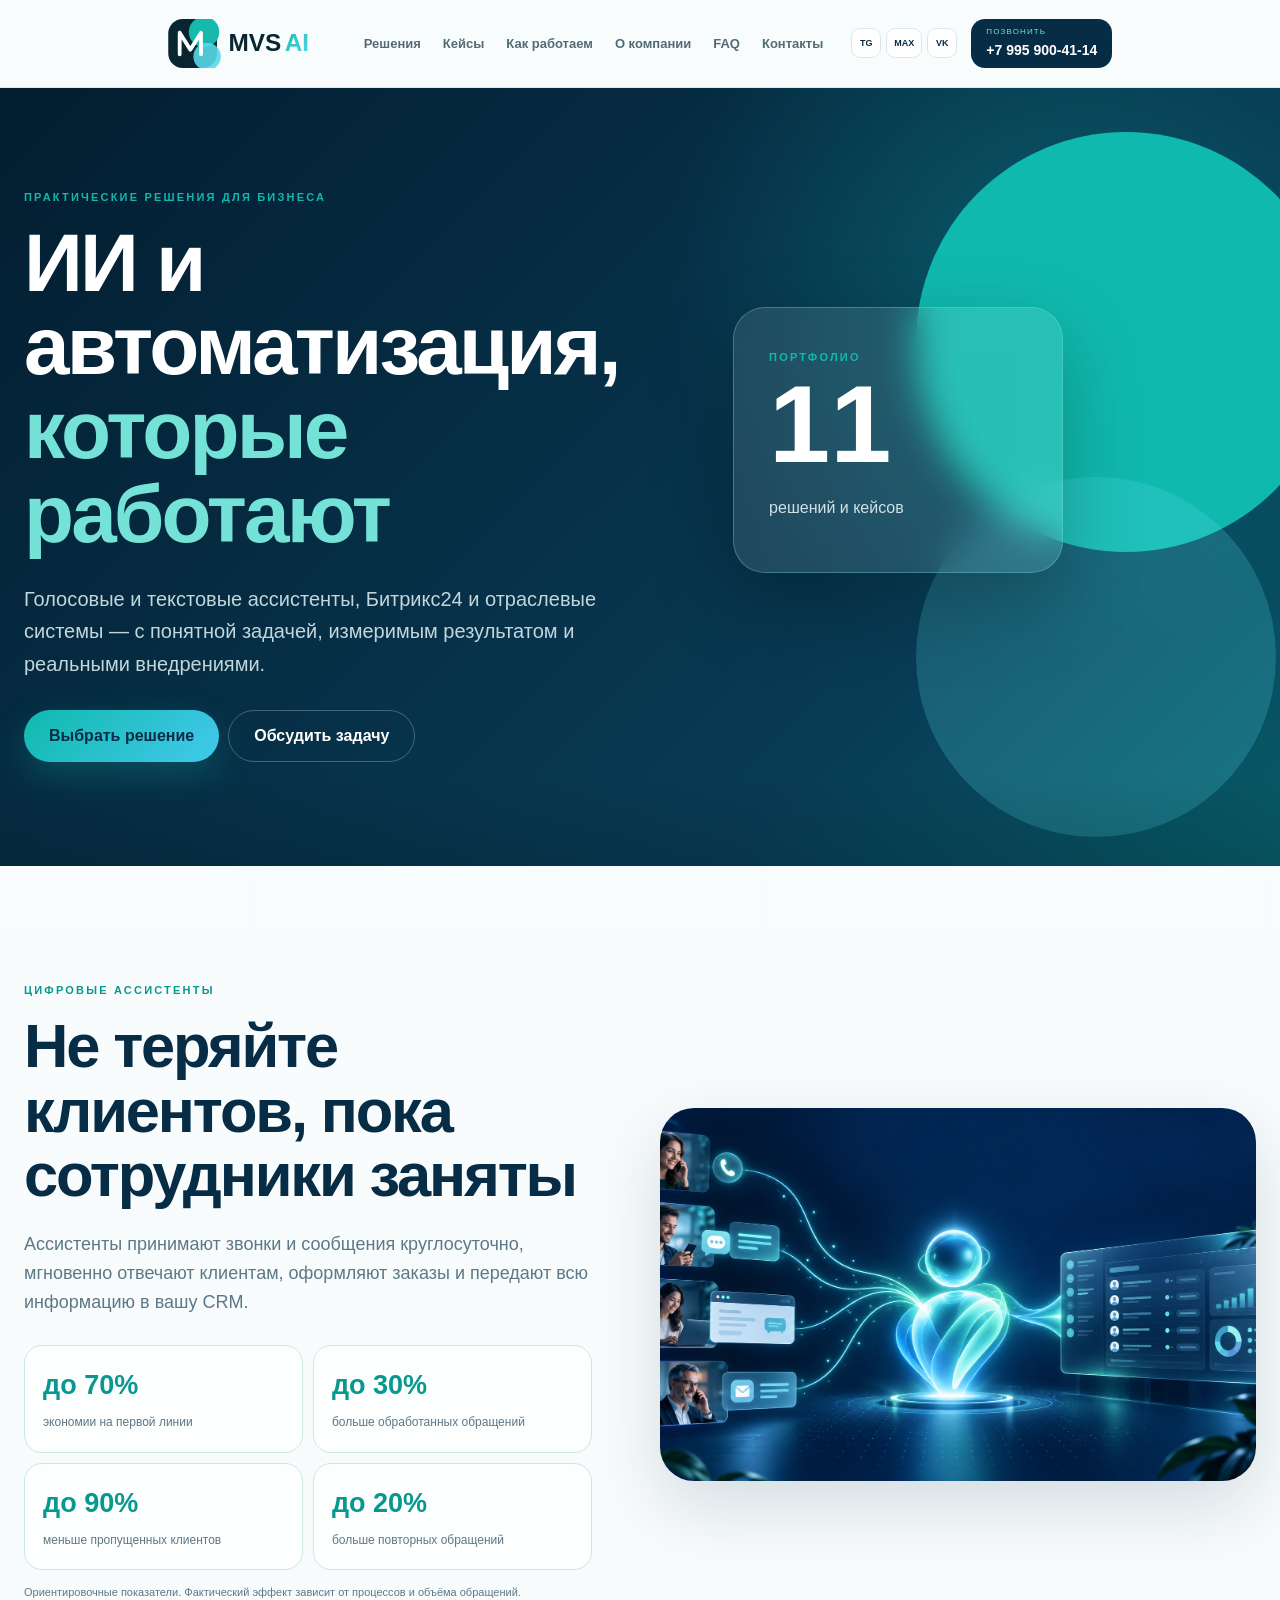
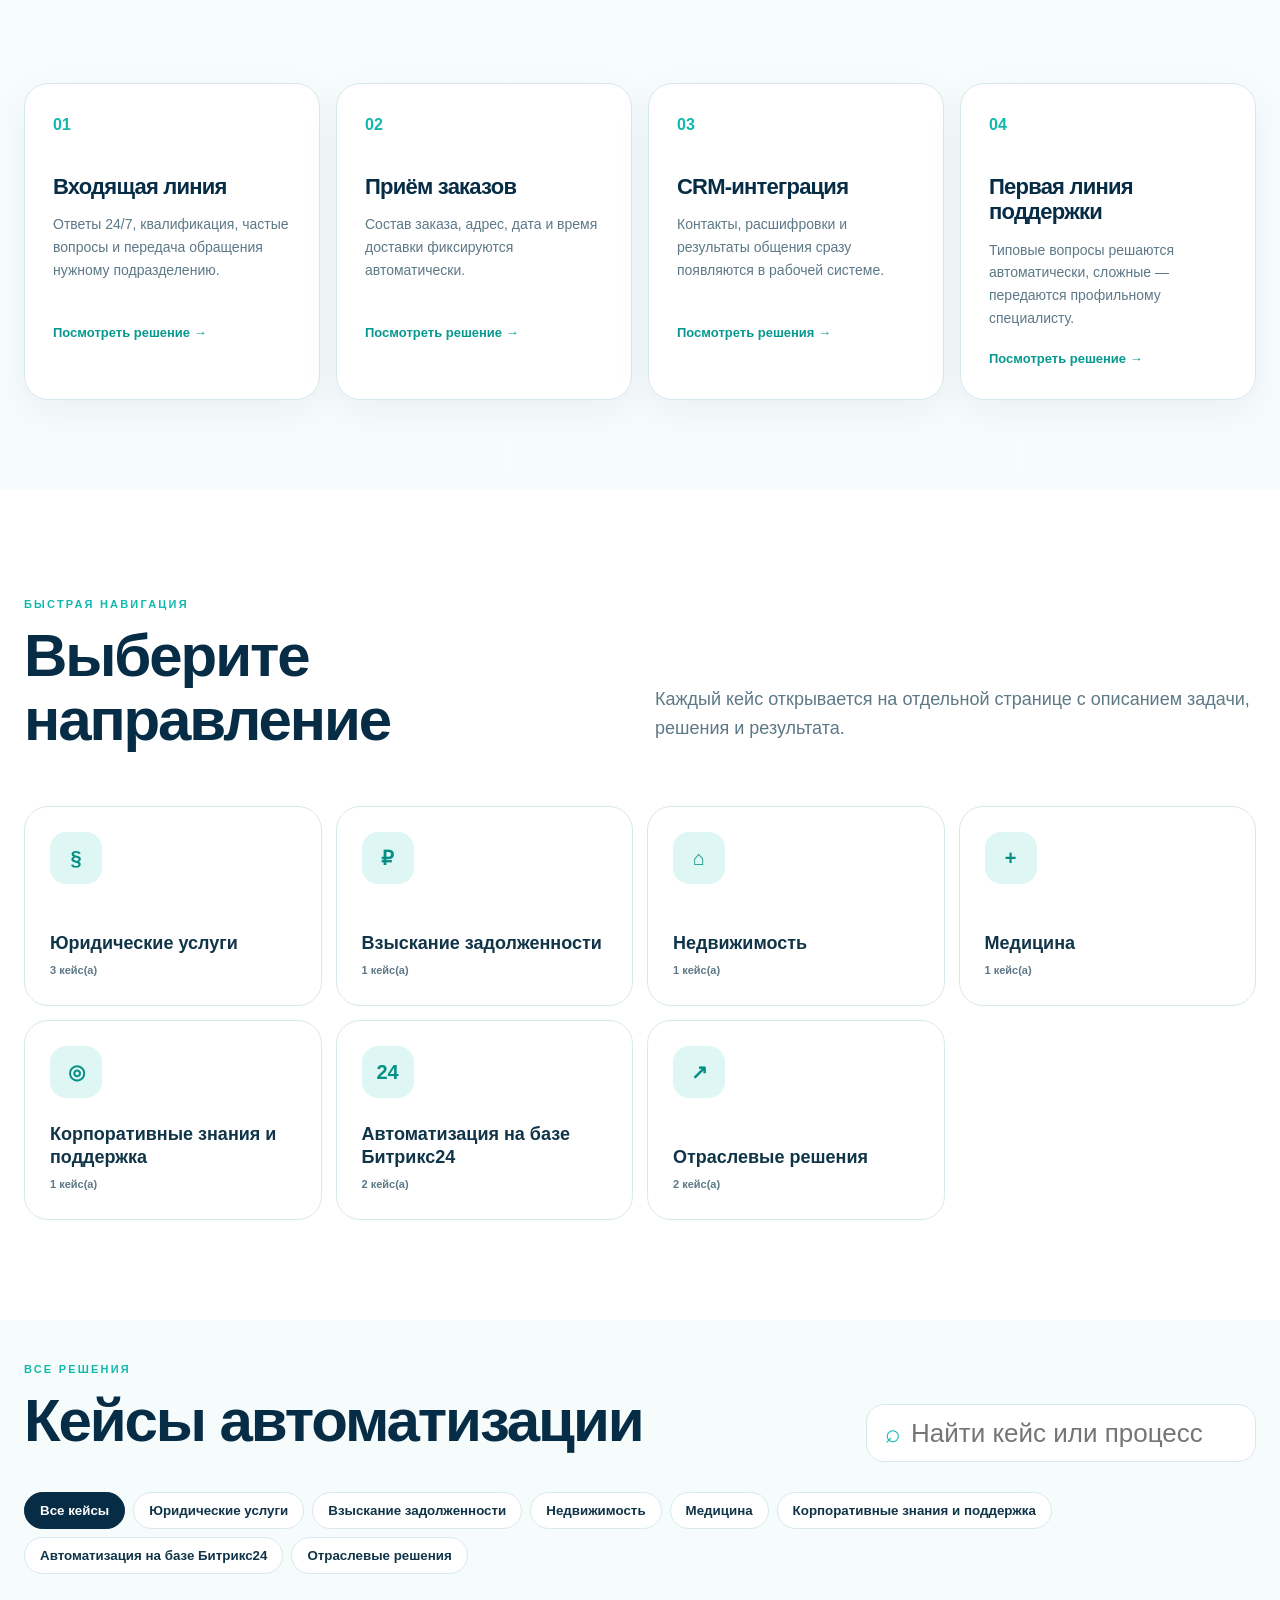
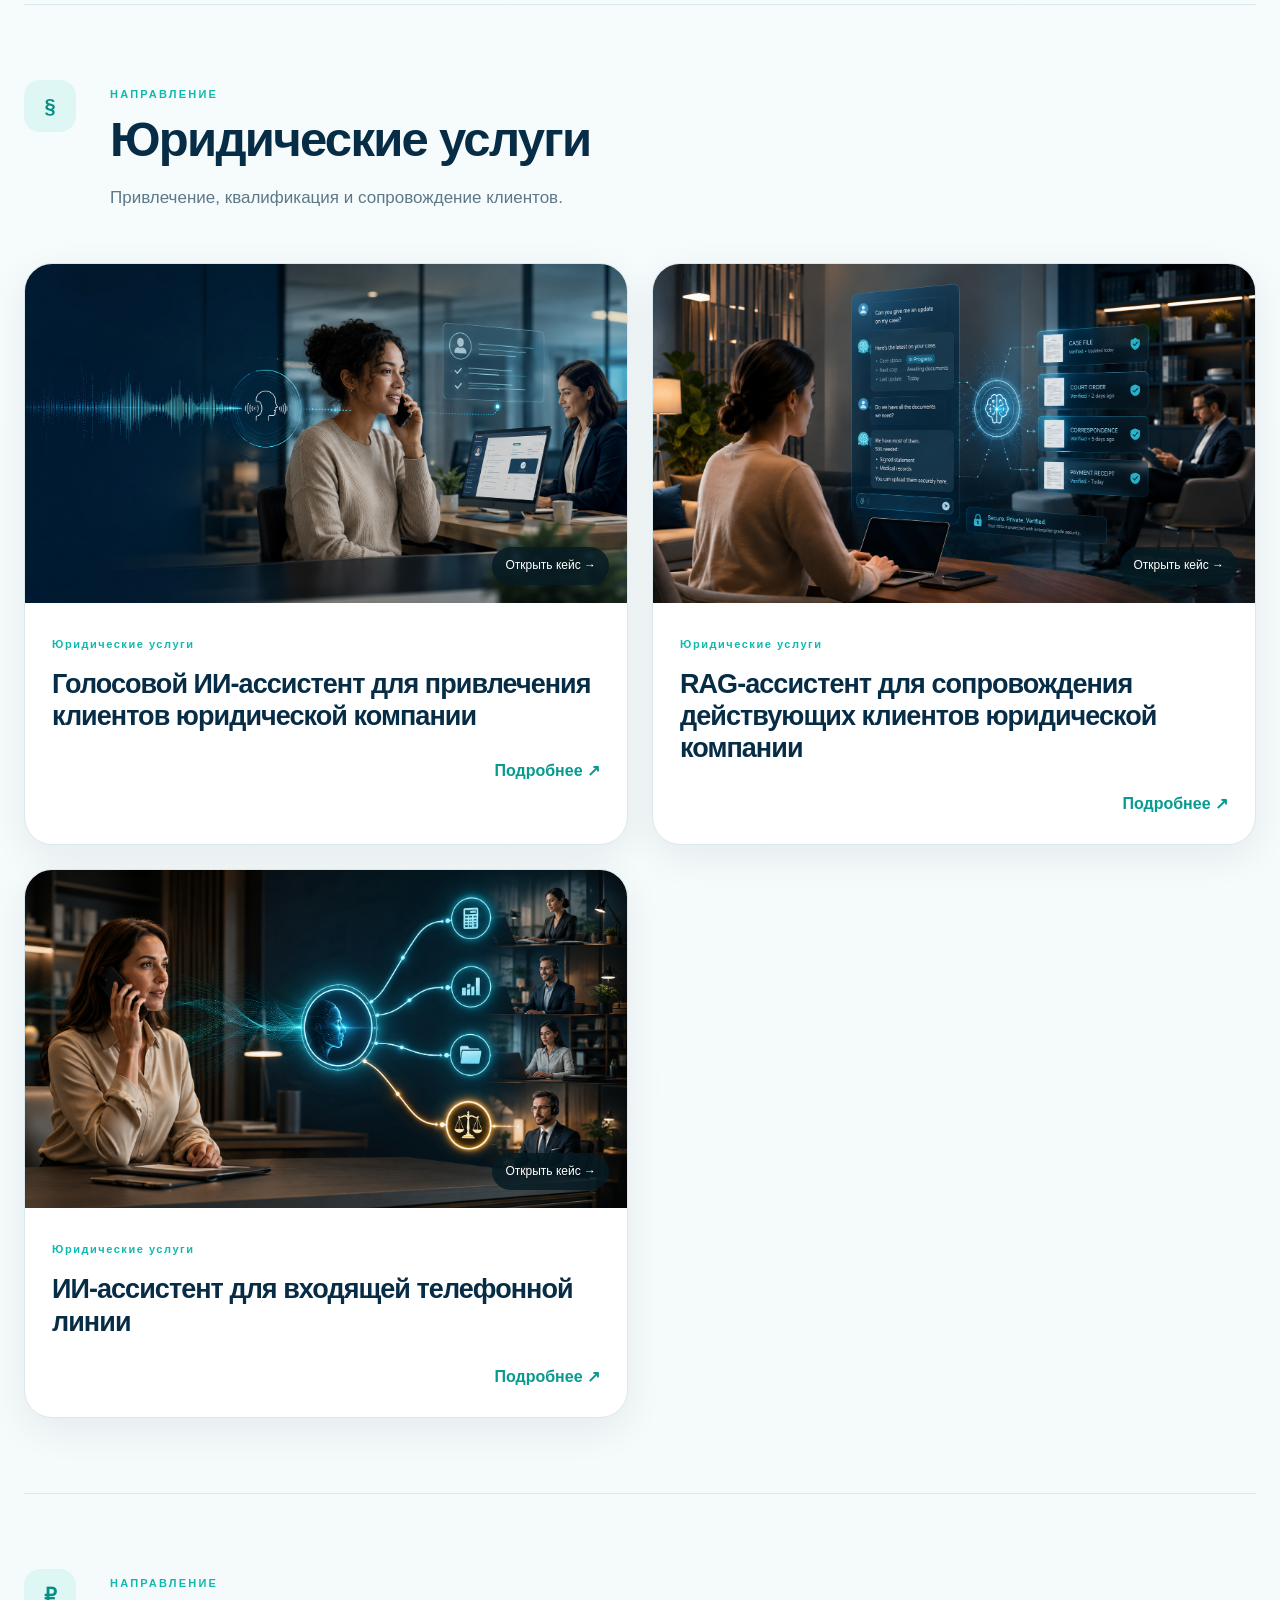
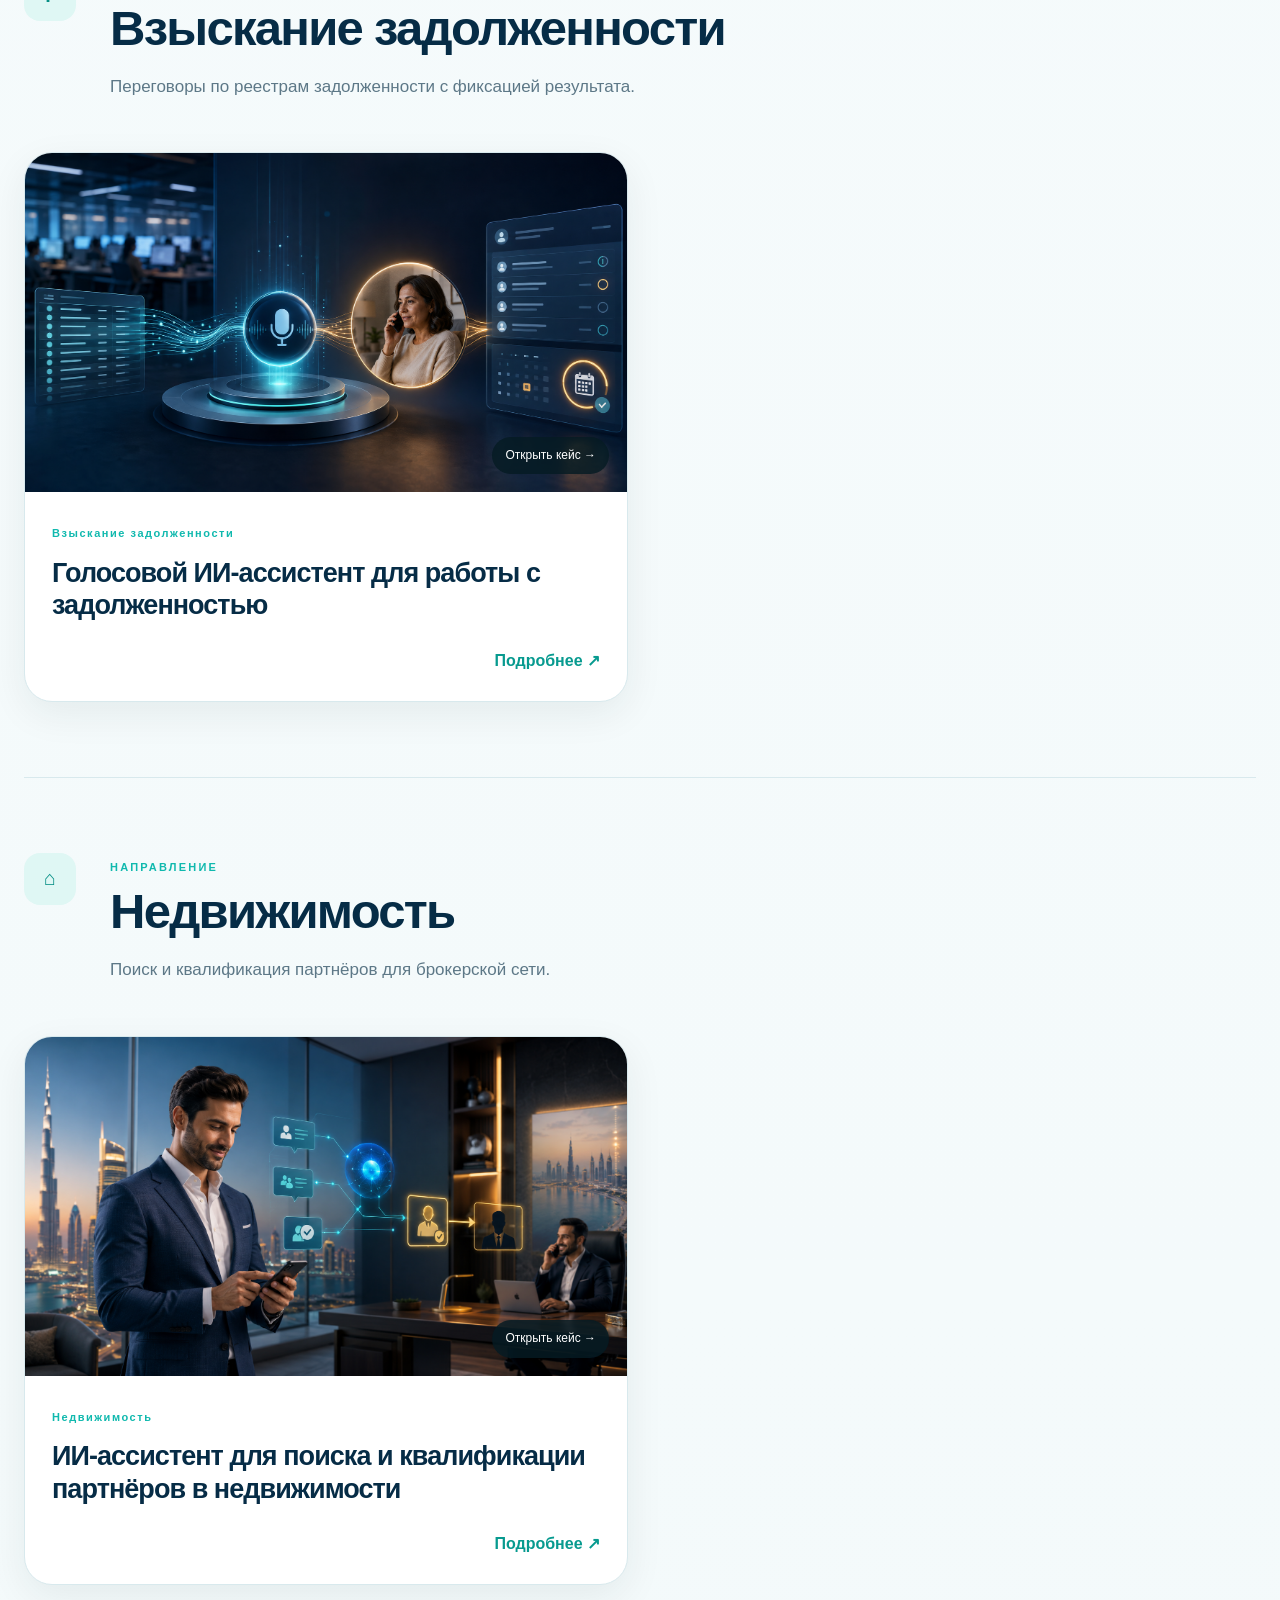
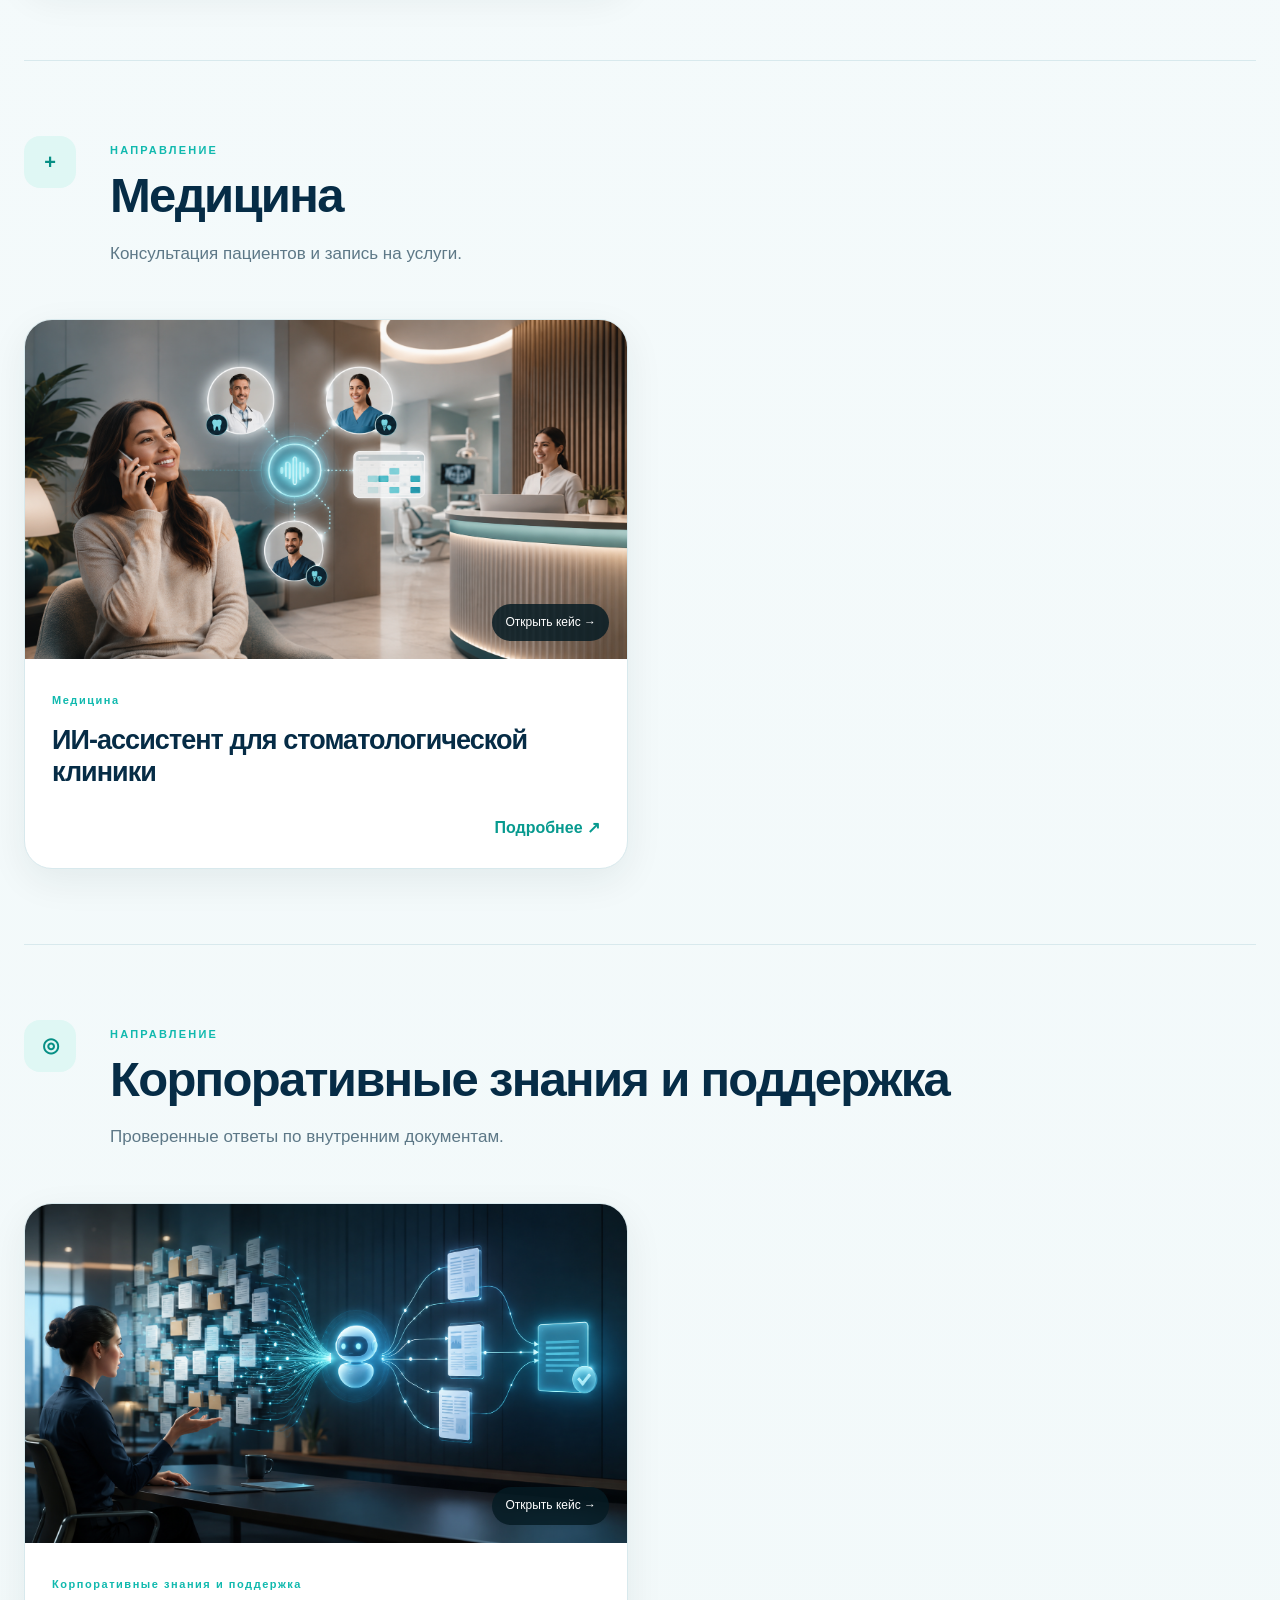
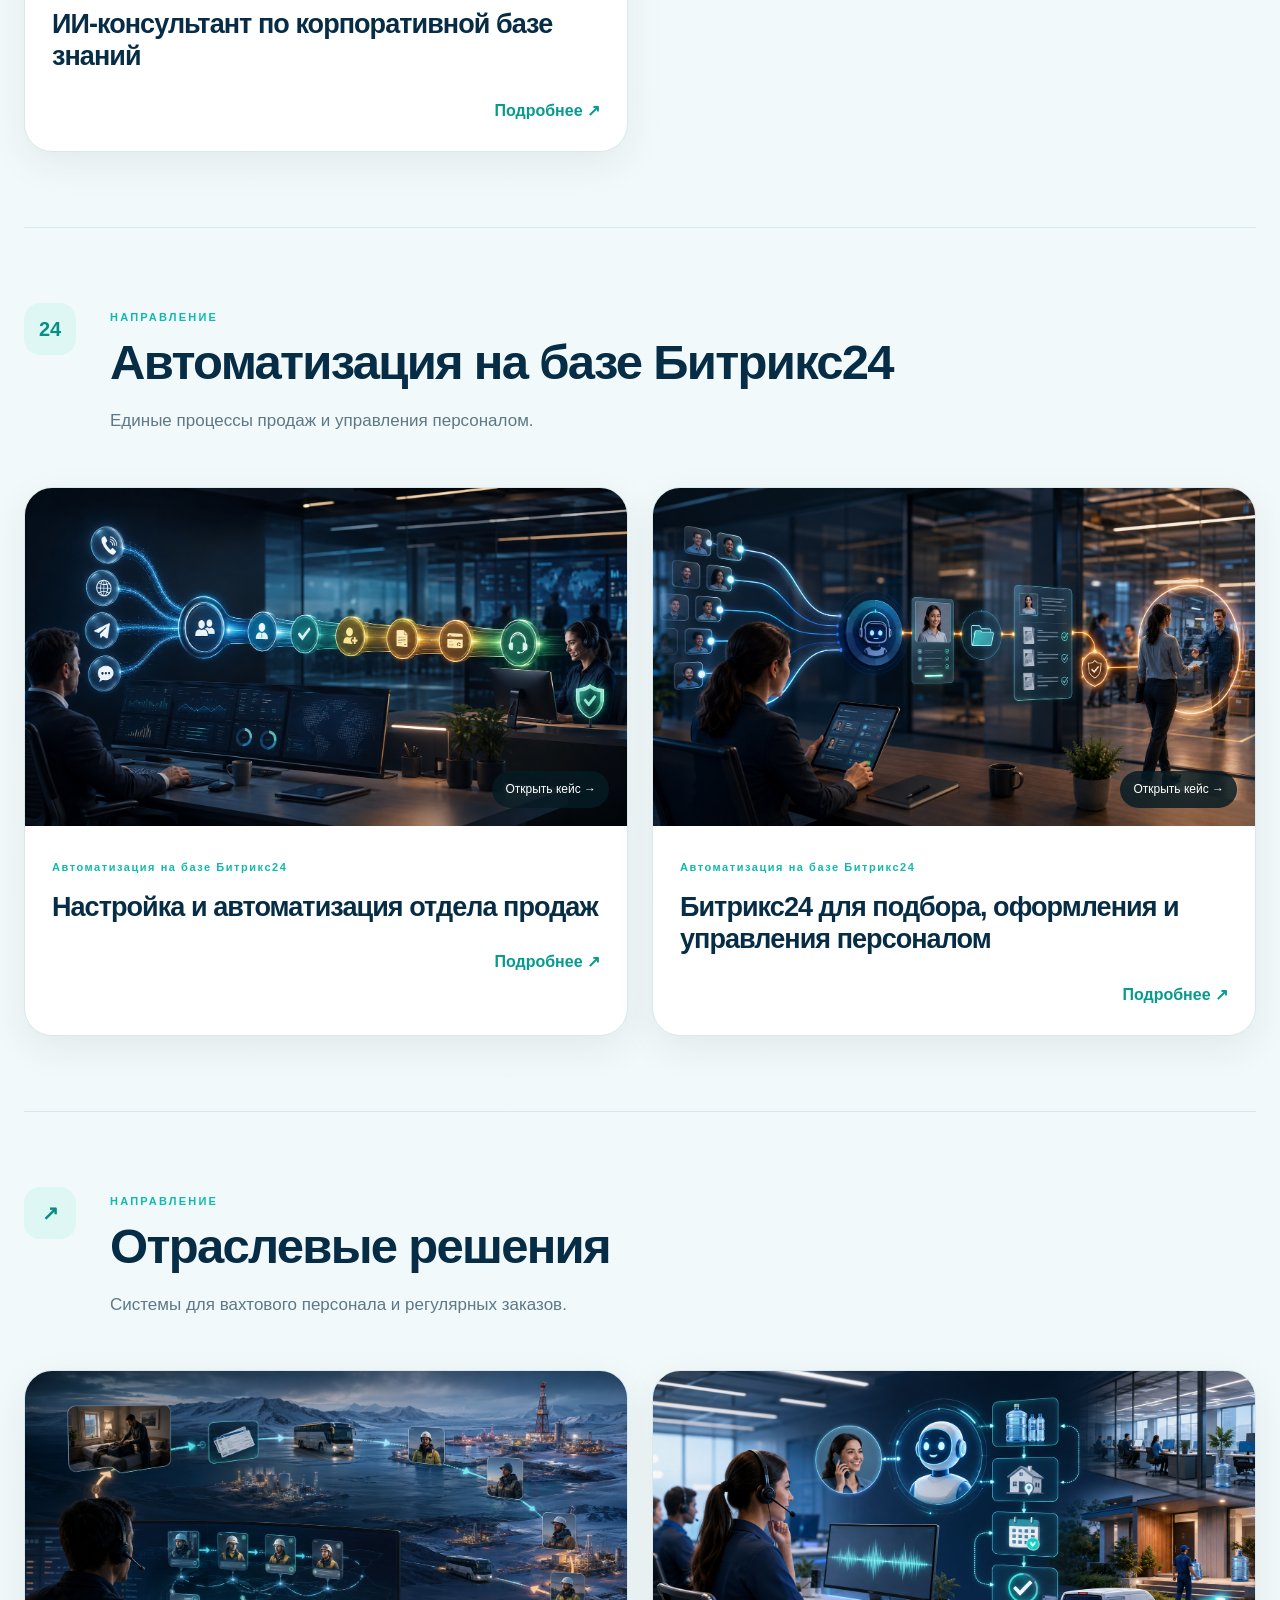
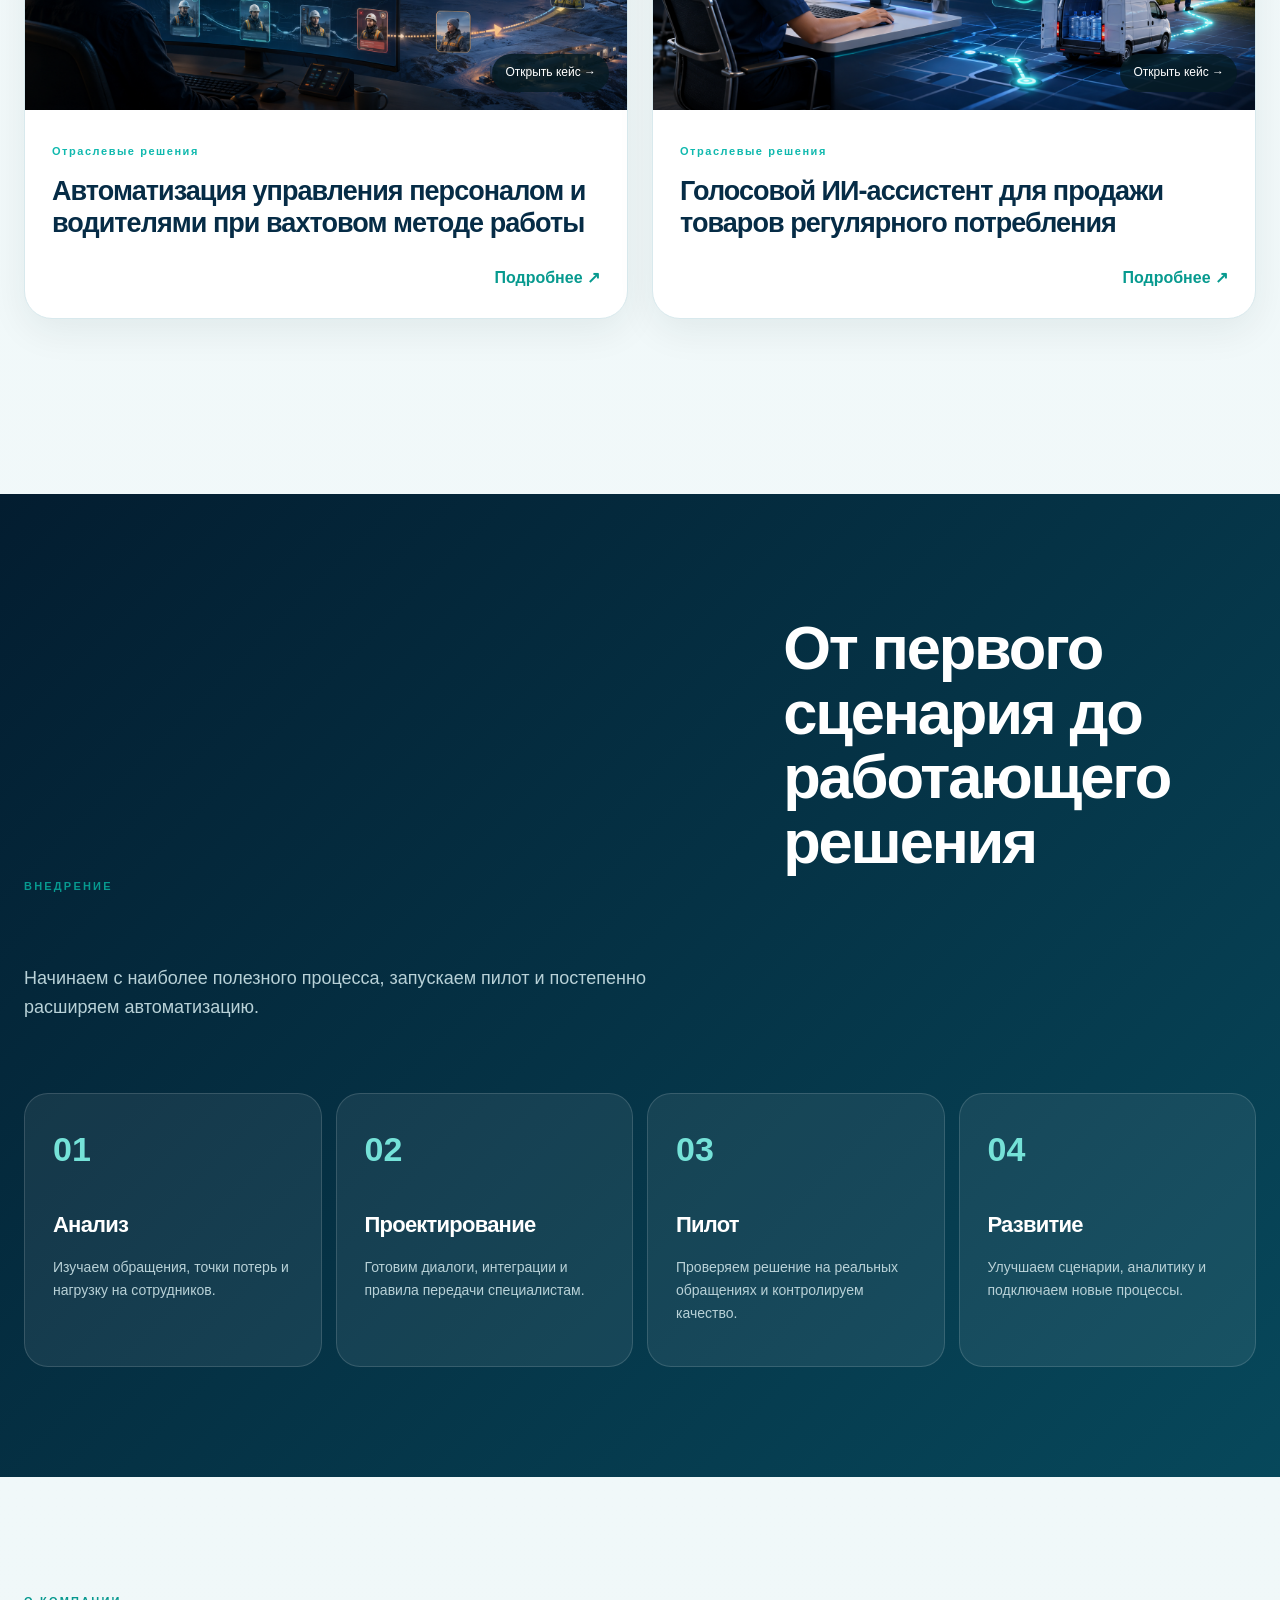
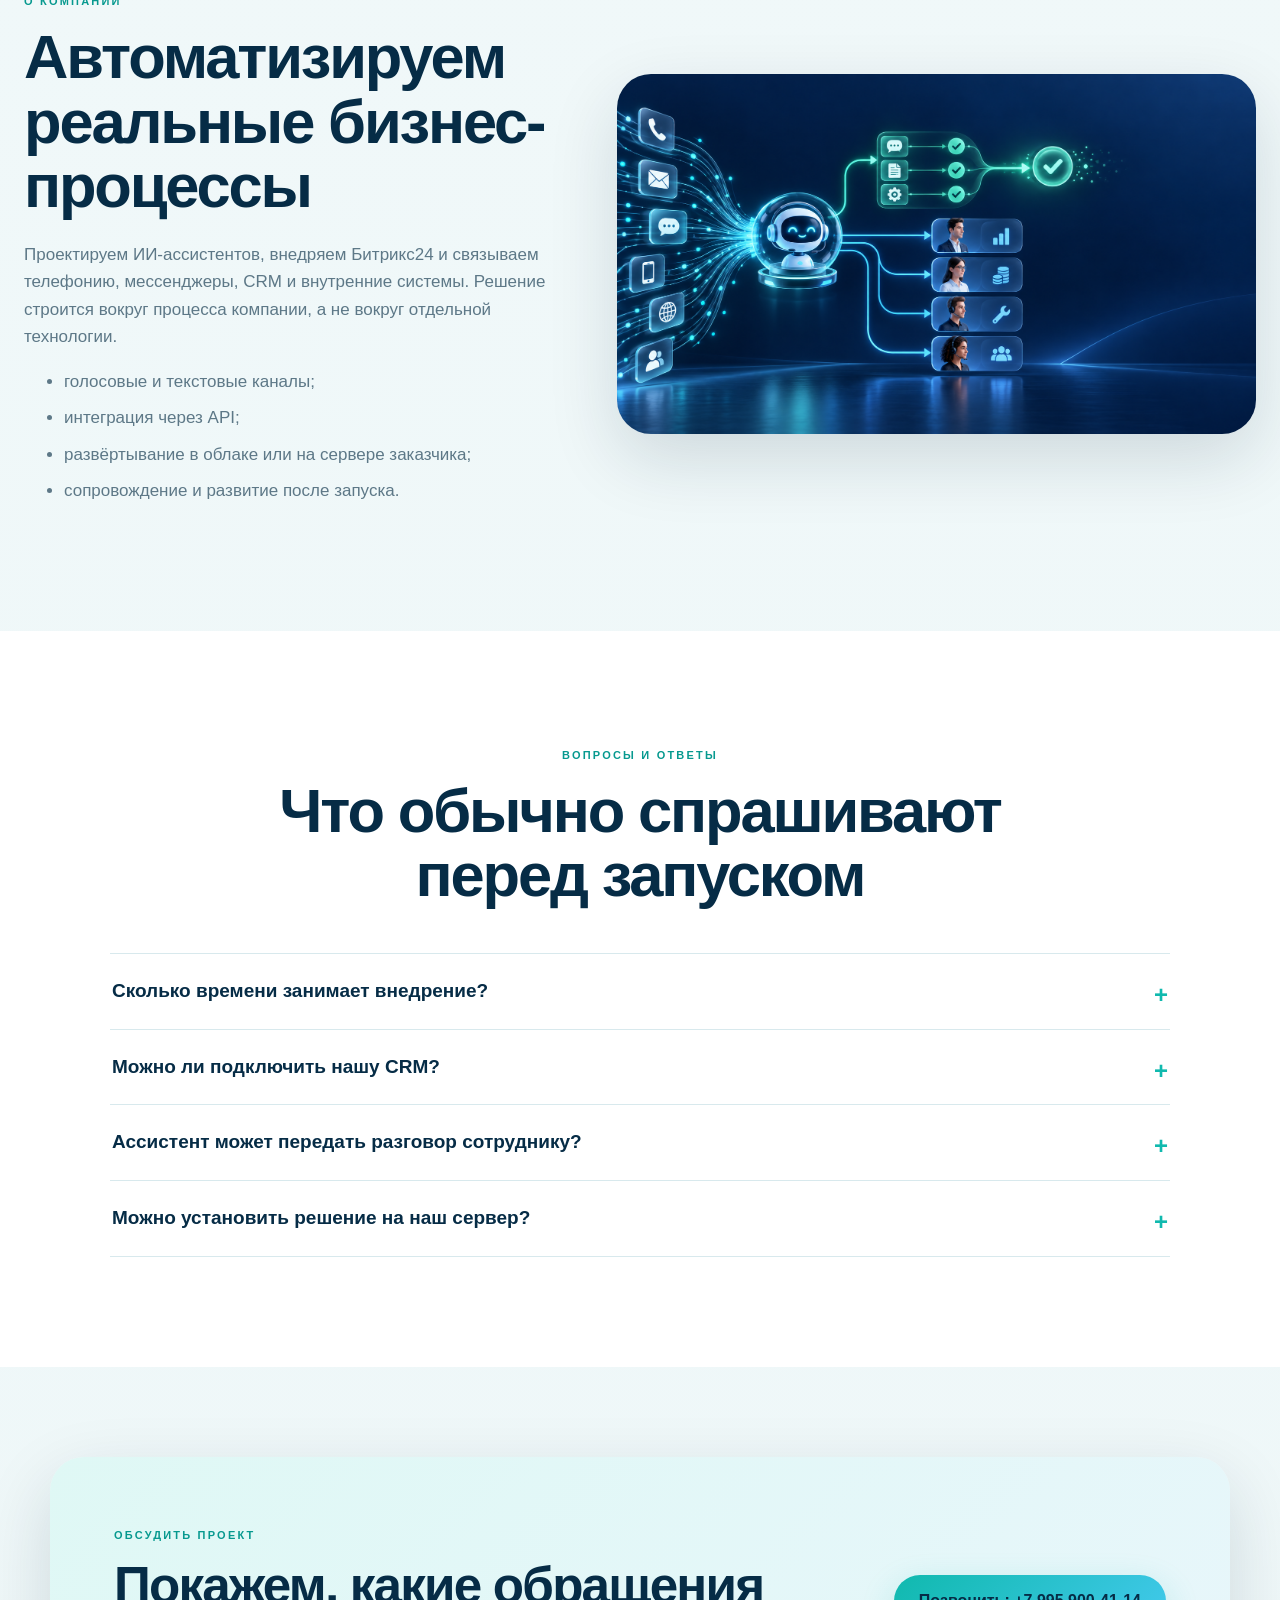
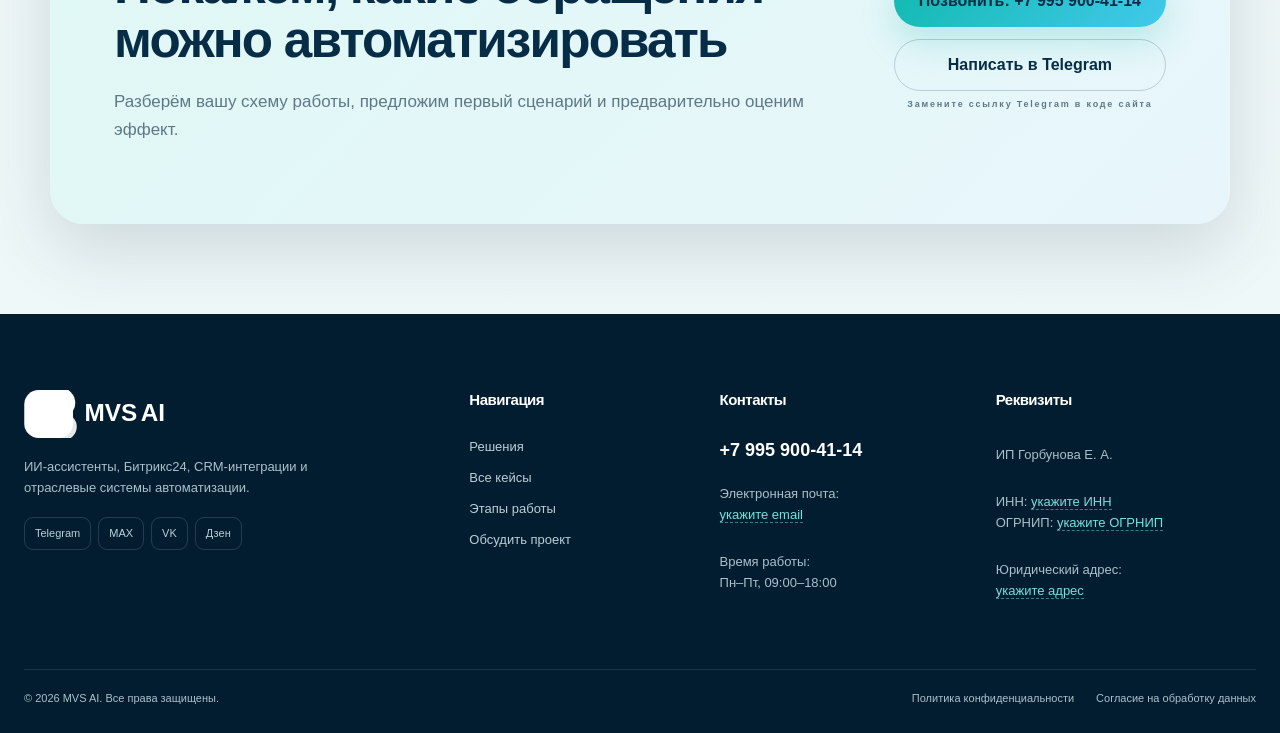
<file: static/portfolio/index.html>
<!doctype html><html lang="ru"><head><meta charset="utf-8"><meta name="viewport" content="width=device-width,initial-scale=1"><title>Портфолио автоматизации бизнеса</title><meta name="theme-color" content="#082531"><link rel="stylesheet" href="styles.css"><meta name="description" content="ИИ-ассистенты, автоматизация Битрикс24 и CRM-интеграции для продаж, поддержки и управления бизнес-процессами."><meta name="robots" content="index,follow"><meta property="og:type" content="website"><meta property="og:title" content="MVS AI — автоматизация бизнеса"><meta property="og:description" content="ИИ-ассистенты, автоматизация Битрикс24 и CRM-интеграции для продаж, поддержки и управления бизнес-процессами."><meta property="og:image" content="assets/hero-digital-assistant.png"><link rel="icon" href="assets/favicon.svg" type="image/svg+xml"><link rel="stylesheet" href="refresh.css"></head><body><header class="site-header">
  <div class="header-inner">
    <a class="brand" href="index.html" aria-label="MVS AI — главная">
      <img class="brand-logo" src="assets/logo.svg" alt="MVS AI">
      <span class="brand-copy"><b>MVS AI</b><small>автоматизация бизнеса</small></span>
    </a>
    <button class="menu" type="button" aria-label="Открыть меню" aria-expanded="false"><i></i><i></i><i></i></button>
    <nav class="main-nav" aria-label="Основное меню">
      <a href="index.html#solutions">Решения</a>
      <a href="index.html#cases">Кейсы</a>
      <a href="index.html#process">Как работаем</a>
      <a href="index.html#about">О компании</a>
      <a href="index.html#faq">FAQ</a>
      <a href="index.html#contacts">Контакты</a>
    </nav>
    <div class="header-actions">
      <div class="social-mini" aria-label="Социальные сети">
        <!-- ЗАМЕНИТЕ # НА ВАШИ ССЫЛКИ -->
        <a href="#" aria-label="Telegram">TG</a><a href="#" aria-label="MAX">MAX</a><a href="#" aria-label="VK">VK</a>
      </div>
      <a class="header-phone" href="tel:+79959004114"><small>Позвонить</small><b>+7 995 900-41-14</b></a>
    </div>
  </div>
</header><main><section class="hero"><div><small>ПРАКТИЧЕСКИЕ РЕШЕНИЯ ДЛЯ БИЗНЕСА</small><h1>ИИ и автоматизация,<br><em>которые работают</em></h1><p>Голосовые и текстовые ассистенты, Битрикс24 и отраслевые системы — с понятной задачей, измеримым результатом и реальными внедрениями.</p><a class="btn" href="#cases">Выбрать решение</a><a class="btn ghost" href="tel:+79959004114">Обсудить задачу</a></div><aside><i></i><i></i><section><small>ПОРТФОЛИО</small><strong>11</strong><p>решений и кейсов</p></section></aside></section><section class="value" id="solutions">
  <div class="value-copy"><small>ЦИФРОВЫЕ АССИСТЕНТЫ</small><h2>Не теряйте клиентов, пока сотрудники заняты</h2><p>Ассистенты принимают звонки и сообщения круглосуточно, мгновенно отвечают клиентам, оформляют заказы и передают всю информацию в вашу CRM.</p><div class="metric-grid"><div><strong>до 70%</strong><span>экономии на первой линии</span></div><div><strong>до 30%</strong><span>больше обработанных обращений</span></div><div><strong>до 90%</strong><span>меньше пропущенных клиентов</span></div><div><strong>до 20%</strong><span>больше повторных обращений</span></div></div><p class="metric-note">Ориентировочные показатели. Фактический эффект зависит от процессов и объёма обращений.</p></div>
  <figure class="value-image"><img src="assets/hero-digital-assistant.png" alt="Цифровой ассистент объединяет звонки, сообщения и CRM"></figure>
</section>
<section class="solution-cards">
  <article><span>01</span><h3>Входящая линия</h3><p>Ответы 24/7, квалификация, частые вопросы и передача обращения нужному подразделению.</p><a href="cases/legal-inbound-routing.html">Посмотреть решение →</a></article>
  <article><span>02</span><h3>Приём заказов</h3><p>Состав заказа, адрес, дата и время доставки фиксируются автоматически.</p><a href="cases/recurring-goods.html">Посмотреть решение →</a></article>
  <article><span>03</span><h3>CRM-интеграция</h3><p>Контакты, расшифровки и результаты общения сразу появляются в рабочей системе.</p><a href="#bitrix24">Посмотреть решения →</a></article>
  <article><span>04</span><h3>Первая линия поддержки</h3><p>Типовые вопросы решаются автоматически, сложные — передаются профильному специалисту.</p><a href="cases/corporate-rag.html">Посмотреть решение →</a></article>
</section><section class="directions"><div class="intro"><div><small>БЫСТРАЯ НАВИГАЦИЯ</small><h2>Выберите направление</h2></div><p>Каждый кейс открывается на отдельной странице с описанием задачи, решения и результата.</p></div><div class="tiles"><a class="tile" href="#legal"><span>§</span><b>Юридические услуги</b><small>3 кейс(а)</small></a><a class="tile" href="#debt"><span>₽</span><b>Взыскание задолженности</b><small>1 кейс(а)</small></a><a class="tile" href="#real-estate"><span>⌂</span><b>Недвижимость</b><small>1 кейс(а)</small></a><a class="tile" href="#healthcare"><span>+</span><b>Медицина</b><small>1 кейс(а)</small></a><a class="tile" href="#knowledge"><span>◎</span><b>Корпоративные знания и поддержка</b><small>1 кейс(а)</small></a><a class="tile" href="#bitrix24"><span>24</span><b>Автоматизация на базе Битрикс24</b><small>2 кейс(а)</small></a><a class="tile" href="#industry"><span>↗</span><b>Отраслевые решения</b><small>2 кейс(а)</small></a></div></section><section class="cases" id="cases"><div class="case-head"><div><small>ВСЕ РЕШЕНИЯ</small><h2>Кейсы автоматизации</h2></div><label>⌕<input id="search" placeholder="Найти кейс или процесс"></label></div><div class="filters"><button class="active" data-filter="all">Все кейсы</button><button data-filter="legal">Юридические услуги</button><button data-filter="debt">Взыскание задолженности</button><button data-filter="real-estate">Недвижимость</button><button data-filter="healthcare">Медицина</button><button data-filter="knowledge">Корпоративные знания и поддержка</button><button data-filter="bitrix24">Автоматизация на базе Битрикс24</button><button data-filter="industry">Отраслевые решения</button></div><p id="status"></p><section class="category" id="legal"><div class="section-title"><span>§</span><div><small>НАПРАВЛЕНИЕ</small><h2>Юридические услуги</h2><p>Привлечение, квалификация и сопровождение клиентов.</p></div></div><div class="cards"><a class="card" href="cases/legal-lead-qualification.html" data-cat="legal" data-q="голосовой ии-ассистент для привлечения клиентов юридической компании юридические услуги"><figure><img src="assets/legal-lead-qualification.png" alt="Голосовой ИИ-ассистент квалифицирует клиента юридической компании"><span>Открыть кейс →</span></figure><div><small>Юридические услуги</small><h3>Голосовой ИИ-ассистент для привлечения клиентов юридической компании</h3><b>Подробнее ↗</b></div></a><a class="card" href="cases/legal-rag-support.html" data-cat="legal" data-q="rag-ассистент для сопровождения действующих клиентов юридической компании юридические услуги"><figure><img src="assets/legal-rag-support.png" alt="RAG-ассистент отвечает клиенту на основе проверенных юридических документов"><span>Открыть кейс →</span></figure><div><small>Юридические услуги</small><h3>RAG-ассистент для сопровождения действующих клиентов юридической компании</h3><b>Подробнее ↗</b></div></a><a class="card" href="cases/legal-inbound-routing.html" data-cat="legal" data-q="ии-ассистент для входящей телефонной линии юридические услуги"><figure><img src="assets/legal-inbound-routing.png" alt="ИИ-ассистент направляет входящий звонок в подразделение или профильному юристу"><span>Открыть кейс →</span></figure><div><small>Юридические услуги</small><h3>ИИ-ассистент для входящей телефонной линии</h3><b>Подробнее ↗</b></div></a></div></section><section class="category" id="debt"><div class="section-title"><span>₽</span><div><small>НАПРАВЛЕНИЕ</small><h2>Взыскание задолженности</h2><p>Переговоры по реестрам задолженности с фиксацией результата.</p></div></div><div class="cards"><a class="card" href="cases/debt-collection.html" data-cat="debt" data-q="голосовой ии-ассистент для работы с задолженностью взыскание задолженности"><figure><img src="assets/debt-collection-assistant.png" alt="Голосовой ИИ-ассистент обрабатывает реестр задолженности и фиксирует обещание платежа"><span>Открыть кейс →</span></figure><div><small>Взыскание задолженности</small><h3>Голосовой ИИ-ассистент для работы с задолженностью</h3><b>Подробнее ↗</b></div></a></div></section><section class="category" id="real-estate"><div class="section-title"><span>⌂</span><div><small>НАПРАВЛЕНИЕ</small><h2>Недвижимость</h2><p>Поиск и квалификация партнёров для брокерской сети.</p></div></div><div class="cards"><a class="card" href="cases/broker-outreach.html" data-cat="real-estate" data-q="ии-ассистент для поиска и квалификации партнёров в недвижимости недвижимость"><figure><img src="assets/real-estate-broker-outreach.png" alt="ИИ-ассистент квалифицирует брокера для партнёрства в недвижимости"><span>Открыть кейс →</span></figure><div><small>Недвижимость</small><h3>ИИ-ассистент для поиска и квалификации партнёров в недвижимости</h3><b>Подробнее ↗</b></div></a></div></section><section class="category" id="healthcare"><div class="section-title"><span>+</span><div><small>НАПРАВЛЕНИЕ</small><h2>Медицина</h2><p>Консультация пациентов и запись на услуги.</p></div></div><div class="cards"><a class="card" href="cases/dental-assistant.html" data-cat="healthcare" data-q="ии-ассистент для стоматологической клиники медицина"><figure><img src="assets/dental-ai-receptionist.png" alt="ИИ-ассистент стоматологической клиники подбирает врача и время приёма"><span>Открыть кейс →</span></figure><div><small>Медицина</small><h3>ИИ-ассистент для стоматологической клиники</h3><b>Подробнее ↗</b></div></a></div></section><section class="category" id="knowledge"><div class="section-title"><span>◎</span><div><small>НАПРАВЛЕНИЕ</small><h2>Корпоративные знания и поддержка</h2><p>Проверенные ответы по внутренним документам.</p></div></div><div class="cards"><a class="card" href="cases/corporate-rag.html" data-cat="knowledge" data-q="ии-консультант по корпоративной базе знаний корпоративные знания и поддержка"><figure><img src="assets/corporate-rag-knowledge.png" alt="ИИ-консультант находит проверенный ответ в корпоративной базе знаний"><span>Открыть кейс →</span></figure><div><small>Корпоративные знания и поддержка</small><h3>ИИ-консультант по корпоративной базе знаний</h3><b>Подробнее ↗</b></div></a></div></section><section class="category" id="bitrix24"><div class="section-title"><span>24</span><div><small>НАПРАВЛЕНИЕ</small><h2>Автоматизация на базе Битрикс24</h2><p>Единые процессы продаж и управления персоналом.</p></div></div><div class="cards"><a class="card" href="cases/sales-automation.html" data-cat="bitrix24" data-q="настройка и автоматизация отдела продаж автоматизация на базе битрикс24"><figure><img src="assets/bitrix24-sales-automation.png" alt="Автоматизация отдела продаж от поступления обращения до оплаты и сопровождения"><span>Открыть кейс →</span></figure><div><small>Автоматизация на базе Битрикс24</small><h3>Настройка и автоматизация отдела продаж</h3><b>Подробнее ↗</b></div></a><a class="card" href="cases/hr-automation.html" data-cat="bitrix24" data-q="битрикс24 для подбора, оформления и управления персоналом автоматизация на базе битрикс24"><figure><img src="assets/bitrix24-hr-automation.png" alt="Автоматизация подбора, квалификации, сбора документов и оформления кандидатов"><span>Открыть кейс →</span></figure><div><small>Автоматизация на базе Битрикс24</small><h3>Битрикс24 для подбора, оформления и управления персоналом</h3><b>Подробнее ↗</b></div></a></div></section><section class="category" id="industry"><div class="section-title"><span>↗</span><div><small>НАПРАВЛЕНИЕ</small><h2>Отраслевые решения</h2><p>Системы для вахтового персонала и регулярных заказов.</p></div></div><div class="cards"><a class="card" href="cases/shift-workforce.html" data-cat="industry" data-q="автоматизация управления персоналом и водителями при вахтовом методе работы отраслевые решения"><figure><img src="assets/shift-workforce-management.png" alt="Управление движением работников и водителей между вахтой, объектами и межвахтой"><span>Открыть кейс →</span></figure><div><small>Отраслевые решения</small><h3>Автоматизация управления персоналом и водителями при вахтовом методе работы</h3><b>Подробнее ↗</b></div></a><a class="card" href="cases/recurring-goods.html" data-cat="industry" data-q="голосовой ии-ассистент для продажи товаров регулярного потребления отраслевые решения"><figure><img src="assets/recurring-goods-voice-assistant.png" alt="Голосовой ИИ-ассистент оформляет повторный заказ и доставку воды"><span>Открыть кейс →</span></figure><div><small>Отраслевые решения</small><h3>Голосовой ИИ-ассистент для продажи товаров регулярного потребления</h3><b>Подробнее ↗</b></div></a></div></section></section><section class="process" id="process"><div class="section-intro"><small>ВНЕДРЕНИЕ</small><h2>От первого сценария до работающего решения</h2><p>Начинаем с наиболее полезного процесса, запускаем пилот и постепенно расширяем автоматизацию.</p></div><div class="process-grid"><article><b>01</b><h3>Анализ</h3><p>Изучаем обращения, точки потерь и нагрузку на сотрудников.</p></article><article><b>02</b><h3>Проектирование</h3><p>Готовим диалоги, интеграции и правила передачи специалистам.</p></article><article><b>03</b><h3>Пилот</h3><p>Проверяем решение на реальных обращениях и контролируем качество.</p></article><article><b>04</b><h3>Развитие</h3><p>Улучшаем сценарии, аналитику и подключаем новые процессы.</p></article></div></section>
<section class="about" id="about"><div><small>О КОМПАНИИ</small><h2>Автоматизируем реальные бизнес-процессы</h2><p>Проектируем ИИ-ассистентов, внедряем Битрикс24 и связываем телефонию, мессенджеры, CRM и внутренние системы. Решение строится вокруг процесса компании, а не вокруг отдельной технологии.</p><ul><li>голосовые и текстовые каналы;</li><li>интеграция через API;</li><li>развёртывание в облаке или на сервере заказчика;</li><li>сопровождение и развитие после запуска.</li></ul></div><img src="assets/support-routing.png" alt="Интеллектуальная маршрутизация обращений"></section>
<section class="faq" id="faq"><div class="section-intro"><small>ВОПРОСЫ И ОТВЕТЫ</small><h2>Что обычно спрашивают перед запуском</h2></div><div class="faq-list"><details><summary>Сколько времени занимает внедрение?</summary><p>Срок зависит от сценария и количества интеграций. Пилот одного процесса обычно запускается быстрее комплексной автоматизации нескольких подразделений.</p></details><details><summary>Можно ли подключить нашу CRM?</summary><p>Да, если система предоставляет API. Работаем с Битрикс24, amoCRM, YCLIENTS и собственными системами заказчика.</p></details><details><summary>Ассистент может передать разговор сотруднику?</summary><p>Да. Он может перевести звонок, создать задачу, направить сообщение или передать структурированную заявку ответственному специалисту.</p></details><details><summary>Можно установить решение на наш сервер?</summary><p>Для проектов с повышенными требованиями к размещению данных предусмотрен вариант развёртывания в инфраструктуре заказчика.</p></details></div></section>
<section class="contact" id="contacts"><div><small>ОБСУДИТЬ ПРОЕКТ</small><h2>Покажем, какие обращения можно автоматизировать</h2><p>Разберём вашу схему работы, предложим первый сценарий и предварительно оценим эффект.</p></div><div class="contact-actions"><a class="btn" href="tel:+79959004114">Позвонить: +7 995 900-41-14</a><a class="btn ghost-dark" href="#">Написать в Telegram</a><small>Замените ссылку Telegram в коде сайта</small></div></section><section class="cta legacy-cta"><div><small>НАЧНЁМ С ВАШЕЙ ЗАДАЧИ</small><h2>Обсудим процесс и подберём решение</h2><p>Разберём текущую схему работы, точки потерь и возможный формат автоматизации.</p></div><a class="btn" href="tel:+79959004114">+7 995 900-41-14</a></section></main><footer class="site-footer" id="site-footer">
  <div class="footer-grid">
    <div class="footer-brand">
      <a class="brand brand-light" href="index.html"><img class="brand-logo" src="assets/logo.svg" alt="MVS AI"><span class="brand-copy"><b>MVS AI</b><small>автоматизация бизнеса</small></span></a>
      <p>ИИ-ассистенты, Битрикс24, CRM-интеграции и отраслевые системы автоматизации.</p>
      <div class="social-links">
        <!-- ЗАМЕНИТЕ # НА ВАШИ ССЫЛКИ -->
        <a href="#">Telegram</a><a href="#">MAX</a><a href="#">VK</a><a href="#">Дзен</a>
      </div>
    </div>
    <div><h3>Навигация</h3><a href="index.html#solutions">Решения</a><a href="index.html#cases">Все кейсы</a><a href="index.html#process">Этапы работы</a><a href="index.html#contacts">Обсудить проект</a></div>
    <div><h3>Контакты</h3><a class="footer-phone" href="tel:+79959004114">+7 995 900-41-14</a><p>Электронная почта:<br><span class="placeholder">укажите email</span></p><p>Время работы:<br>Пн–Пт, 09:00–18:00</p></div>
    <div><h3>Реквизиты</h3><p>ИП Горбунова Е. А.</p><p>ИНН: <span class="placeholder">укажите ИНН</span><br>ОГРНИП: <span class="placeholder">укажите ОГРНИП</span></p><p>Юридический адрес:<br><span class="placeholder">укажите адрес</span></p></div>
  </div>
  <div class="footer-bottom"><span>© 2026 MVS AI. Все права защищены.</span><div><a href="privacy.html">Политика конфиденциальности</a><a href="index.html#contacts">Согласие на обработку данных</a></div></div>
</footer><script src="script.js"></script></body></html>
</file>
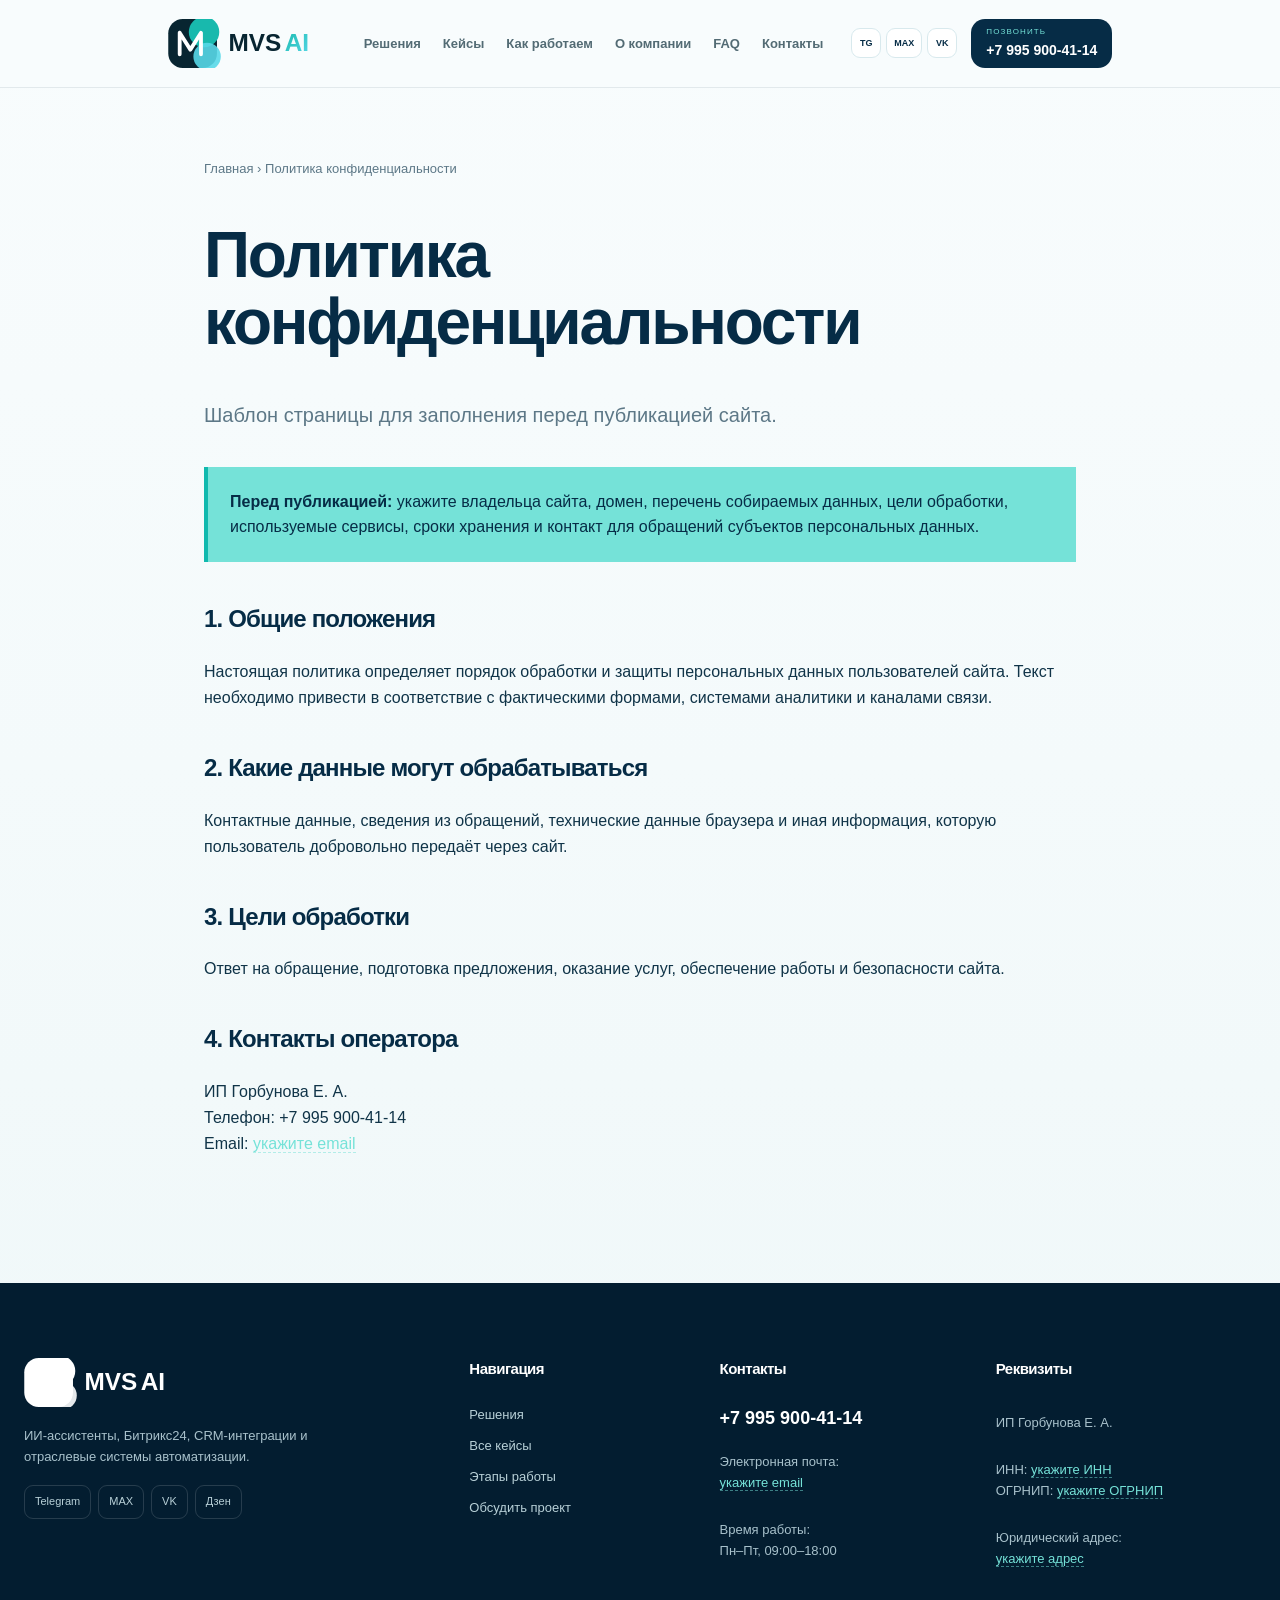
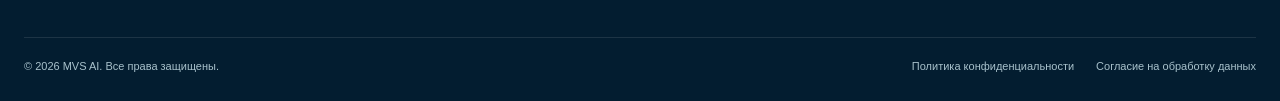
<file: static/portfolio/privacy.html>
<!doctype html><html lang="ru"><head><meta charset="utf-8"><meta name="viewport" content="width=device-width,initial-scale=1"><title>Политика конфиденциальности — MVS AI</title><link rel="stylesheet" href="styles.css"><link rel="stylesheet" href="refresh.css"><link rel="icon" href="assets/favicon.svg" type="image/svg+xml"></head><body><header class="site-header">
  <div class="header-inner">
    <a class="brand" href="index.html" aria-label="MVS AI — главная">
      <img class="brand-logo" src="assets/logo.svg" alt="MVS AI">
      <span class="brand-copy"><b>MVS AI</b><small>автоматизация бизнеса</small></span>
    </a>
    <button class="menu" type="button" aria-label="Открыть меню" aria-expanded="false"><i></i><i></i><i></i></button>
    <nav class="main-nav" aria-label="Основное меню">
      <a href="index.html#solutions">Решения</a>
      <a href="index.html#cases">Кейсы</a>
      <a href="index.html#process">Как работаем</a>
      <a href="index.html#about">О компании</a>
      <a href="index.html#faq">FAQ</a>
      <a href="index.html#contacts">Контакты</a>
    </nav>
    <div class="header-actions">
      <div class="social-mini" aria-label="Социальные сети">
        <!-- ЗАМЕНИТЕ # НА ВАШИ ССЫЛКИ -->
        <a href="#" aria-label="Telegram">TG</a><a href="#" aria-label="MAX">MAX</a><a href="#" aria-label="VK">VK</a>
      </div>
      <a class="header-phone" href="tel:+79959004114"><small>Позвонить</small><b>+7 995 900-41-14</b></a>
    </div>
  </div>
</header><main class="legal-page"><div class="crumbs"><a href="index.html">Главная</a> › Политика конфиденциальности</div><h1>Политика конфиденциальности</h1><p class="lead">Шаблон страницы для заполнения перед публикацией сайта.</p><div class="legal-note"><b>Перед публикацией:</b> укажите владельца сайта, домен, перечень собираемых данных, цели обработки, используемые сервисы, сроки хранения и контакт для обращений субъектов персональных данных.</div><h2>1. Общие положения</h2><p>Настоящая политика определяет порядок обработки и защиты персональных данных пользователей сайта. Текст необходимо привести в соответствие с фактическими формами, системами аналитики и каналами связи.</p><h2>2. Какие данные могут обрабатываться</h2><p>Контактные данные, сведения из обращений, технические данные браузера и иная информация, которую пользователь добровольно передаёт через сайт.</p><h2>3. Цели обработки</h2><p>Ответ на обращение, подготовка предложения, оказание услуг, обеспечение работы и безопасности сайта.</p><h2>4. Контакты оператора</h2><p>ИП Горбунова Е. А.<br>Телефон: <a href="tel:+79959004114">+7 995 900-41-14</a><br>Email: <span class="placeholder">укажите email</span></p></main><footer class="site-footer" id="site-footer">
  <div class="footer-grid">
    <div class="footer-brand">
      <a class="brand brand-light" href="index.html"><img class="brand-logo" src="assets/logo.svg" alt="MVS AI"><span class="brand-copy"><b>MVS AI</b><small>автоматизация бизнеса</small></span></a>
      <p>ИИ-ассистенты, Битрикс24, CRM-интеграции и отраслевые системы автоматизации.</p>
      <div class="social-links">
        <!-- ЗАМЕНИТЕ # НА ВАШИ ССЫЛКИ -->
        <a href="#">Telegram</a><a href="#">MAX</a><a href="#">VK</a><a href="#">Дзен</a>
      </div>
    </div>
    <div><h3>Навигация</h3><a href="index.html#solutions">Решения</a><a href="index.html#cases">Все кейсы</a><a href="index.html#process">Этапы работы</a><a href="index.html#contacts">Обсудить проект</a></div>
    <div><h3>Контакты</h3><a class="footer-phone" href="tel:+79959004114">+7 995 900-41-14</a><p>Электронная почта:<br><span class="placeholder">укажите email</span></p><p>Время работы:<br>Пн–Пт, 09:00–18:00</p></div>
    <div><h3>Реквизиты</h3><p>ИП Горбунова Е. А.</p><p>ИНН: <span class="placeholder">укажите ИНН</span><br>ОГРНИП: <span class="placeholder">укажите ОГРНИП</span></p><p>Юридический адрес:<br><span class="placeholder">укажите адрес</span></p></div>
  </div>
  <div class="footer-bottom"><span>© 2026 MVS AI. Все права защищены.</span><div><a href="privacy.html">Политика конфиденциальности</a><a href="index.html#contacts">Согласие на обработку данных</a></div></div>
</footer><script src="script.js"></script></body></html>
</file>
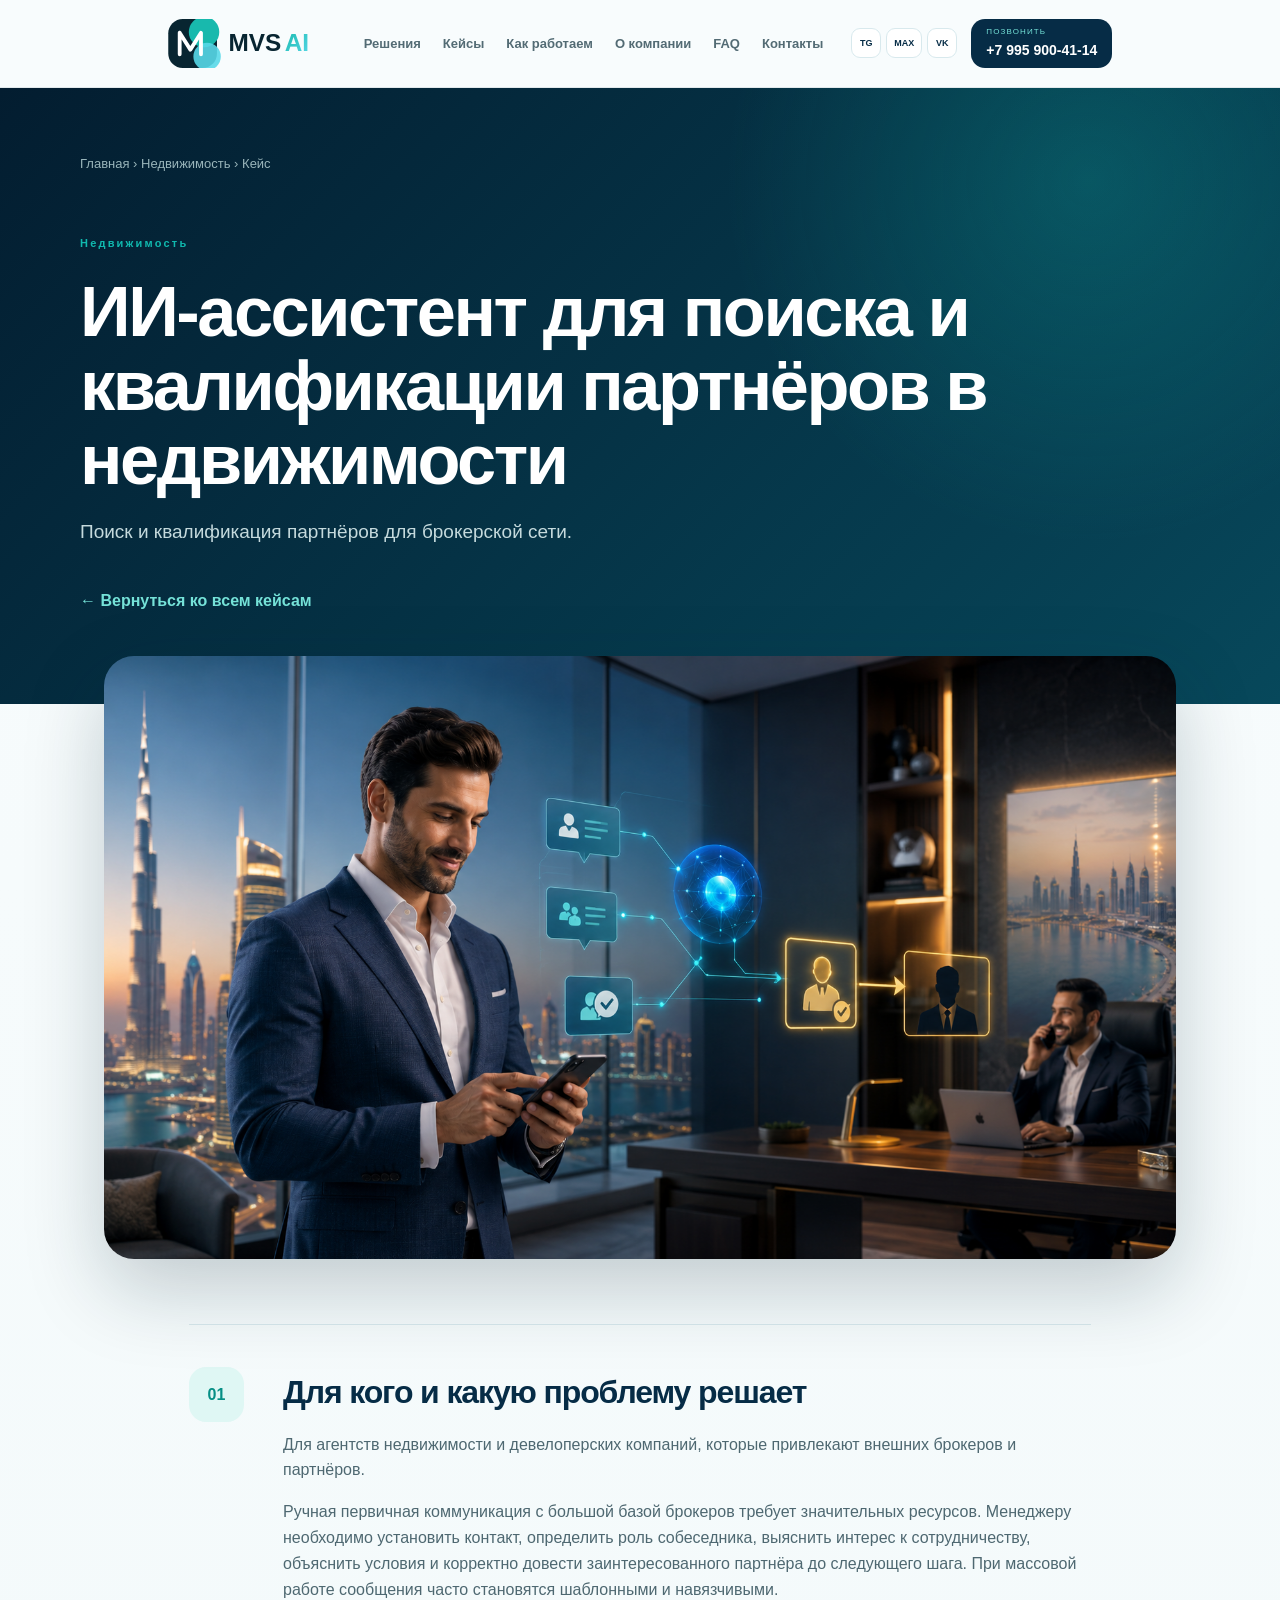
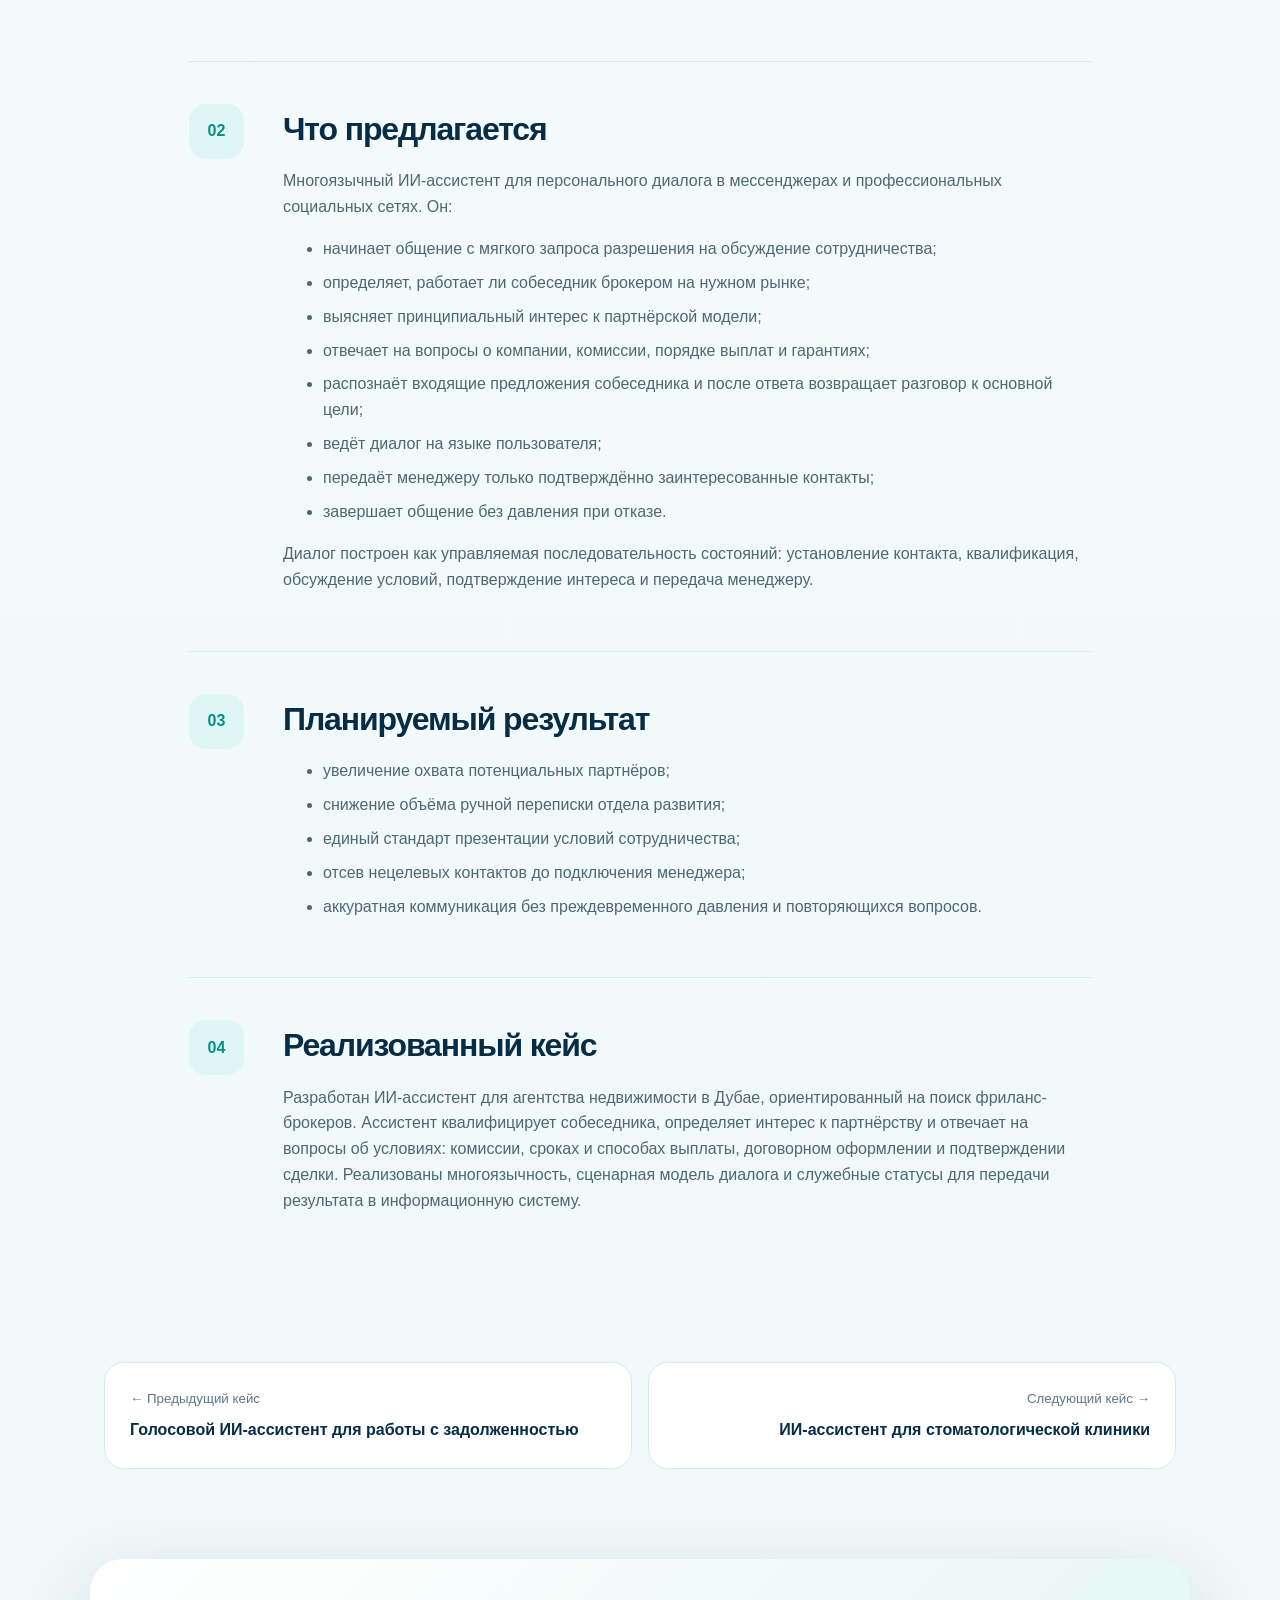
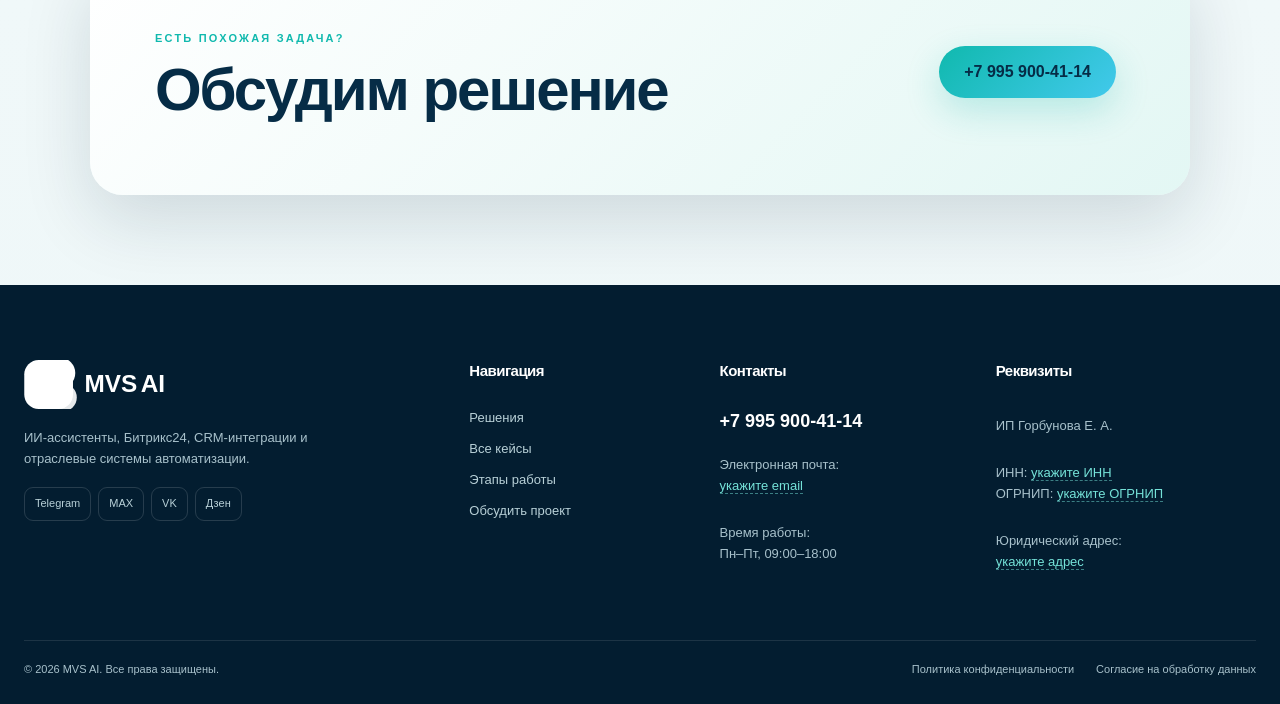
<file: static/portfolio/cases/broker-outreach.html>
<!doctype html><html lang="ru"><head><meta charset="utf-8"><meta name="viewport" content="width=device-width,initial-scale=1"><title>ИИ-ассистент для поиска и квалификации партнёров в недвижимости — портфолио</title><meta name="theme-color" content="#082531"><link rel="stylesheet" href="../styles.css"><meta name="description" content="ИИ-ассистенты, автоматизация Битрикс24 и CRM-интеграции для продаж, поддержки и управления бизнес-процессами."><meta name="robots" content="index,follow"><meta property="og:type" content="website"><meta property="og:title" content="MVS AI — автоматизация бизнеса"><meta property="og:description" content="ИИ-ассистенты, автоматизация Битрикс24 и CRM-интеграции для продаж, поддержки и управления бизнес-процессами."><meta property="og:image" content="../assets/hero-digital-assistant.png"><link rel="icon" href="../assets/favicon.svg" type="image/svg+xml"><link rel="stylesheet" href="../refresh.css"></head><body><header class="site-header">
  <div class="header-inner">
    <a class="brand" href="../index.html" aria-label="MVS AI — главная">
      <img class="brand-logo" src="../assets/logo.svg" alt="MVS AI">
      <span class="brand-copy"><b>MVS AI</b><small>автоматизация бизнеса</small></span>
    </a>
    <button class="menu" type="button" aria-label="Открыть меню" aria-expanded="false"><i></i><i></i><i></i></button>
    <nav class="main-nav" aria-label="Основное меню">
      <a href="../index.html#solutions">Решения</a>
      <a href="../index.html#cases">Кейсы</a>
      <a href="../index.html#process">Как работаем</a>
      <a href="../index.html#about">О компании</a>
      <a href="../index.html#faq">FAQ</a>
      <a href="../index.html#contacts">Контакты</a>
    </nav>
    <div class="header-actions">
      <div class="social-mini" aria-label="Социальные сети">
        <!-- ЗАМЕНИТЕ # НА ВАШИ ССЫЛКИ -->
        <a href="#" aria-label="Telegram">TG</a><a href="#" aria-label="MAX">MAX</a><a href="#" aria-label="VK">VK</a>
      </div>
      <a class="header-phone" href="tel:+79959004114"><small>Позвонить</small><b>+7 995 900-41-14</b></a>
    </div>
  </div>
</header><main><div class="detail-hero"><div class="crumbs"><a href="../index.html">Главная</a> › <a href="../index.html#real-estate">Недвижимость</a> › Кейс</div><small>Недвижимость</small><h1>ИИ-ассистент для поиска и квалификации партнёров в недвижимости</h1><p>Поиск и квалификация партнёров для брокерской сети.</p><a href="../index.html#cases">← Вернуться ко всем кейсам</a></div><figure class="cover"><img src="../assets/real-estate-broker-outreach.png" alt="ИИ-ассистент квалифицирует брокера для партнёрства в недвижимости"></figure><article class="detail"><section><span>01</span><div><h2>Для кого и какую проблему решает</h2><p>Для агентств недвижимости и девелоперских компаний, которые привлекают внешних брокеров и партнёров.</p><p>Ручная первичная коммуникация с большой базой брокеров требует значительных ресурсов. Менеджеру необходимо установить контакт, определить роль собеседника, выяснить интерес к сотрудничеству, объяснить условия и корректно довести заинтересованного партнёра до следующего шага. При массовой работе сообщения часто становятся шаблонными и навязчивыми.</p></div></section><section><span>02</span><div><h2>Что предлагается</h2><p>Многоязычный ИИ-ассистент для персонального диалога в мессенджерах и профессиональных социальных сетях. Он:</p><ul><li>начинает общение с мягкого запроса разрешения на обсуждение сотрудничества;</li><li>определяет, работает ли собеседник брокером на нужном рынке;</li><li>выясняет принципиальный интерес к партнёрской модели;</li><li>отвечает на вопросы о компании, комиссии, порядке выплат и гарантиях;</li><li>распознаёт входящие предложения собеседника и после ответа возвращает разговор к основной цели;</li><li>ведёт диалог на языке пользователя;</li><li>передаёт менеджеру только подтверждённо заинтересованные контакты;</li><li>завершает общение без давления при отказе.</li></ul><p>Диалог построен как управляемая последовательность состояний: установление контакта, квалификация, обсуждение условий, подтверждение интереса и передача менеджеру.</p></div></section><section><span>03</span><div><h2>Планируемый результат</h2><ul><li>увеличение охвата потенциальных партнёров;</li><li>снижение объёма ручной переписки отдела развития;</li><li>единый стандарт презентации условий сотрудничества;</li><li>отсев нецелевых контактов до подключения менеджера;</li><li>аккуратная коммуникация без преждевременного давления и повторяющихся вопросов.</li></ul></div></section><section><span>04</span><div><h2>Реализованный кейс</h2><p>Разработан ИИ-ассистент для агентства недвижимости в Дубае, ориентированный на поиск фриланс-брокеров. Ассистент квалифицирует собеседника, определяет интерес к партнёрству и отвечает на вопросы об условиях: комиссии, сроках и способах выплаты, договорном оформлении и подтверждении сделки. Реализованы многоязычность, сценарная модель диалога и служебные статусы для передачи результата в информационную систему.</p></div></section></article><nav class="next"><a href="debt-collection.html"><small>← Предыдущий кейс</small><b>Голосовой ИИ-ассистент для работы с задолженностью</b></a><a href="dental-assistant.html"><small>Следующий кейс →</small><b>ИИ-ассистент для стоматологической клиники</b></a></nav><section class="cta"><div><small>ЕСТЬ ПОХОЖАЯ ЗАДАЧА?</small><h2>Обсудим решение</h2></div><a class="btn" href="tel:+79959004114">+7 995 900-41-14</a></section></main><footer class="site-footer" id="site-footer">
  <div class="footer-grid">
    <div class="footer-brand">
      <a class="brand brand-light" href="../index.html"><img class="brand-logo" src="../assets/logo.svg" alt="MVS AI"><span class="brand-copy"><b>MVS AI</b><small>автоматизация бизнеса</small></span></a>
      <p>ИИ-ассистенты, Битрикс24, CRM-интеграции и отраслевые системы автоматизации.</p>
      <div class="social-links">
        <!-- ЗАМЕНИТЕ # НА ВАШИ ССЫЛКИ -->
        <a href="#">Telegram</a><a href="#">MAX</a><a href="#">VK</a><a href="#">Дзен</a>
      </div>
    </div>
    <div><h3>Навигация</h3><a href="../index.html#solutions">Решения</a><a href="../index.html#cases">Все кейсы</a><a href="../index.html#process">Этапы работы</a><a href="../index.html#contacts">Обсудить проект</a></div>
    <div><h3>Контакты</h3><a class="footer-phone" href="tel:+79959004114">+7 995 900-41-14</a><p>Электронная почта:<br><span class="placeholder">укажите email</span></p><p>Время работы:<br>Пн–Пт, 09:00–18:00</p></div>
    <div><h3>Реквизиты</h3><p>ИП Горбунова Е. А.</p><p>ИНН: <span class="placeholder">укажите ИНН</span><br>ОГРНИП: <span class="placeholder">укажите ОГРНИП</span></p><p>Юридический адрес:<br><span class="placeholder">укажите адрес</span></p></div>
  </div>
  <div class="footer-bottom"><span>© 2026 MVS AI. Все права защищены.</span><div><a href="../privacy.html">Политика конфиденциальности</a><a href="../index.html#contacts">Согласие на обработку данных</a></div></div>
</footer><script src="../script.js"></script></body></html>
</file>
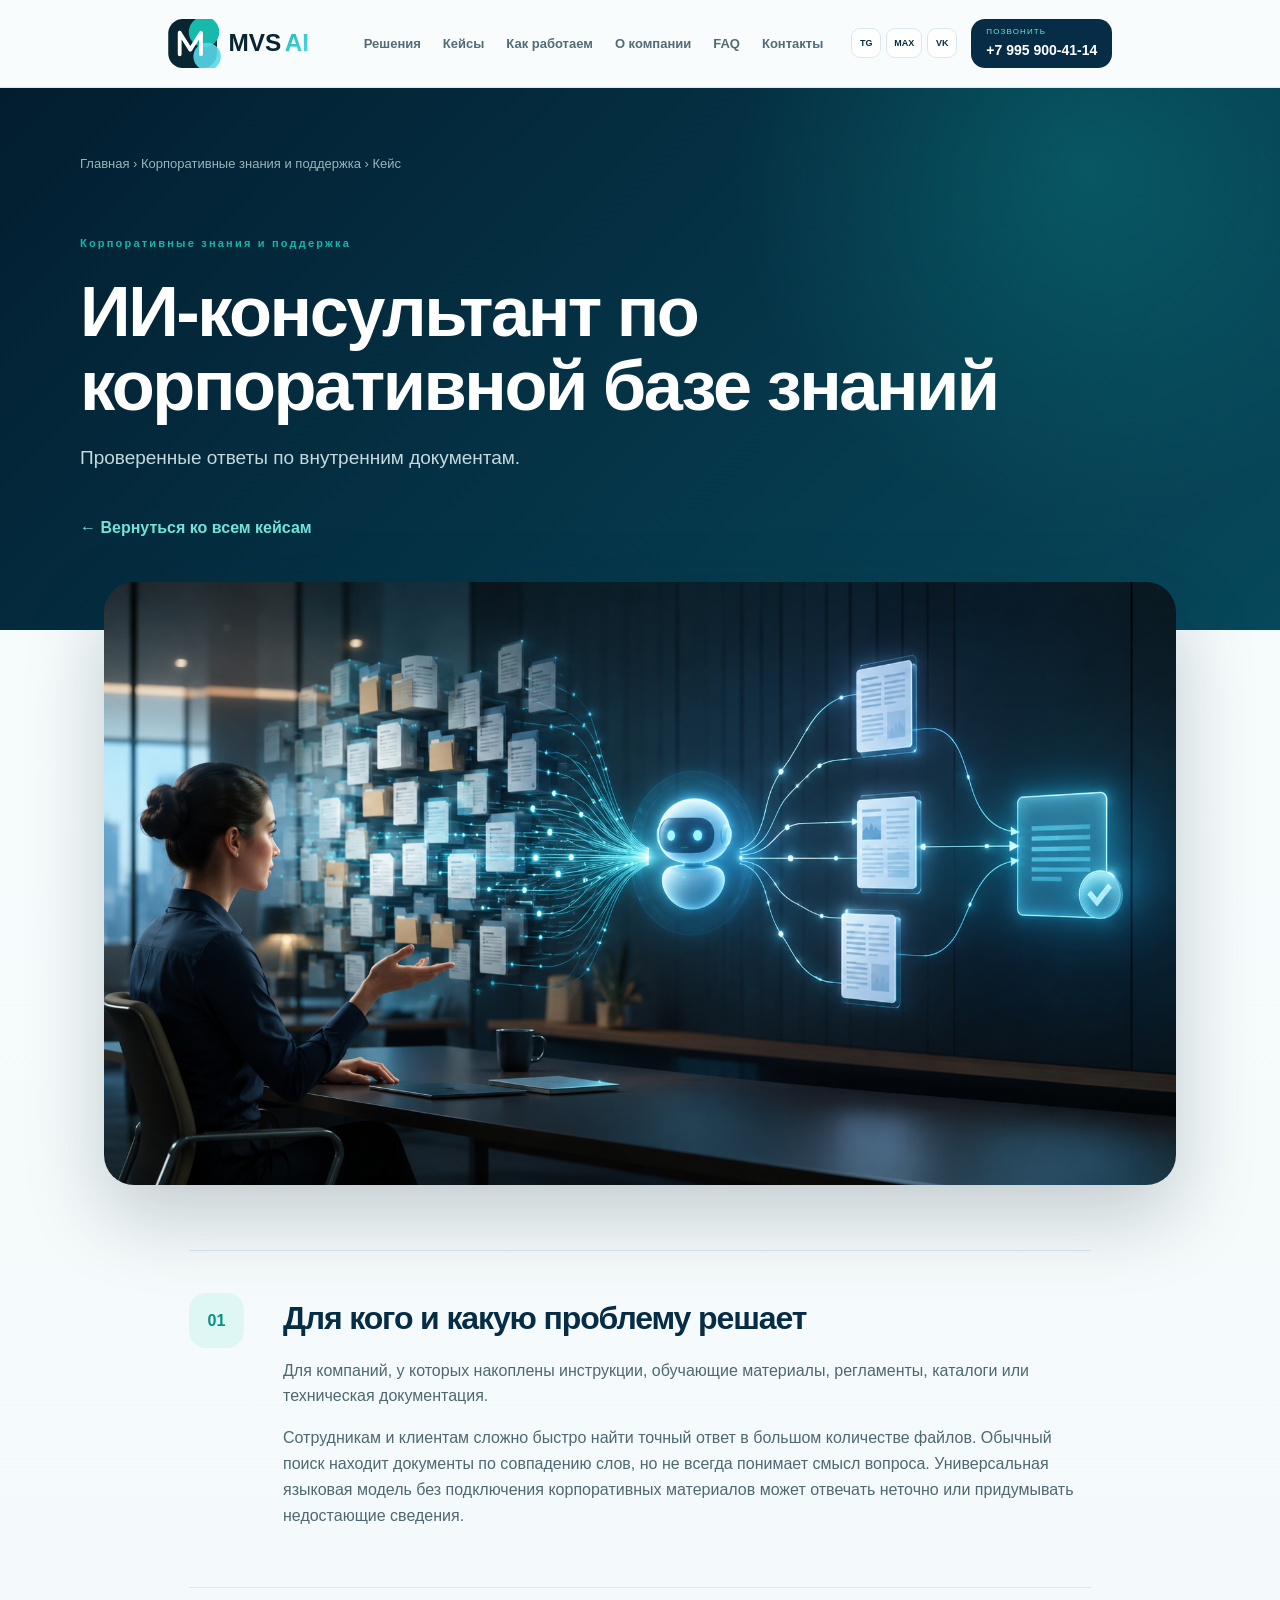
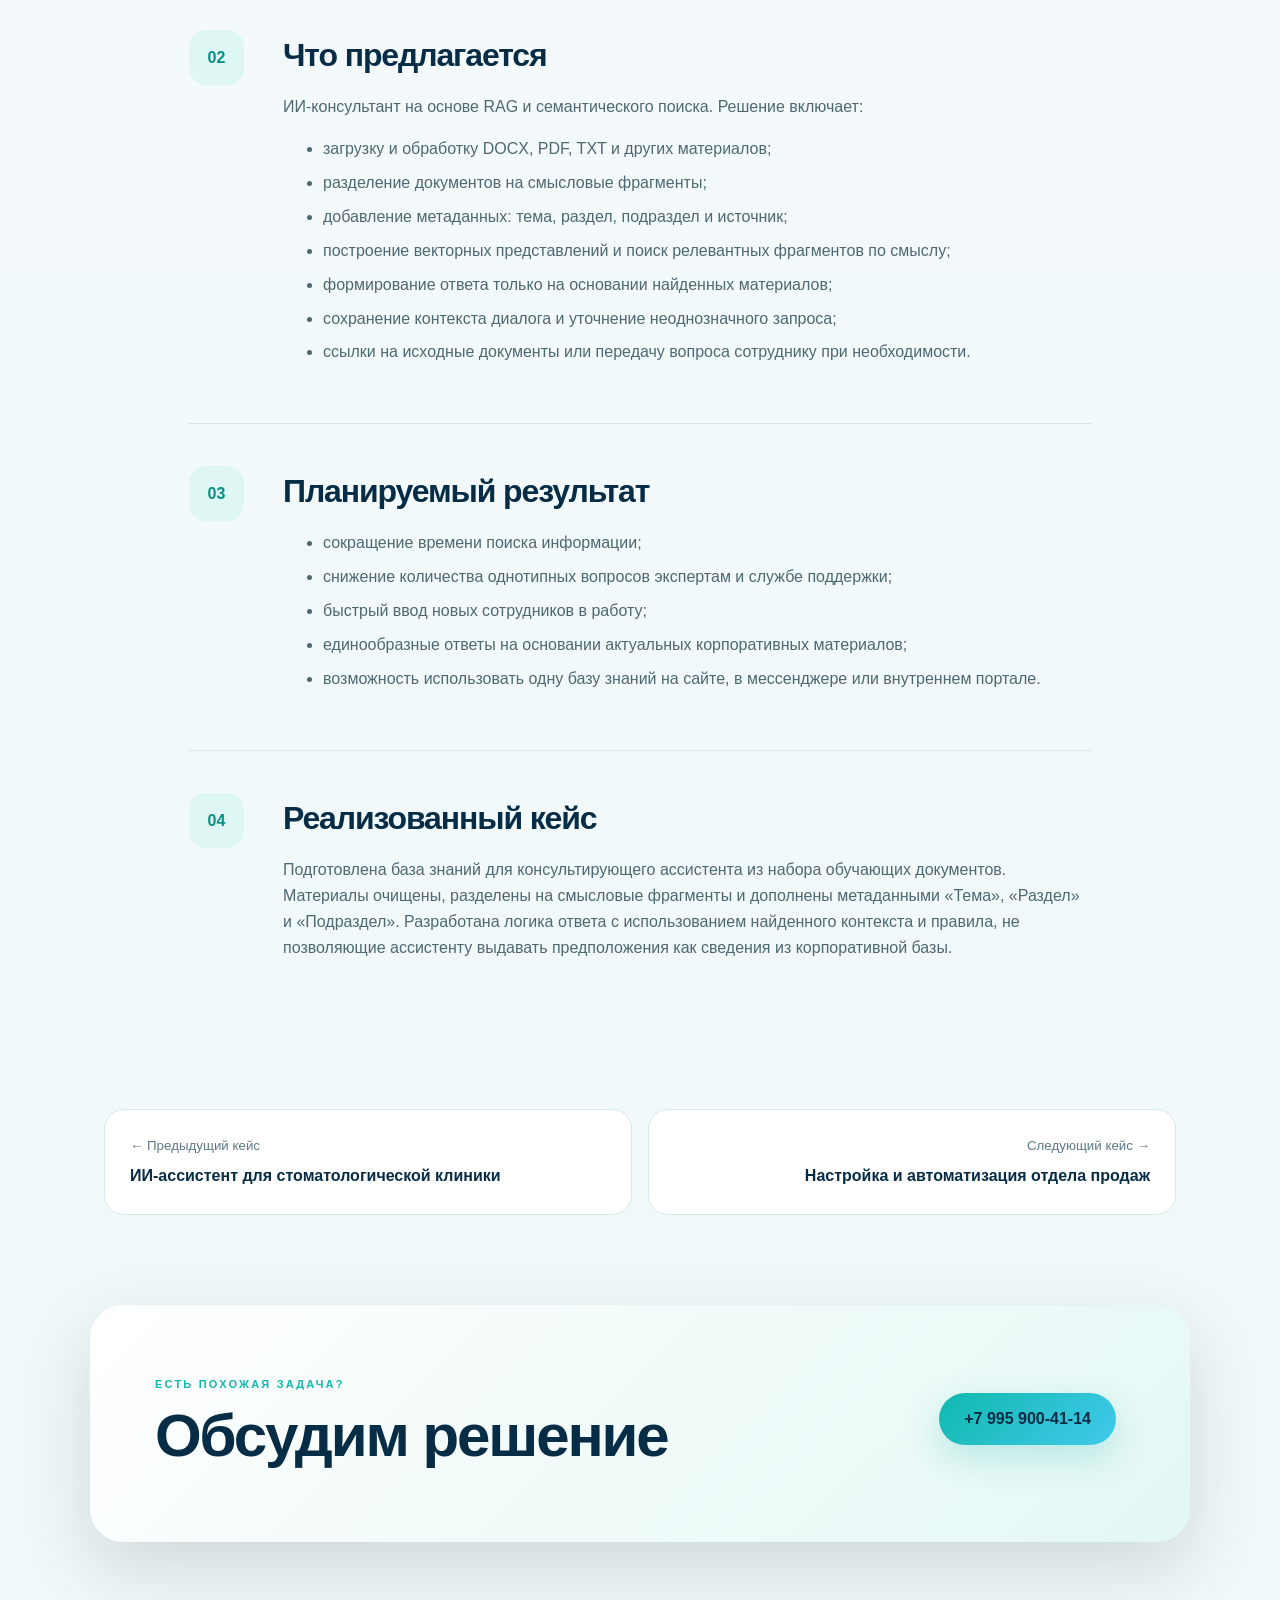
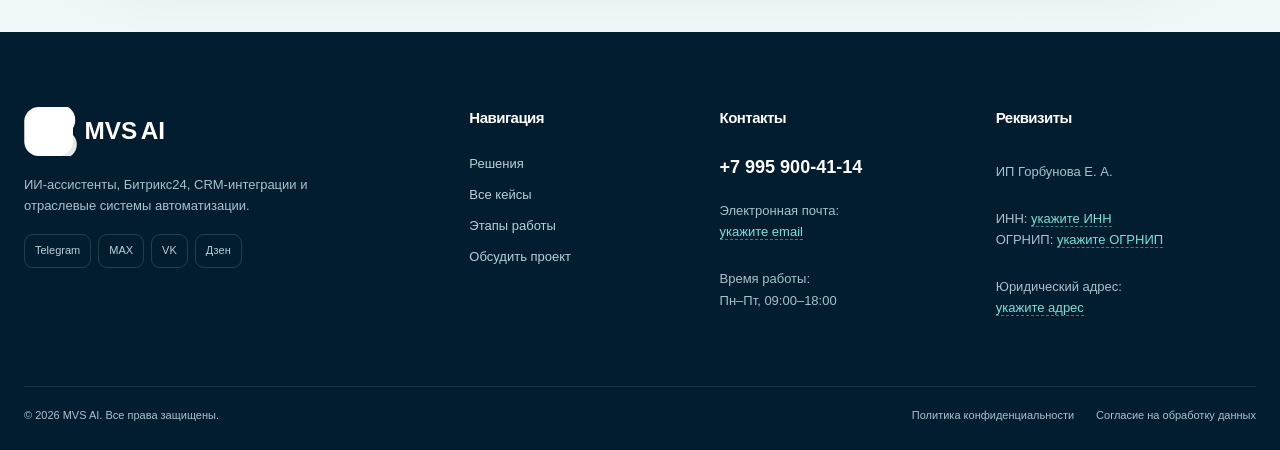
<file: static/portfolio/cases/corporate-rag.html>
<!doctype html><html lang="ru"><head><meta charset="utf-8"><meta name="viewport" content="width=device-width,initial-scale=1"><title>ИИ-консультант по корпоративной базе знаний — портфолио</title><meta name="theme-color" content="#082531"><link rel="stylesheet" href="../styles.css"><meta name="description" content="ИИ-ассистенты, автоматизация Битрикс24 и CRM-интеграции для продаж, поддержки и управления бизнес-процессами."><meta name="robots" content="index,follow"><meta property="og:type" content="website"><meta property="og:title" content="MVS AI — автоматизация бизнеса"><meta property="og:description" content="ИИ-ассистенты, автоматизация Битрикс24 и CRM-интеграции для продаж, поддержки и управления бизнес-процессами."><meta property="og:image" content="../assets/hero-digital-assistant.png"><link rel="icon" href="../assets/favicon.svg" type="image/svg+xml"><link rel="stylesheet" href="../refresh.css"></head><body><header class="site-header">
  <div class="header-inner">
    <a class="brand" href="../index.html" aria-label="MVS AI — главная">
      <img class="brand-logo" src="../assets/logo.svg" alt="MVS AI">
      <span class="brand-copy"><b>MVS AI</b><small>автоматизация бизнеса</small></span>
    </a>
    <button class="menu" type="button" aria-label="Открыть меню" aria-expanded="false"><i></i><i></i><i></i></button>
    <nav class="main-nav" aria-label="Основное меню">
      <a href="../index.html#solutions">Решения</a>
      <a href="../index.html#cases">Кейсы</a>
      <a href="../index.html#process">Как работаем</a>
      <a href="../index.html#about">О компании</a>
      <a href="../index.html#faq">FAQ</a>
      <a href="../index.html#contacts">Контакты</a>
    </nav>
    <div class="header-actions">
      <div class="social-mini" aria-label="Социальные сети">
        <!-- ЗАМЕНИТЕ # НА ВАШИ ССЫЛКИ -->
        <a href="#" aria-label="Telegram">TG</a><a href="#" aria-label="MAX">MAX</a><a href="#" aria-label="VK">VK</a>
      </div>
      <a class="header-phone" href="tel:+79959004114"><small>Позвонить</small><b>+7 995 900-41-14</b></a>
    </div>
  </div>
</header><main><div class="detail-hero"><div class="crumbs"><a href="../index.html">Главная</a> › <a href="../index.html#knowledge">Корпоративные знания и поддержка</a> › Кейс</div><small>Корпоративные знания и поддержка</small><h1>ИИ-консультант по корпоративной базе знаний</h1><p>Проверенные ответы по внутренним документам.</p><a href="../index.html#cases">← Вернуться ко всем кейсам</a></div><figure class="cover"><img src="../assets/corporate-rag-knowledge.png" alt="ИИ-консультант находит проверенный ответ в корпоративной базе знаний"></figure><article class="detail"><section><span>01</span><div><h2>Для кого и какую проблему решает</h2><p>Для компаний, у которых накоплены инструкции, обучающие материалы, регламенты, каталоги или техническая документация.</p><p>Сотрудникам и клиентам сложно быстро найти точный ответ в большом количестве файлов. Обычный поиск находит документы по совпадению слов, но не всегда понимает смысл вопроса. Универсальная языковая модель без подключения корпоративных материалов может отвечать неточно или придумывать недостающие сведения.</p></div></section><section><span>02</span><div><h2>Что предлагается</h2><p>ИИ-консультант на основе RAG и семантического поиска. Решение включает:</p><ul><li>загрузку и обработку DOCX, PDF, TXT и других материалов;</li><li>разделение документов на смысловые фрагменты;</li><li>добавление метаданных: тема, раздел, подраздел и источник;</li><li>построение векторных представлений и поиск релевантных фрагментов по смыслу;</li><li>формирование ответа только на основании найденных материалов;</li><li>сохранение контекста диалога и уточнение неоднозначного запроса;</li><li>ссылки на исходные документы или передачу вопроса сотруднику при необходимости.</li></ul></div></section><section><span>03</span><div><h2>Планируемый результат</h2><ul><li>сокращение времени поиска информации;</li><li>снижение количества однотипных вопросов экспертам и службе поддержки;</li><li>быстрый ввод новых сотрудников в работу;</li><li>единообразные ответы на основании актуальных корпоративных материалов;</li><li>возможность использовать одну базу знаний на сайте, в мессенджере или внутреннем портале.</li></ul></div></section><section><span>04</span><div><h2>Реализованный кейс</h2><p>Подготовлена база знаний для консультирующего ассистента из набора обучающих документов. Материалы очищены, разделены на смысловые фрагменты и дополнены метаданными «Тема», «Раздел» и «Подраздел». Разработана логика ответа с использованием найденного контекста и правила, не позволяющие ассистенту выдавать предположения как сведения из корпоративной базы.</p></div></section></article><nav class="next"><a href="dental-assistant.html"><small>← Предыдущий кейс</small><b>ИИ-ассистент для стоматологической клиники</b></a><a href="sales-automation.html"><small>Следующий кейс →</small><b>Настройка и автоматизация отдела продаж</b></a></nav><section class="cta"><div><small>ЕСТЬ ПОХОЖАЯ ЗАДАЧА?</small><h2>Обсудим решение</h2></div><a class="btn" href="tel:+79959004114">+7 995 900-41-14</a></section></main><footer class="site-footer" id="site-footer">
  <div class="footer-grid">
    <div class="footer-brand">
      <a class="brand brand-light" href="../index.html"><img class="brand-logo" src="../assets/logo.svg" alt="MVS AI"><span class="brand-copy"><b>MVS AI</b><small>автоматизация бизнеса</small></span></a>
      <p>ИИ-ассистенты, Битрикс24, CRM-интеграции и отраслевые системы автоматизации.</p>
      <div class="social-links">
        <!-- ЗАМЕНИТЕ # НА ВАШИ ССЫЛКИ -->
        <a href="#">Telegram</a><a href="#">MAX</a><a href="#">VK</a><a href="#">Дзен</a>
      </div>
    </div>
    <div><h3>Навигация</h3><a href="../index.html#solutions">Решения</a><a href="../index.html#cases">Все кейсы</a><a href="../index.html#process">Этапы работы</a><a href="../index.html#contacts">Обсудить проект</a></div>
    <div><h3>Контакты</h3><a class="footer-phone" href="tel:+79959004114">+7 995 900-41-14</a><p>Электронная почта:<br><span class="placeholder">укажите email</span></p><p>Время работы:<br>Пн–Пт, 09:00–18:00</p></div>
    <div><h3>Реквизиты</h3><p>ИП Горбунова Е. А.</p><p>ИНН: <span class="placeholder">укажите ИНН</span><br>ОГРНИП: <span class="placeholder">укажите ОГРНИП</span></p><p>Юридический адрес:<br><span class="placeholder">укажите адрес</span></p></div>
  </div>
  <div class="footer-bottom"><span>© 2026 MVS AI. Все права защищены.</span><div><a href="../privacy.html">Политика конфиденциальности</a><a href="../index.html#contacts">Согласие на обработку данных</a></div></div>
</footer><script src="../script.js"></script></body></html>
</file>
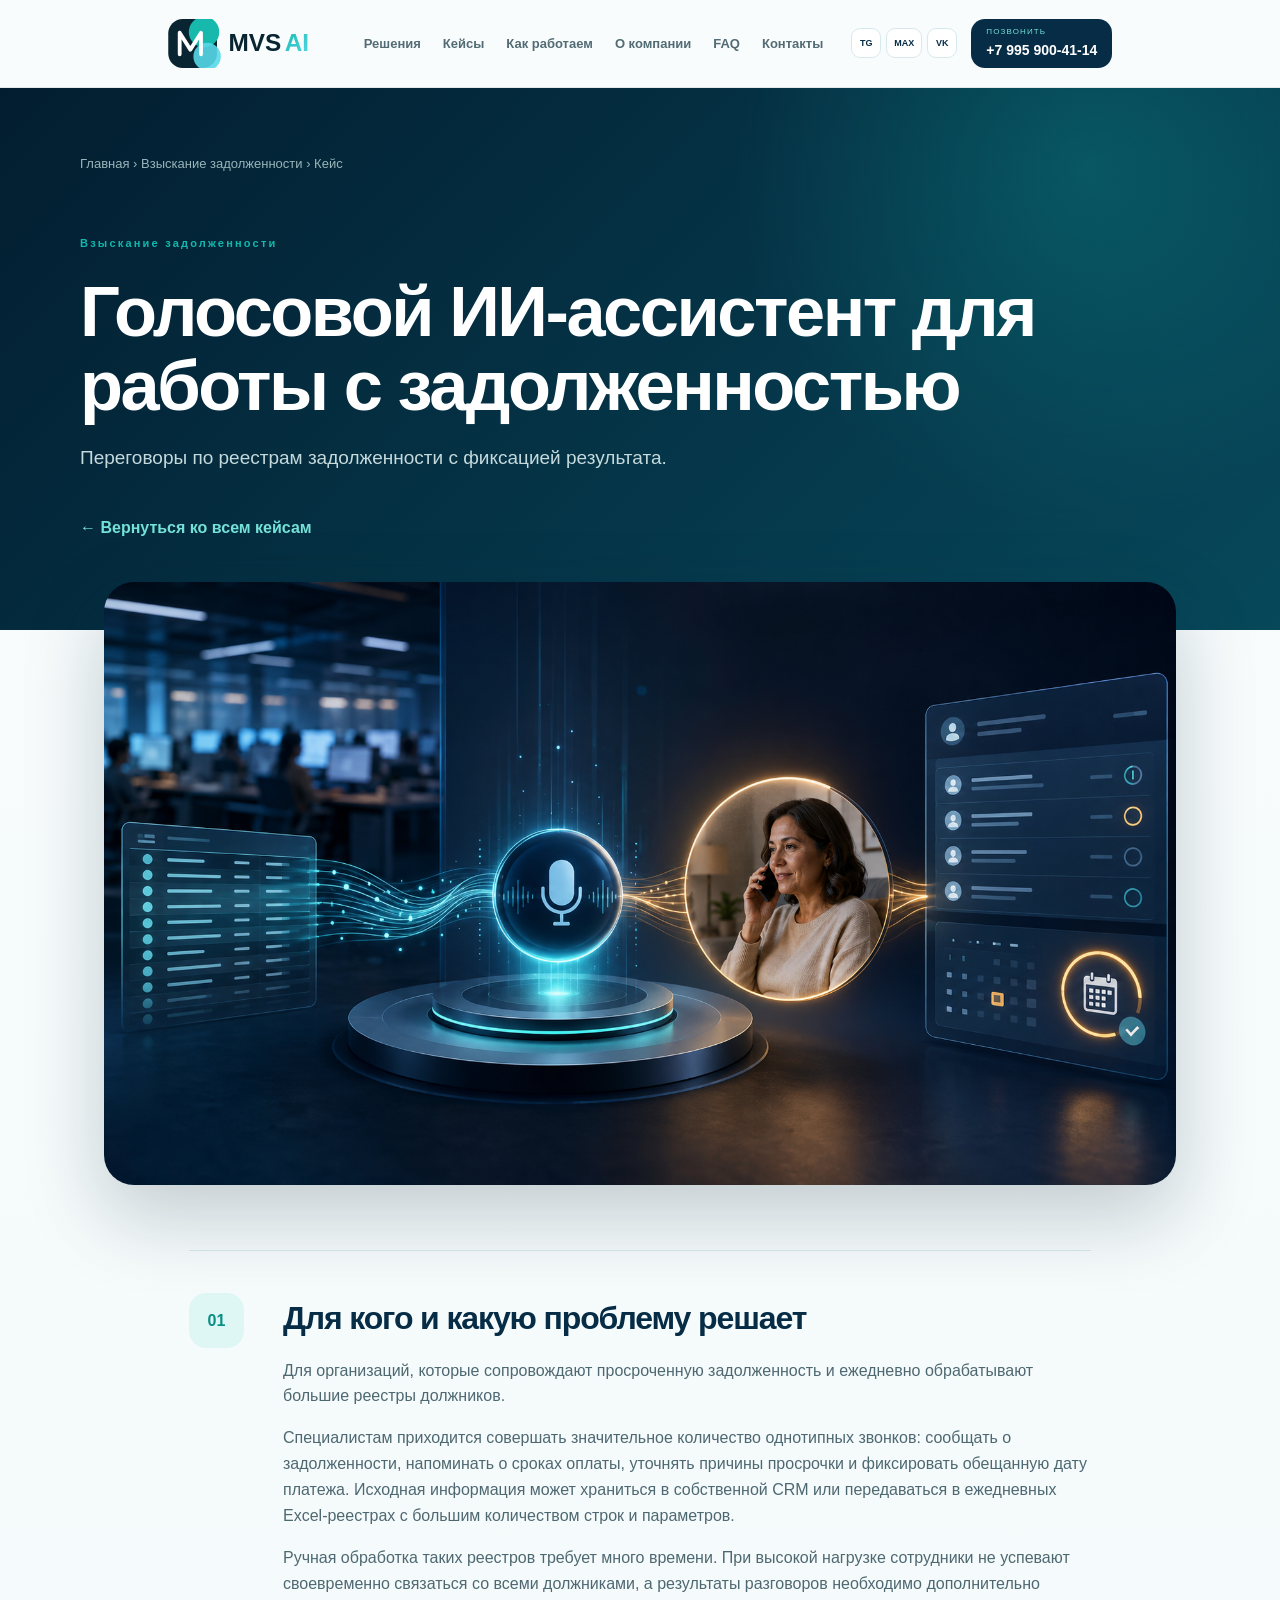
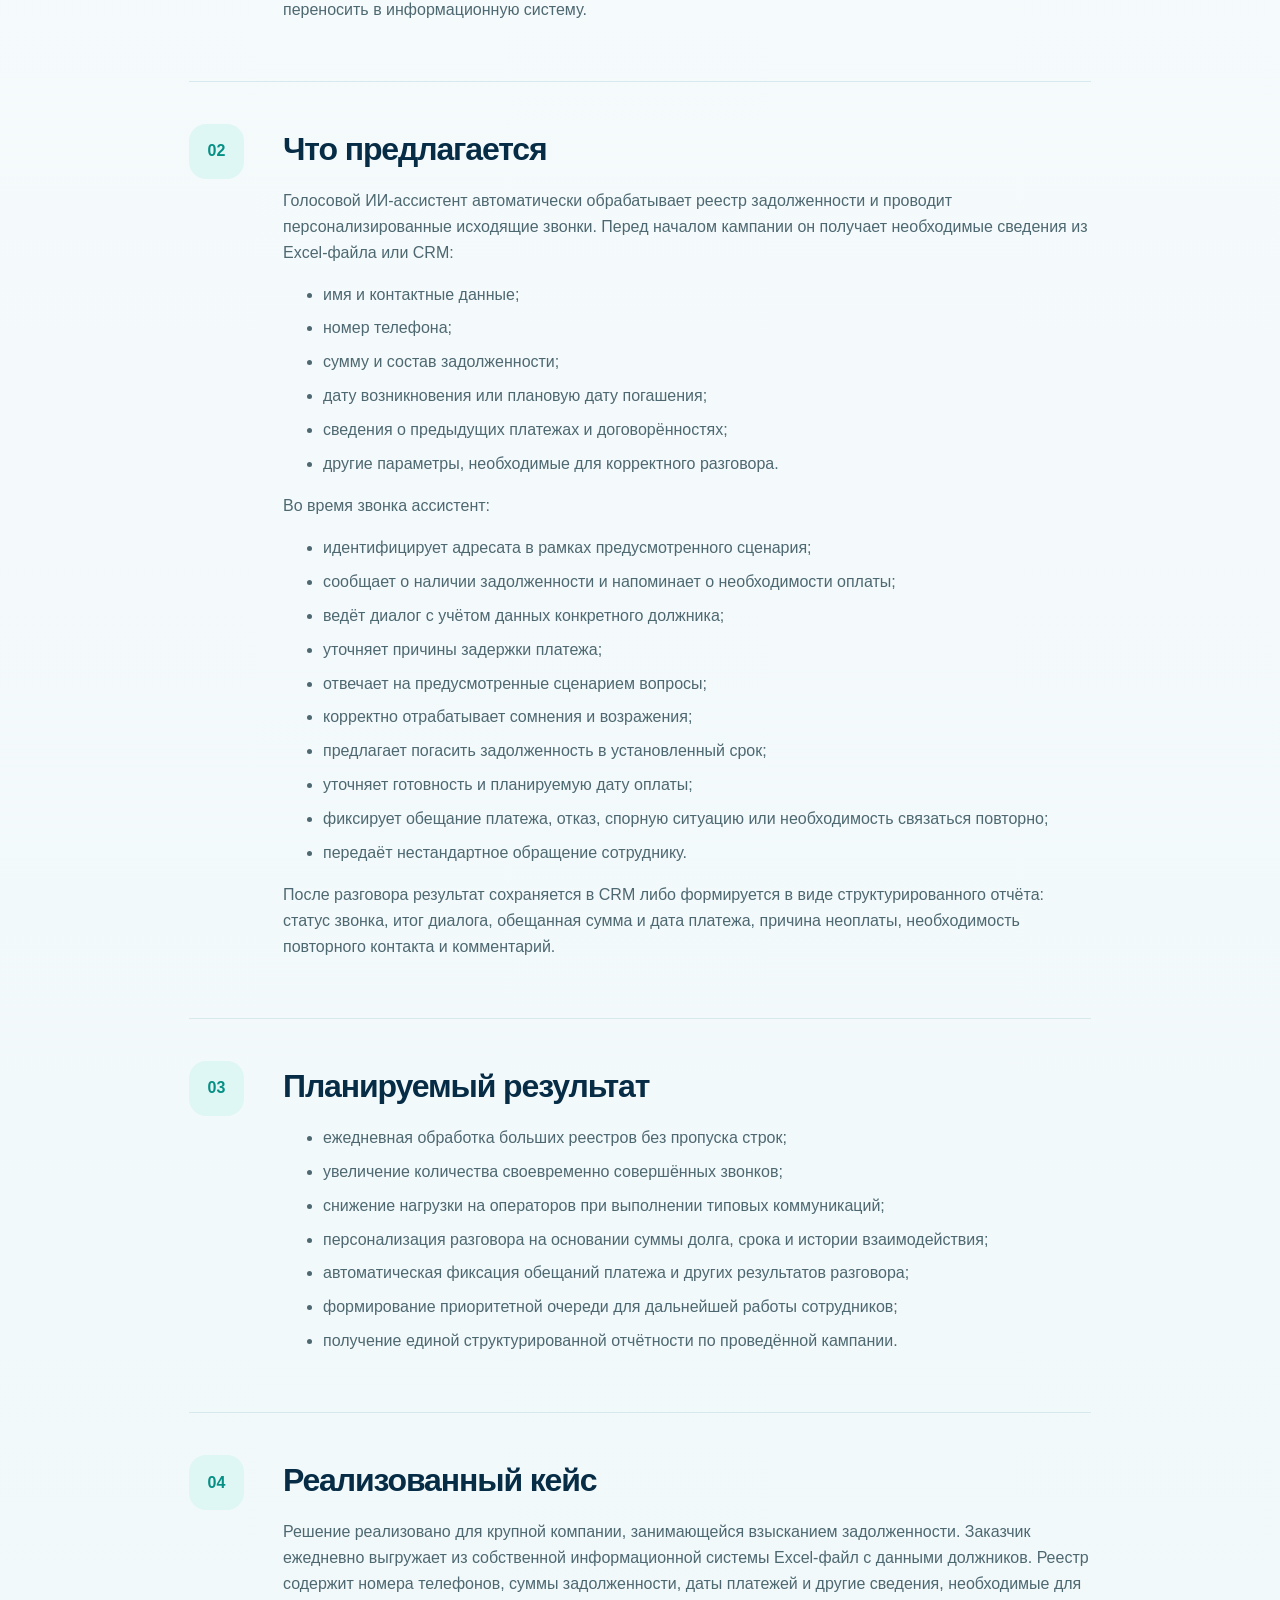
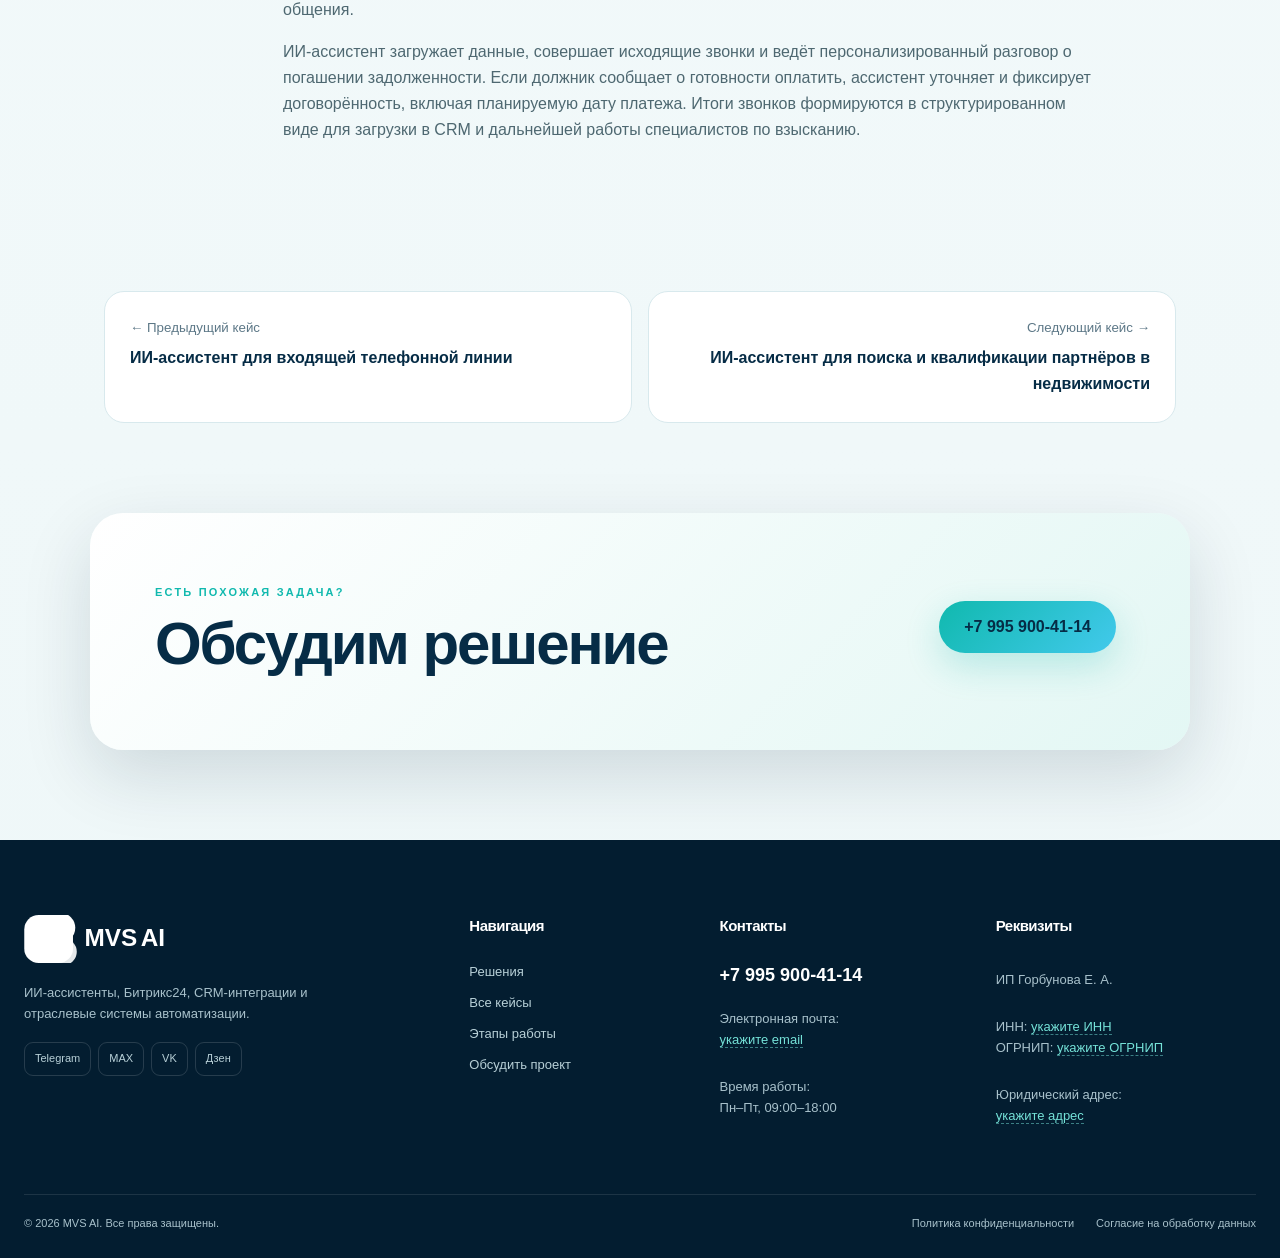
<file: static/portfolio/cases/debt-collection.html>
<!doctype html><html lang="ru"><head><meta charset="utf-8"><meta name="viewport" content="width=device-width,initial-scale=1"><title>Голосовой ИИ-ассистент для работы с задолженностью — портфолио</title><meta name="theme-color" content="#082531"><link rel="stylesheet" href="../styles.css"><meta name="description" content="ИИ-ассистенты, автоматизация Битрикс24 и CRM-интеграции для продаж, поддержки и управления бизнес-процессами."><meta name="robots" content="index,follow"><meta property="og:type" content="website"><meta property="og:title" content="MVS AI — автоматизация бизнеса"><meta property="og:description" content="ИИ-ассистенты, автоматизация Битрикс24 и CRM-интеграции для продаж, поддержки и управления бизнес-процессами."><meta property="og:image" content="../assets/hero-digital-assistant.png"><link rel="icon" href="../assets/favicon.svg" type="image/svg+xml"><link rel="stylesheet" href="../refresh.css"></head><body><header class="site-header">
  <div class="header-inner">
    <a class="brand" href="../index.html" aria-label="MVS AI — главная">
      <img class="brand-logo" src="../assets/logo.svg" alt="MVS AI">
      <span class="brand-copy"><b>MVS AI</b><small>автоматизация бизнеса</small></span>
    </a>
    <button class="menu" type="button" aria-label="Открыть меню" aria-expanded="false"><i></i><i></i><i></i></button>
    <nav class="main-nav" aria-label="Основное меню">
      <a href="../index.html#solutions">Решения</a>
      <a href="../index.html#cases">Кейсы</a>
      <a href="../index.html#process">Как работаем</a>
      <a href="../index.html#about">О компании</a>
      <a href="../index.html#faq">FAQ</a>
      <a href="../index.html#contacts">Контакты</a>
    </nav>
    <div class="header-actions">
      <div class="social-mini" aria-label="Социальные сети">
        <!-- ЗАМЕНИТЕ # НА ВАШИ ССЫЛКИ -->
        <a href="#" aria-label="Telegram">TG</a><a href="#" aria-label="MAX">MAX</a><a href="#" aria-label="VK">VK</a>
      </div>
      <a class="header-phone" href="tel:+79959004114"><small>Позвонить</small><b>+7 995 900-41-14</b></a>
    </div>
  </div>
</header><main><div class="detail-hero"><div class="crumbs"><a href="../index.html">Главная</a> › <a href="../index.html#debt">Взыскание задолженности</a> › Кейс</div><small>Взыскание задолженности</small><h1>Голосовой ИИ-ассистент для работы с задолженностью</h1><p>Переговоры по реестрам задолженности с фиксацией результата.</p><a href="../index.html#cases">← Вернуться ко всем кейсам</a></div><figure class="cover"><img src="../assets/debt-collection-assistant.png" alt="Голосовой ИИ-ассистент обрабатывает реестр задолженности и фиксирует обещание платежа"></figure><article class="detail"><section><span>01</span><div><h2>Для кого и какую проблему решает</h2><p>Для организаций, которые сопровождают просроченную задолженность и ежедневно обрабатывают большие реестры должников.</p><p>Специалистам приходится совершать значительное количество однотипных звонков: сообщать о задолженности, напоминать о сроках оплаты, уточнять причины просрочки и фиксировать обещанную дату платежа. Исходная информация может храниться в собственной CRM или передаваться в ежедневных Excel-реестрах с большим количеством строк и параметров.</p><p>Ручная обработка таких реестров требует много времени. При высокой нагрузке сотрудники не успевают своевременно связаться со всеми должниками, а результаты разговоров необходимо дополнительно переносить в информационную систему.</p></div></section><section><span>02</span><div><h2>Что предлагается</h2><p>Голосовой ИИ-ассистент автоматически обрабатывает реестр задолженности и проводит персонализированные исходящие звонки. Перед началом кампании он получает необходимые сведения из Excel-файла или CRM:</p><ul><li>имя и контактные данные;</li><li>номер телефона;</li><li>сумму и состав задолженности;</li><li>дату возникновения или плановую дату погашения;</li><li>сведения о предыдущих платежах и договорённостях;</li><li>другие параметры, необходимые для корректного разговора.</li></ul><p>Во время звонка ассистент:</p><ul><li>идентифицирует адресата в рамках предусмотренного сценария;</li><li>сообщает о наличии задолженности и напоминает о необходимости оплаты;</li><li>ведёт диалог с учётом данных конкретного должника;</li><li>уточняет причины задержки платежа;</li><li>отвечает на предусмотренные сценарием вопросы;</li><li>корректно отрабатывает сомнения и возражения;</li><li>предлагает погасить задолженность в установленный срок;</li><li>уточняет готовность и планируемую дату оплаты;</li><li>фиксирует обещание платежа, отказ, спорную ситуацию или необходимость связаться повторно;</li><li>передаёт нестандартное обращение сотруднику.</li></ul><p>После разговора результат сохраняется в CRM либо формируется в виде структурированного отчёта: статус звонка, итог диалога, обещанная сумма и дата платежа, причина неоплаты, необходимость повторного контакта и комментарий.</p></div></section><section><span>03</span><div><h2>Планируемый результат</h2><ul><li>ежедневная обработка больших реестров без пропуска строк;</li><li>увеличение количества своевременно совершённых звонков;</li><li>снижение нагрузки на операторов при выполнении типовых коммуникаций;</li><li>персонализация разговора на основании суммы долга, срока и истории взаимодействия;</li><li>автоматическая фиксация обещаний платежа и других результатов разговора;</li><li>формирование приоритетной очереди для дальнейшей работы сотрудников;</li><li>получение единой структурированной отчётности по проведённой кампании.</li></ul></div></section><section><span>04</span><div><h2>Реализованный кейс</h2><p>Решение реализовано для крупной компании, занимающейся взысканием задолженности. Заказчик ежедневно выгружает из собственной информационной системы Excel-файл с данными должников. Реестр содержит номера телефонов, суммы задолженности, даты платежей и другие сведения, необходимые для общения.</p><p>ИИ-ассистент загружает данные, совершает исходящие звонки и ведёт персонализированный разговор о погашении задолженности. Если должник сообщает о готовности оплатить, ассистент уточняет и фиксирует договорённость, включая планируемую дату платежа. Итоги звонков формируются в структурированном виде для загрузки в CRM и дальнейшей работы специалистов по взысканию.</p></div></section></article><nav class="next"><a href="legal-inbound-routing.html"><small>← Предыдущий кейс</small><b>ИИ-ассистент для входящей телефонной линии</b></a><a href="broker-outreach.html"><small>Следующий кейс →</small><b>ИИ-ассистент для поиска и квалификации партнёров в недвижимости</b></a></nav><section class="cta"><div><small>ЕСТЬ ПОХОЖАЯ ЗАДАЧА?</small><h2>Обсудим решение</h2></div><a class="btn" href="tel:+79959004114">+7 995 900-41-14</a></section></main><footer class="site-footer" id="site-footer">
  <div class="footer-grid">
    <div class="footer-brand">
      <a class="brand brand-light" href="../index.html"><img class="brand-logo" src="../assets/logo.svg" alt="MVS AI"><span class="brand-copy"><b>MVS AI</b><small>автоматизация бизнеса</small></span></a>
      <p>ИИ-ассистенты, Битрикс24, CRM-интеграции и отраслевые системы автоматизации.</p>
      <div class="social-links">
        <!-- ЗАМЕНИТЕ # НА ВАШИ ССЫЛКИ -->
        <a href="#">Telegram</a><a href="#">MAX</a><a href="#">VK</a><a href="#">Дзен</a>
      </div>
    </div>
    <div><h3>Навигация</h3><a href="../index.html#solutions">Решения</a><a href="../index.html#cases">Все кейсы</a><a href="../index.html#process">Этапы работы</a><a href="../index.html#contacts">Обсудить проект</a></div>
    <div><h3>Контакты</h3><a class="footer-phone" href="tel:+79959004114">+7 995 900-41-14</a><p>Электронная почта:<br><span class="placeholder">укажите email</span></p><p>Время работы:<br>Пн–Пт, 09:00–18:00</p></div>
    <div><h3>Реквизиты</h3><p>ИП Горбунова Е. А.</p><p>ИНН: <span class="placeholder">укажите ИНН</span><br>ОГРНИП: <span class="placeholder">укажите ОГРНИП</span></p><p>Юридический адрес:<br><span class="placeholder">укажите адрес</span></p></div>
  </div>
  <div class="footer-bottom"><span>© 2026 MVS AI. Все права защищены.</span><div><a href="../privacy.html">Политика конфиденциальности</a><a href="../index.html#contacts">Согласие на обработку данных</a></div></div>
</footer><script src="../script.js"></script></body></html>
</file>
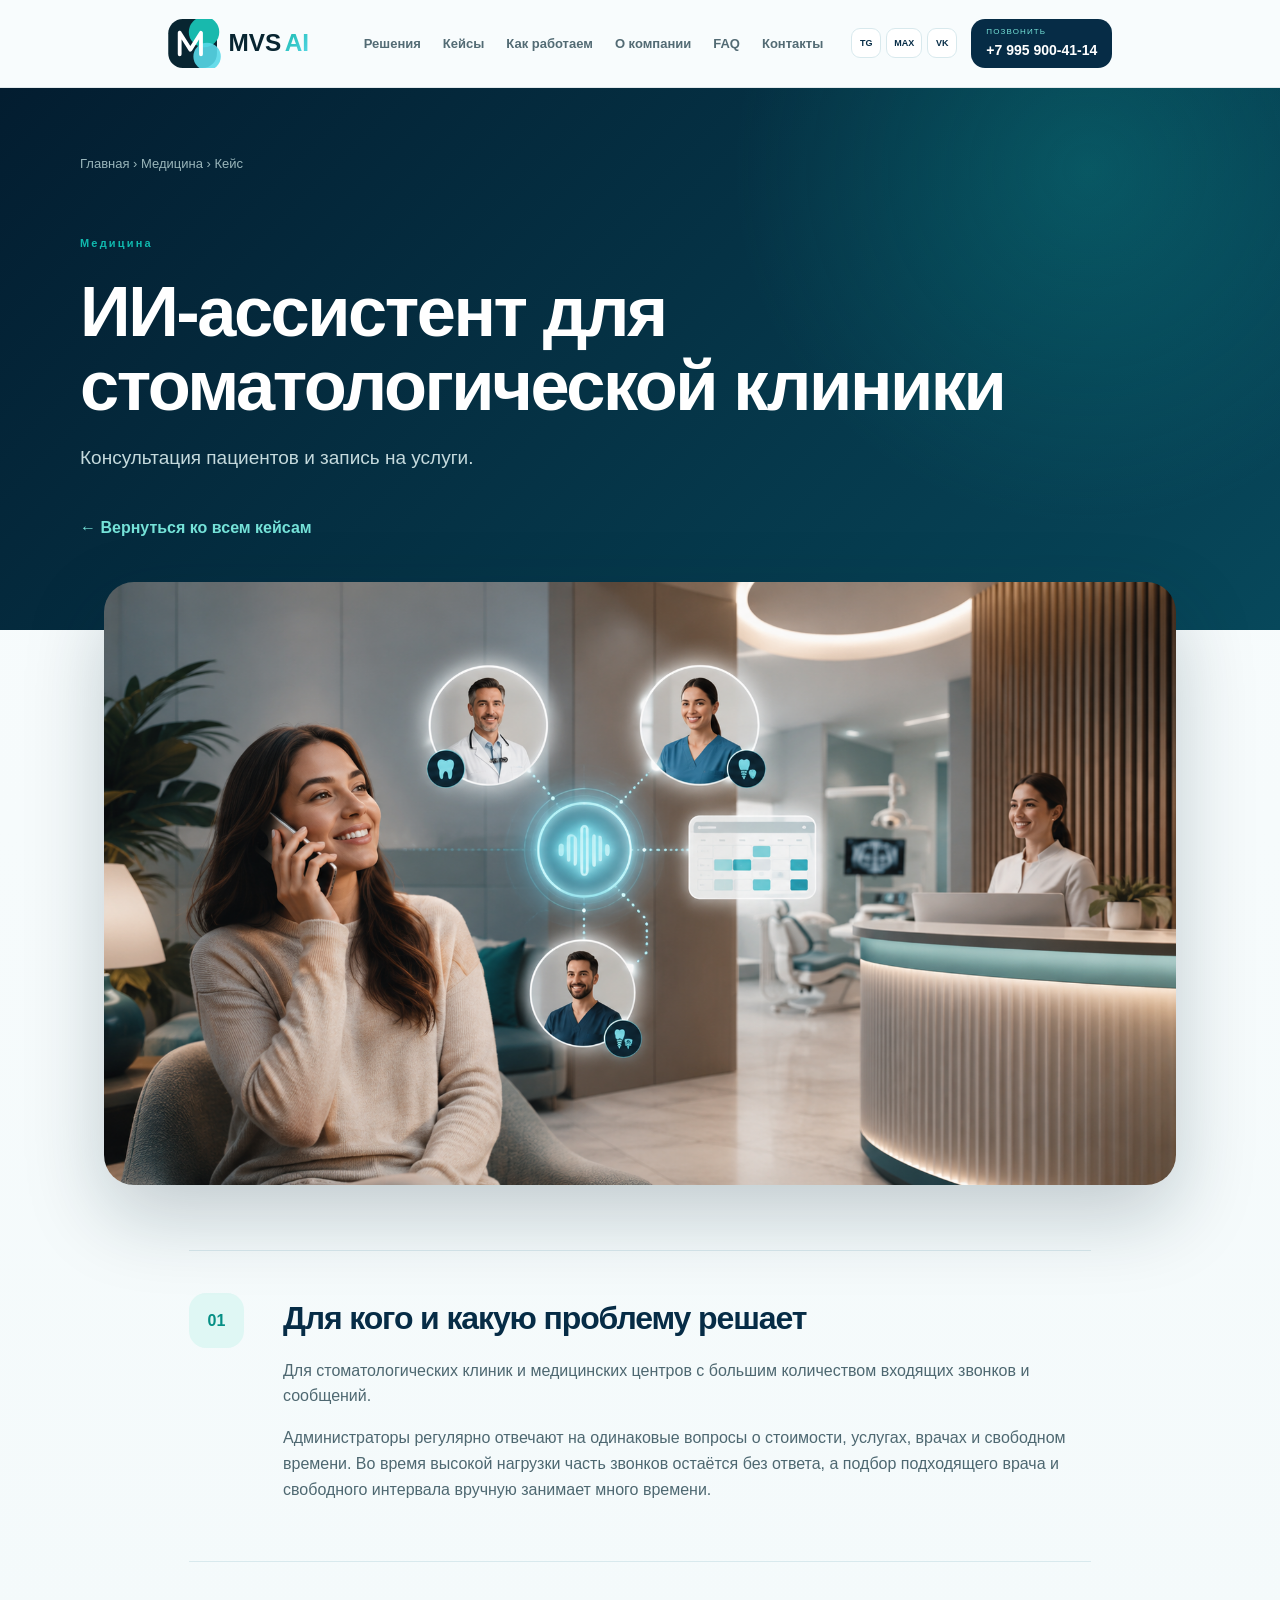
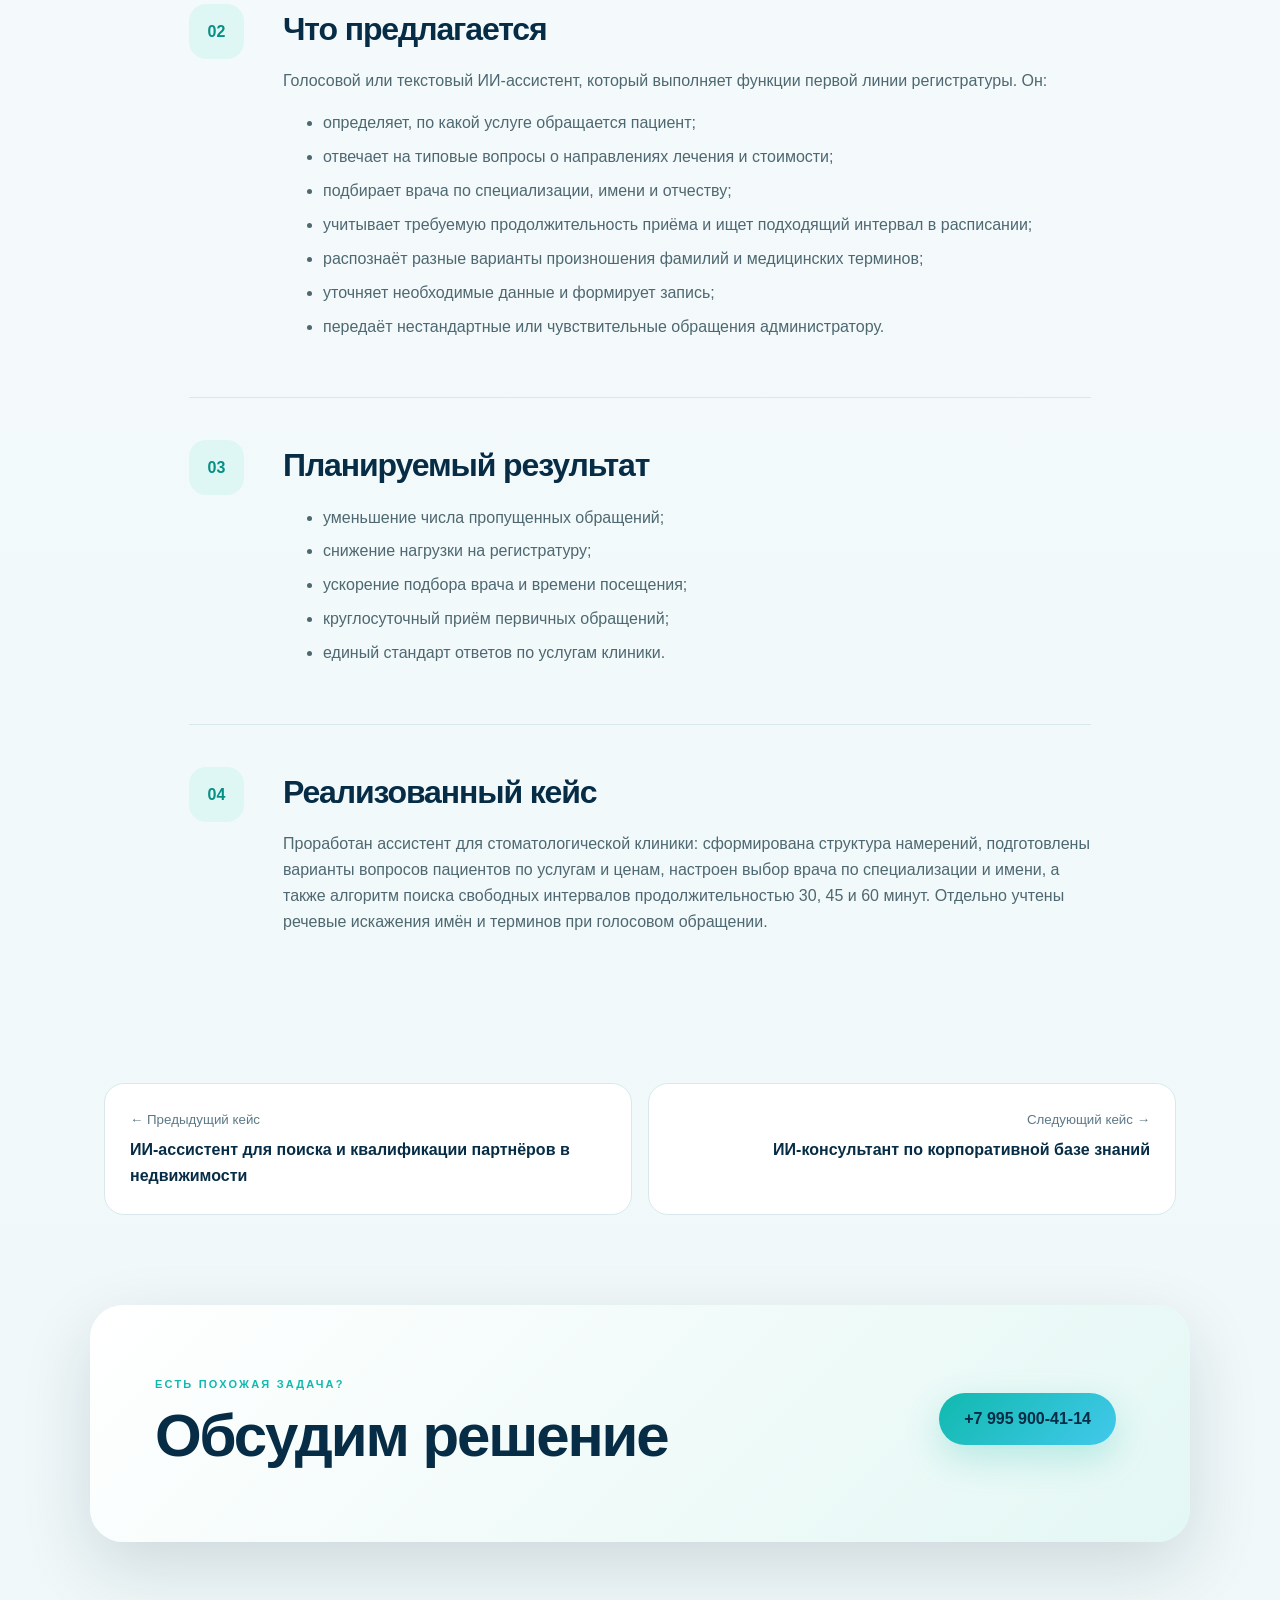
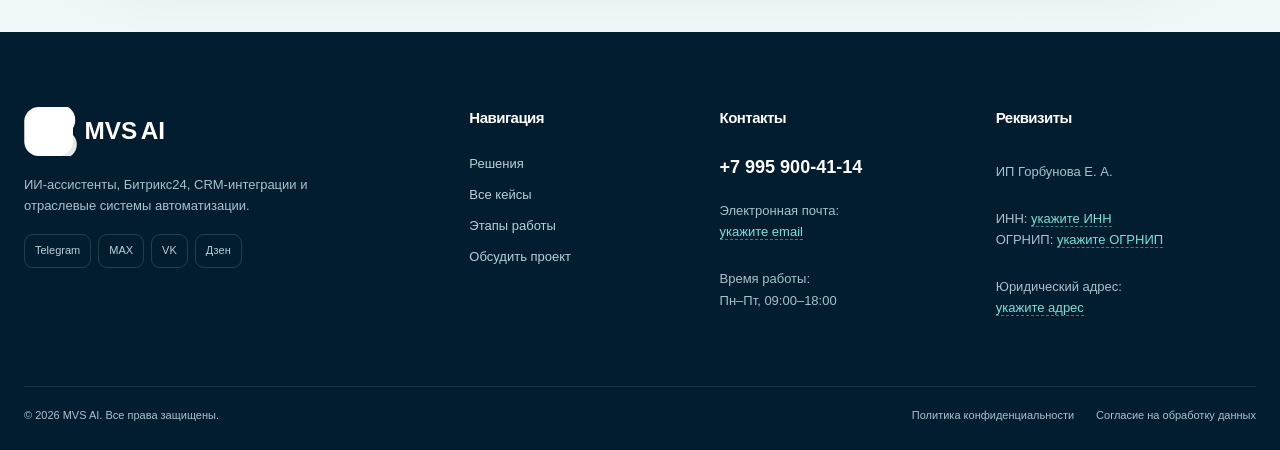
<file: static/portfolio/cases/dental-assistant.html>
<!doctype html><html lang="ru"><head><meta charset="utf-8"><meta name="viewport" content="width=device-width,initial-scale=1"><title>ИИ-ассистент для стоматологической клиники — портфолио</title><meta name="theme-color" content="#082531"><link rel="stylesheet" href="../styles.css"><meta name="description" content="ИИ-ассистенты, автоматизация Битрикс24 и CRM-интеграции для продаж, поддержки и управления бизнес-процессами."><meta name="robots" content="index,follow"><meta property="og:type" content="website"><meta property="og:title" content="MVS AI — автоматизация бизнеса"><meta property="og:description" content="ИИ-ассистенты, автоматизация Битрикс24 и CRM-интеграции для продаж, поддержки и управления бизнес-процессами."><meta property="og:image" content="../assets/hero-digital-assistant.png"><link rel="icon" href="../assets/favicon.svg" type="image/svg+xml"><link rel="stylesheet" href="../refresh.css"></head><body><header class="site-header">
  <div class="header-inner">
    <a class="brand" href="../index.html" aria-label="MVS AI — главная">
      <img class="brand-logo" src="../assets/logo.svg" alt="MVS AI">
      <span class="brand-copy"><b>MVS AI</b><small>автоматизация бизнеса</small></span>
    </a>
    <button class="menu" type="button" aria-label="Открыть меню" aria-expanded="false"><i></i><i></i><i></i></button>
    <nav class="main-nav" aria-label="Основное меню">
      <a href="../index.html#solutions">Решения</a>
      <a href="../index.html#cases">Кейсы</a>
      <a href="../index.html#process">Как работаем</a>
      <a href="../index.html#about">О компании</a>
      <a href="../index.html#faq">FAQ</a>
      <a href="../index.html#contacts">Контакты</a>
    </nav>
    <div class="header-actions">
      <div class="social-mini" aria-label="Социальные сети">
        <!-- ЗАМЕНИТЕ # НА ВАШИ ССЫЛКИ -->
        <a href="#" aria-label="Telegram">TG</a><a href="#" aria-label="MAX">MAX</a><a href="#" aria-label="VK">VK</a>
      </div>
      <a class="header-phone" href="tel:+79959004114"><small>Позвонить</small><b>+7 995 900-41-14</b></a>
    </div>
  </div>
</header><main><div class="detail-hero"><div class="crumbs"><a href="../index.html">Главная</a> › <a href="../index.html#healthcare">Медицина</a> › Кейс</div><small>Медицина</small><h1>ИИ-ассистент для стоматологической клиники</h1><p>Консультация пациентов и запись на услуги.</p><a href="../index.html#cases">← Вернуться ко всем кейсам</a></div><figure class="cover"><img src="../assets/dental-ai-receptionist.png" alt="ИИ-ассистент стоматологической клиники подбирает врача и время приёма"></figure><article class="detail"><section><span>01</span><div><h2>Для кого и какую проблему решает</h2><p>Для стоматологических клиник и медицинских центров с большим количеством входящих звонков и сообщений.</p><p>Администраторы регулярно отвечают на одинаковые вопросы о стоимости, услугах, врачах и свободном времени. Во время высокой нагрузки часть звонков остаётся без ответа, а подбор подходящего врача и свободного интервала вручную занимает много времени.</p></div></section><section><span>02</span><div><h2>Что предлагается</h2><p>Голосовой или текстовый ИИ-ассистент, который выполняет функции первой линии регистратуры. Он:</p><ul><li>определяет, по какой услуге обращается пациент;</li><li>отвечает на типовые вопросы о направлениях лечения и стоимости;</li><li>подбирает врача по специализации, имени и отчеству;</li><li>учитывает требуемую продолжительность приёма и ищет подходящий интервал в расписании;</li><li>распознаёт разные варианты произношения фамилий и медицинских терминов;</li><li>уточняет необходимые данные и формирует запись;</li><li>передаёт нестандартные или чувствительные обращения администратору.</li></ul></div></section><section><span>03</span><div><h2>Планируемый результат</h2><ul><li>уменьшение числа пропущенных обращений;</li><li>снижение нагрузки на регистратуру;</li><li>ускорение подбора врача и времени посещения;</li><li>круглосуточный приём первичных обращений;</li><li>единый стандарт ответов по услугам клиники.</li></ul></div></section><section><span>04</span><div><h2>Реализованный кейс</h2><p>Проработан ассистент для стоматологической клиники: сформирована структура намерений, подготовлены варианты вопросов пациентов по услугам и ценам, настроен выбор врача по специализации и имени, а также алгоритм поиска свободных интервалов продолжительностью 30, 45 и 60 минут. Отдельно учтены речевые искажения имён и терминов при голосовом обращении.</p></div></section></article><nav class="next"><a href="broker-outreach.html"><small>← Предыдущий кейс</small><b>ИИ-ассистент для поиска и квалификации партнёров в недвижимости</b></a><a href="corporate-rag.html"><small>Следующий кейс →</small><b>ИИ-консультант по корпоративной базе знаний</b></a></nav><section class="cta"><div><small>ЕСТЬ ПОХОЖАЯ ЗАДАЧА?</small><h2>Обсудим решение</h2></div><a class="btn" href="tel:+79959004114">+7 995 900-41-14</a></section></main><footer class="site-footer" id="site-footer">
  <div class="footer-grid">
    <div class="footer-brand">
      <a class="brand brand-light" href="../index.html"><img class="brand-logo" src="../assets/logo.svg" alt="MVS AI"><span class="brand-copy"><b>MVS AI</b><small>автоматизация бизнеса</small></span></a>
      <p>ИИ-ассистенты, Битрикс24, CRM-интеграции и отраслевые системы автоматизации.</p>
      <div class="social-links">
        <!-- ЗАМЕНИТЕ # НА ВАШИ ССЫЛКИ -->
        <a href="#">Telegram</a><a href="#">MAX</a><a href="#">VK</a><a href="#">Дзен</a>
      </div>
    </div>
    <div><h3>Навигация</h3><a href="../index.html#solutions">Решения</a><a href="../index.html#cases">Все кейсы</a><a href="../index.html#process">Этапы работы</a><a href="../index.html#contacts">Обсудить проект</a></div>
    <div><h3>Контакты</h3><a class="footer-phone" href="tel:+79959004114">+7 995 900-41-14</a><p>Электронная почта:<br><span class="placeholder">укажите email</span></p><p>Время работы:<br>Пн–Пт, 09:00–18:00</p></div>
    <div><h3>Реквизиты</h3><p>ИП Горбунова Е. А.</p><p>ИНН: <span class="placeholder">укажите ИНН</span><br>ОГРНИП: <span class="placeholder">укажите ОГРНИП</span></p><p>Юридический адрес:<br><span class="placeholder">укажите адрес</span></p></div>
  </div>
  <div class="footer-bottom"><span>© 2026 MVS AI. Все права защищены.</span><div><a href="../privacy.html">Политика конфиденциальности</a><a href="../index.html#contacts">Согласие на обработку данных</a></div></div>
</footer><script src="../script.js"></script></body></html>
</file>
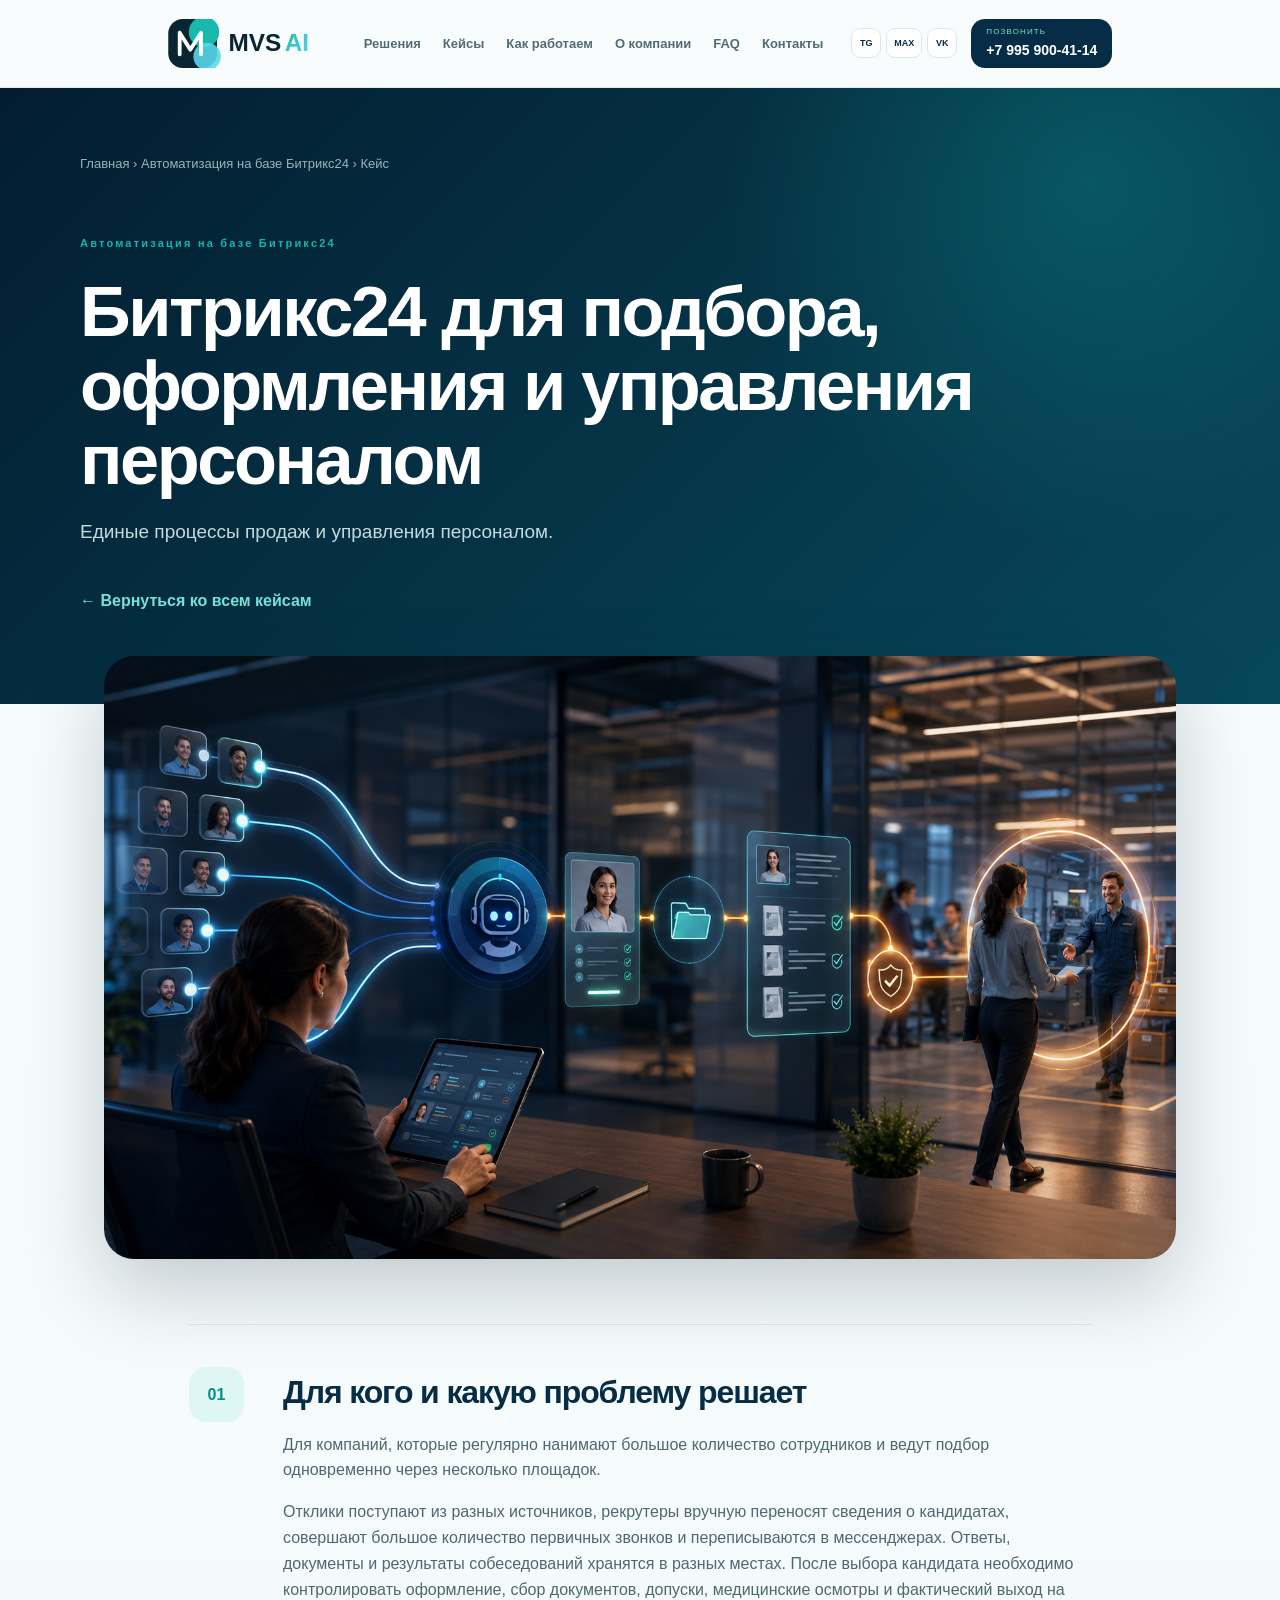
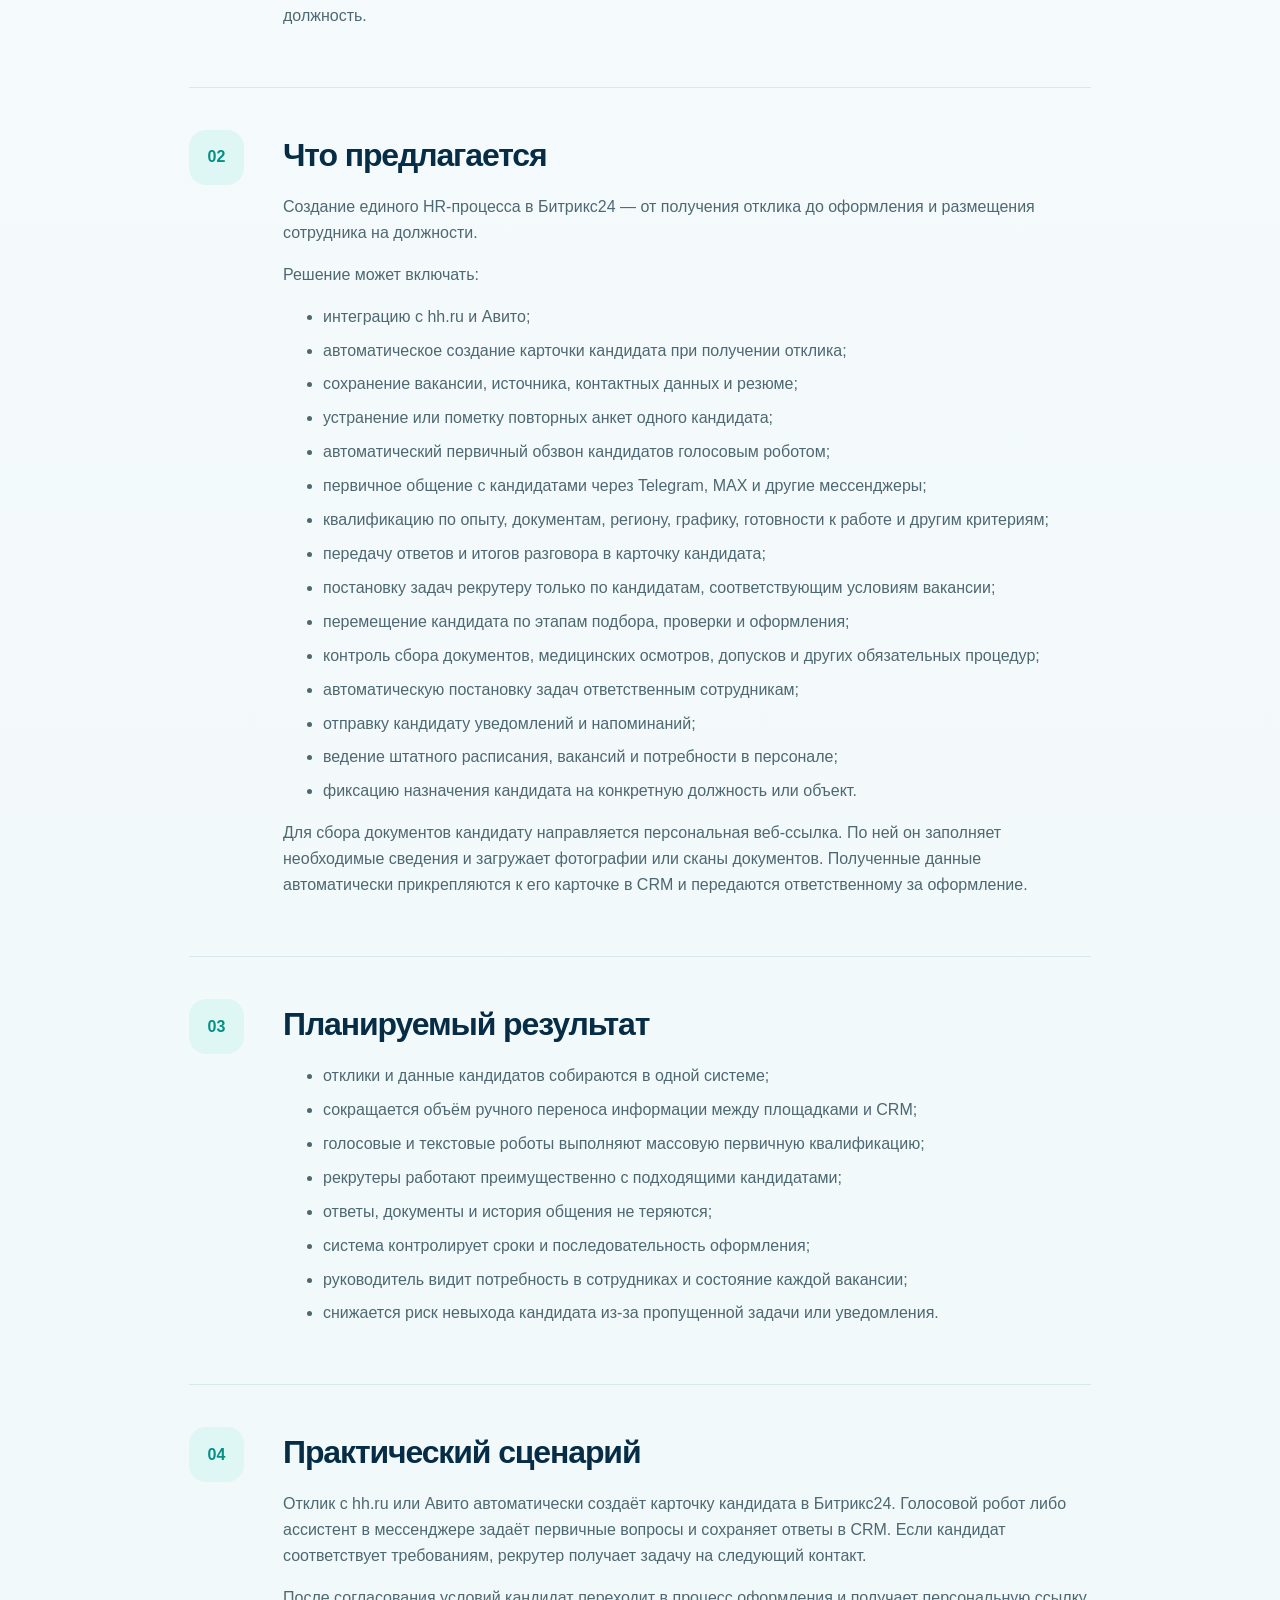
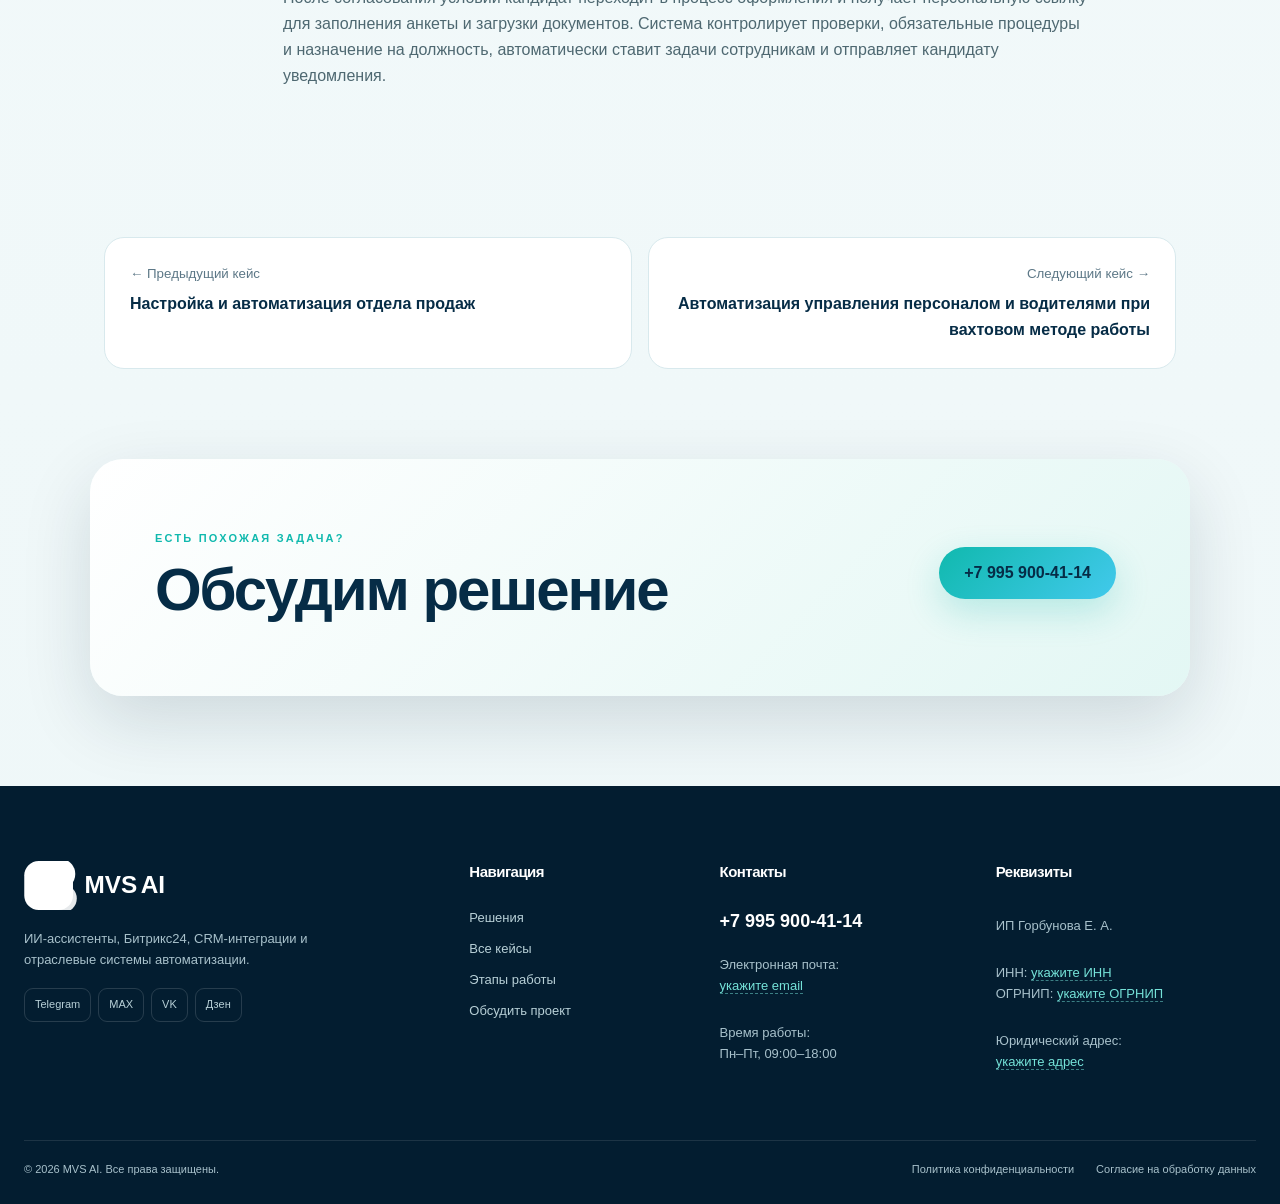
<file: static/portfolio/cases/hr-automation.html>
<!doctype html><html lang="ru"><head><meta charset="utf-8"><meta name="viewport" content="width=device-width,initial-scale=1"><title>Битрикс24 для подбора, оформления и управления персоналом — портфолио</title><meta name="theme-color" content="#082531"><link rel="stylesheet" href="../styles.css"><meta name="description" content="ИИ-ассистенты, автоматизация Битрикс24 и CRM-интеграции для продаж, поддержки и управления бизнес-процессами."><meta name="robots" content="index,follow"><meta property="og:type" content="website"><meta property="og:title" content="MVS AI — автоматизация бизнеса"><meta property="og:description" content="ИИ-ассистенты, автоматизация Битрикс24 и CRM-интеграции для продаж, поддержки и управления бизнес-процессами."><meta property="og:image" content="../assets/hero-digital-assistant.png"><link rel="icon" href="../assets/favicon.svg" type="image/svg+xml"><link rel="stylesheet" href="../refresh.css"></head><body><header class="site-header">
  <div class="header-inner">
    <a class="brand" href="../index.html" aria-label="MVS AI — главная">
      <img class="brand-logo" src="../assets/logo.svg" alt="MVS AI">
      <span class="brand-copy"><b>MVS AI</b><small>автоматизация бизнеса</small></span>
    </a>
    <button class="menu" type="button" aria-label="Открыть меню" aria-expanded="false"><i></i><i></i><i></i></button>
    <nav class="main-nav" aria-label="Основное меню">
      <a href="../index.html#solutions">Решения</a>
      <a href="../index.html#cases">Кейсы</a>
      <a href="../index.html#process">Как работаем</a>
      <a href="../index.html#about">О компании</a>
      <a href="../index.html#faq">FAQ</a>
      <a href="../index.html#contacts">Контакты</a>
    </nav>
    <div class="header-actions">
      <div class="social-mini" aria-label="Социальные сети">
        <!-- ЗАМЕНИТЕ # НА ВАШИ ССЫЛКИ -->
        <a href="#" aria-label="Telegram">TG</a><a href="#" aria-label="MAX">MAX</a><a href="#" aria-label="VK">VK</a>
      </div>
      <a class="header-phone" href="tel:+79959004114"><small>Позвонить</small><b>+7 995 900-41-14</b></a>
    </div>
  </div>
</header><main><div class="detail-hero"><div class="crumbs"><a href="../index.html">Главная</a> › <a href="../index.html#bitrix24">Автоматизация на базе Битрикс24</a> › Кейс</div><small>Автоматизация на базе Битрикс24</small><h1>Битрикс24 для подбора, оформления и управления персоналом</h1><p>Единые процессы продаж и управления персоналом.</p><a href="../index.html#cases">← Вернуться ко всем кейсам</a></div><figure class="cover"><img src="../assets/bitrix24-hr-automation.png" alt="Автоматизация подбора, квалификации, сбора документов и оформления кандидатов"></figure><article class="detail"><section><span>01</span><div><h2>Для кого и какую проблему решает</h2><p>Для компаний, которые регулярно нанимают большое количество сотрудников и ведут подбор одновременно через несколько площадок.</p><p>Отклики поступают из разных источников, рекрутеры вручную переносят сведения о кандидатах, совершают большое количество первичных звонков и переписываются в мессенджерах. Ответы, документы и результаты собеседований хранятся в разных местах. После выбора кандидата необходимо контролировать оформление, сбор документов, допуски, медицинские осмотры и фактический выход на должность.</p></div></section><section><span>02</span><div><h2>Что предлагается</h2><p>Создание единого HR-процесса в Битрикс24 — от получения отклика до оформления и размещения сотрудника на должности.</p><p>Решение может включать:</p><ul><li>интеграцию с hh.ru и Авито;</li><li>автоматическое создание карточки кандидата при получении отклика;</li><li>сохранение вакансии, источника, контактных данных и резюме;</li><li>устранение или пометку повторных анкет одного кандидата;</li><li>автоматический первичный обзвон кандидатов голосовым роботом;</li><li>первичное общение с кандидатами через Telegram, MAX и другие мессенджеры;</li><li>квалификацию по опыту, документам, региону, графику, готовности к работе и другим критериям;</li><li>передачу ответов и итогов разговора в карточку кандидата;</li><li>постановку задач рекрутеру только по кандидатам, соответствующим условиям вакансии;</li><li>перемещение кандидата по этапам подбора, проверки и оформления;</li><li>контроль сбора документов, медицинских осмотров, допусков и других обязательных процедур;</li><li>автоматическую постановку задач ответственным сотрудникам;</li><li>отправку кандидату уведомлений и напоминаний;</li><li>ведение штатного расписания, вакансий и потребности в персонале;</li><li>фиксацию назначения кандидата на конкретную должность или объект.</li></ul><p>Для сбора документов кандидату направляется персональная веб-ссылка. По ней он заполняет необходимые сведения и загружает фотографии или сканы документов. Полученные данные автоматически прикрепляются к его карточке в CRM и передаются ответственному за оформление.</p></div></section><section><span>03</span><div><h2>Планируемый результат</h2><ul><li>отклики и данные кандидатов собираются в одной системе;</li><li>сокращается объём ручного переноса информации между площадками и CRM;</li><li>голосовые и текстовые роботы выполняют массовую первичную квалификацию;</li><li>рекрутеры работают преимущественно с подходящими кандидатами;</li><li>ответы, документы и история общения не теряются;</li><li>система контролирует сроки и последовательность оформления;</li><li>руководитель видит потребность в сотрудниках и состояние каждой вакансии;</li><li>снижается риск невыхода кандидата из-за пропущенной задачи или уведомления.</li></ul></div></section><section><span>04</span><div><h2>Практический сценарий</h2><p>Отклик с hh.ru или Авито автоматически создаёт карточку кандидата в Битрикс24. Голосовой робот либо ассистент в мессенджере задаёт первичные вопросы и сохраняет ответы в CRM. Если кандидат соответствует требованиям, рекрутер получает задачу на следующий контакт.</p><p>После согласования условий кандидат переходит в процесс оформления и получает персональную ссылку для заполнения анкеты и загрузки документов. Система контролирует проверки, обязательные процедуры и назначение на должность, автоматически ставит задачи сотрудникам и отправляет кандидату уведомления.</p></div></section></article><nav class="next"><a href="sales-automation.html"><small>← Предыдущий кейс</small><b>Настройка и автоматизация отдела продаж</b></a><a href="shift-workforce.html"><small>Следующий кейс →</small><b>Автоматизация управления персоналом и водителями при вахтовом методе работы</b></a></nav><section class="cta"><div><small>ЕСТЬ ПОХОЖАЯ ЗАДАЧА?</small><h2>Обсудим решение</h2></div><a class="btn" href="tel:+79959004114">+7 995 900-41-14</a></section></main><footer class="site-footer" id="site-footer">
  <div class="footer-grid">
    <div class="footer-brand">
      <a class="brand brand-light" href="../index.html"><img class="brand-logo" src="../assets/logo.svg" alt="MVS AI"><span class="brand-copy"><b>MVS AI</b><small>автоматизация бизнеса</small></span></a>
      <p>ИИ-ассистенты, Битрикс24, CRM-интеграции и отраслевые системы автоматизации.</p>
      <div class="social-links">
        <!-- ЗАМЕНИТЕ # НА ВАШИ ССЫЛКИ -->
        <a href="#">Telegram</a><a href="#">MAX</a><a href="#">VK</a><a href="#">Дзен</a>
      </div>
    </div>
    <div><h3>Навигация</h3><a href="../index.html#solutions">Решения</a><a href="../index.html#cases">Все кейсы</a><a href="../index.html#process">Этапы работы</a><a href="../index.html#contacts">Обсудить проект</a></div>
    <div><h3>Контакты</h3><a class="footer-phone" href="tel:+79959004114">+7 995 900-41-14</a><p>Электронная почта:<br><span class="placeholder">укажите email</span></p><p>Время работы:<br>Пн–Пт, 09:00–18:00</p></div>
    <div><h3>Реквизиты</h3><p>ИП Горбунова Е. А.</p><p>ИНН: <span class="placeholder">укажите ИНН</span><br>ОГРНИП: <span class="placeholder">укажите ОГРНИП</span></p><p>Юридический адрес:<br><span class="placeholder">укажите адрес</span></p></div>
  </div>
  <div class="footer-bottom"><span>© 2026 MVS AI. Все права защищены.</span><div><a href="../privacy.html">Политика конфиденциальности</a><a href="../index.html#contacts">Согласие на обработку данных</a></div></div>
</footer><script src="../script.js"></script></body></html>
</file>
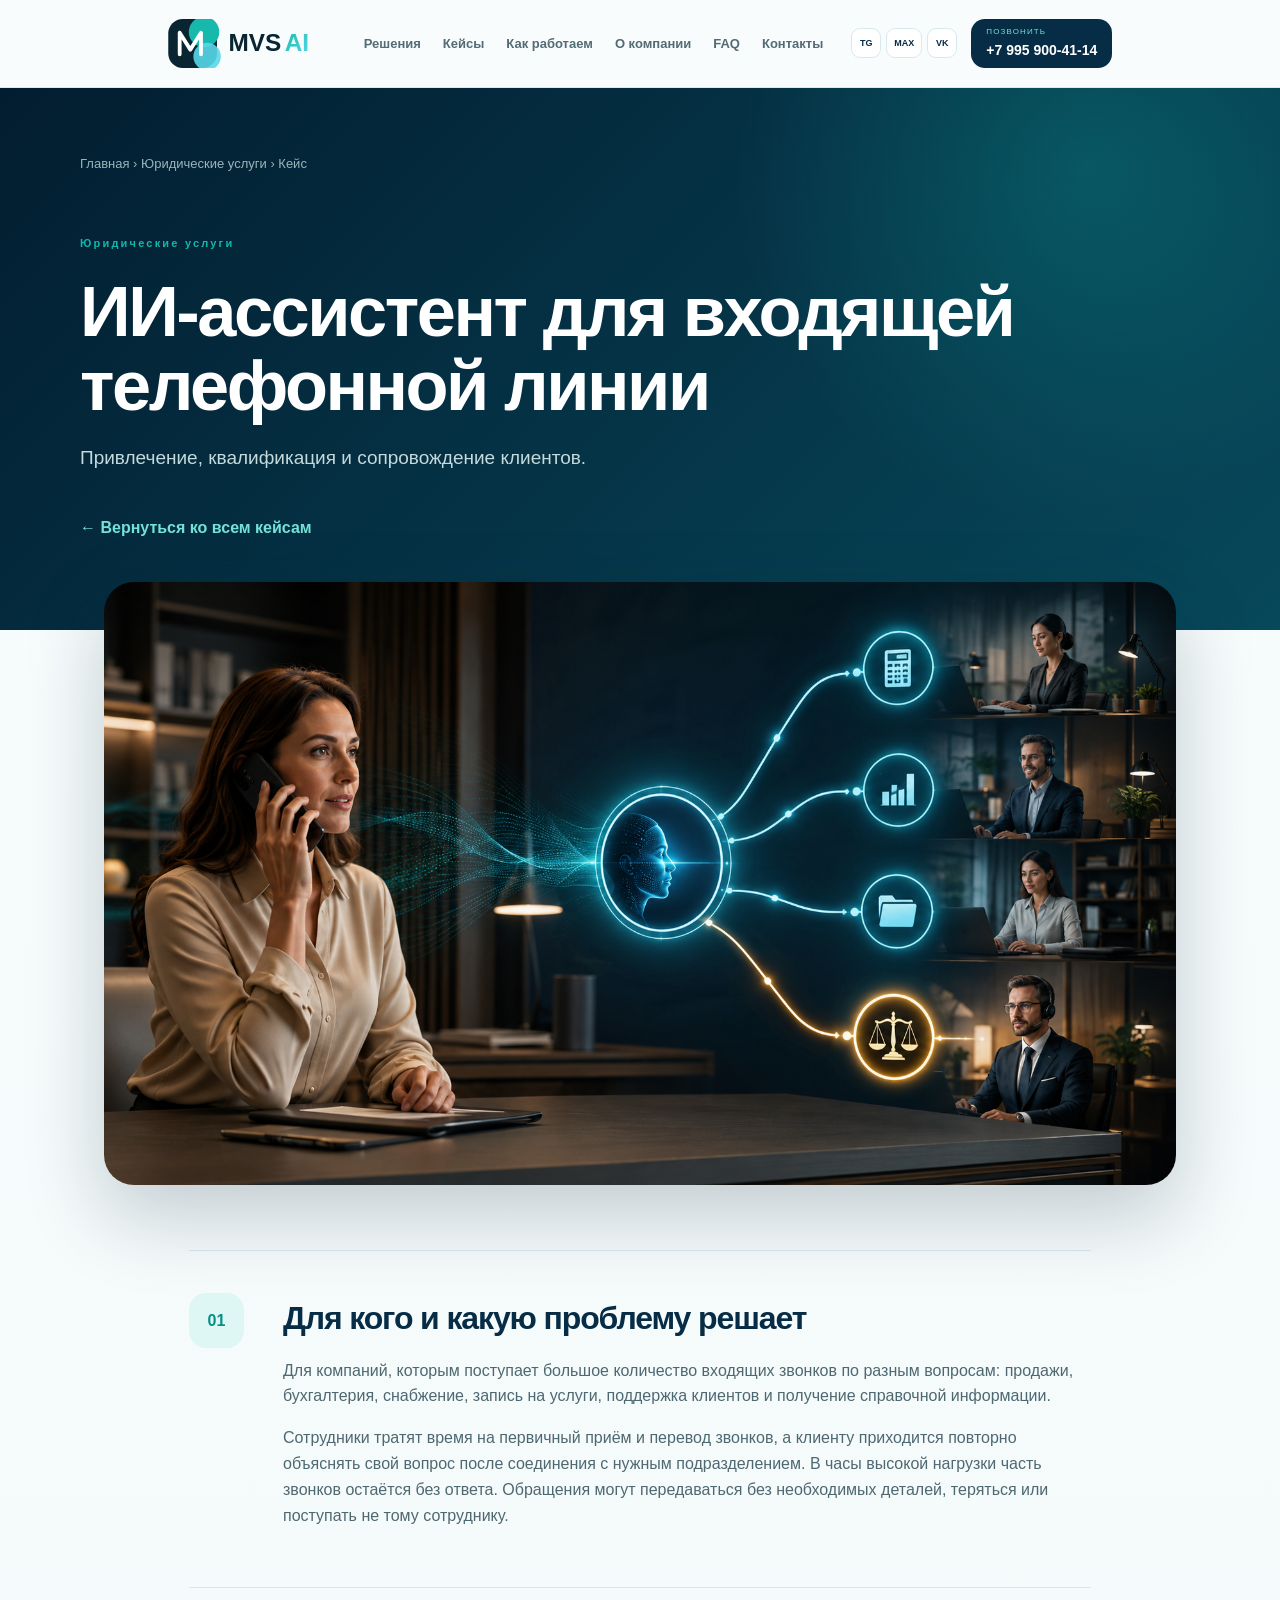
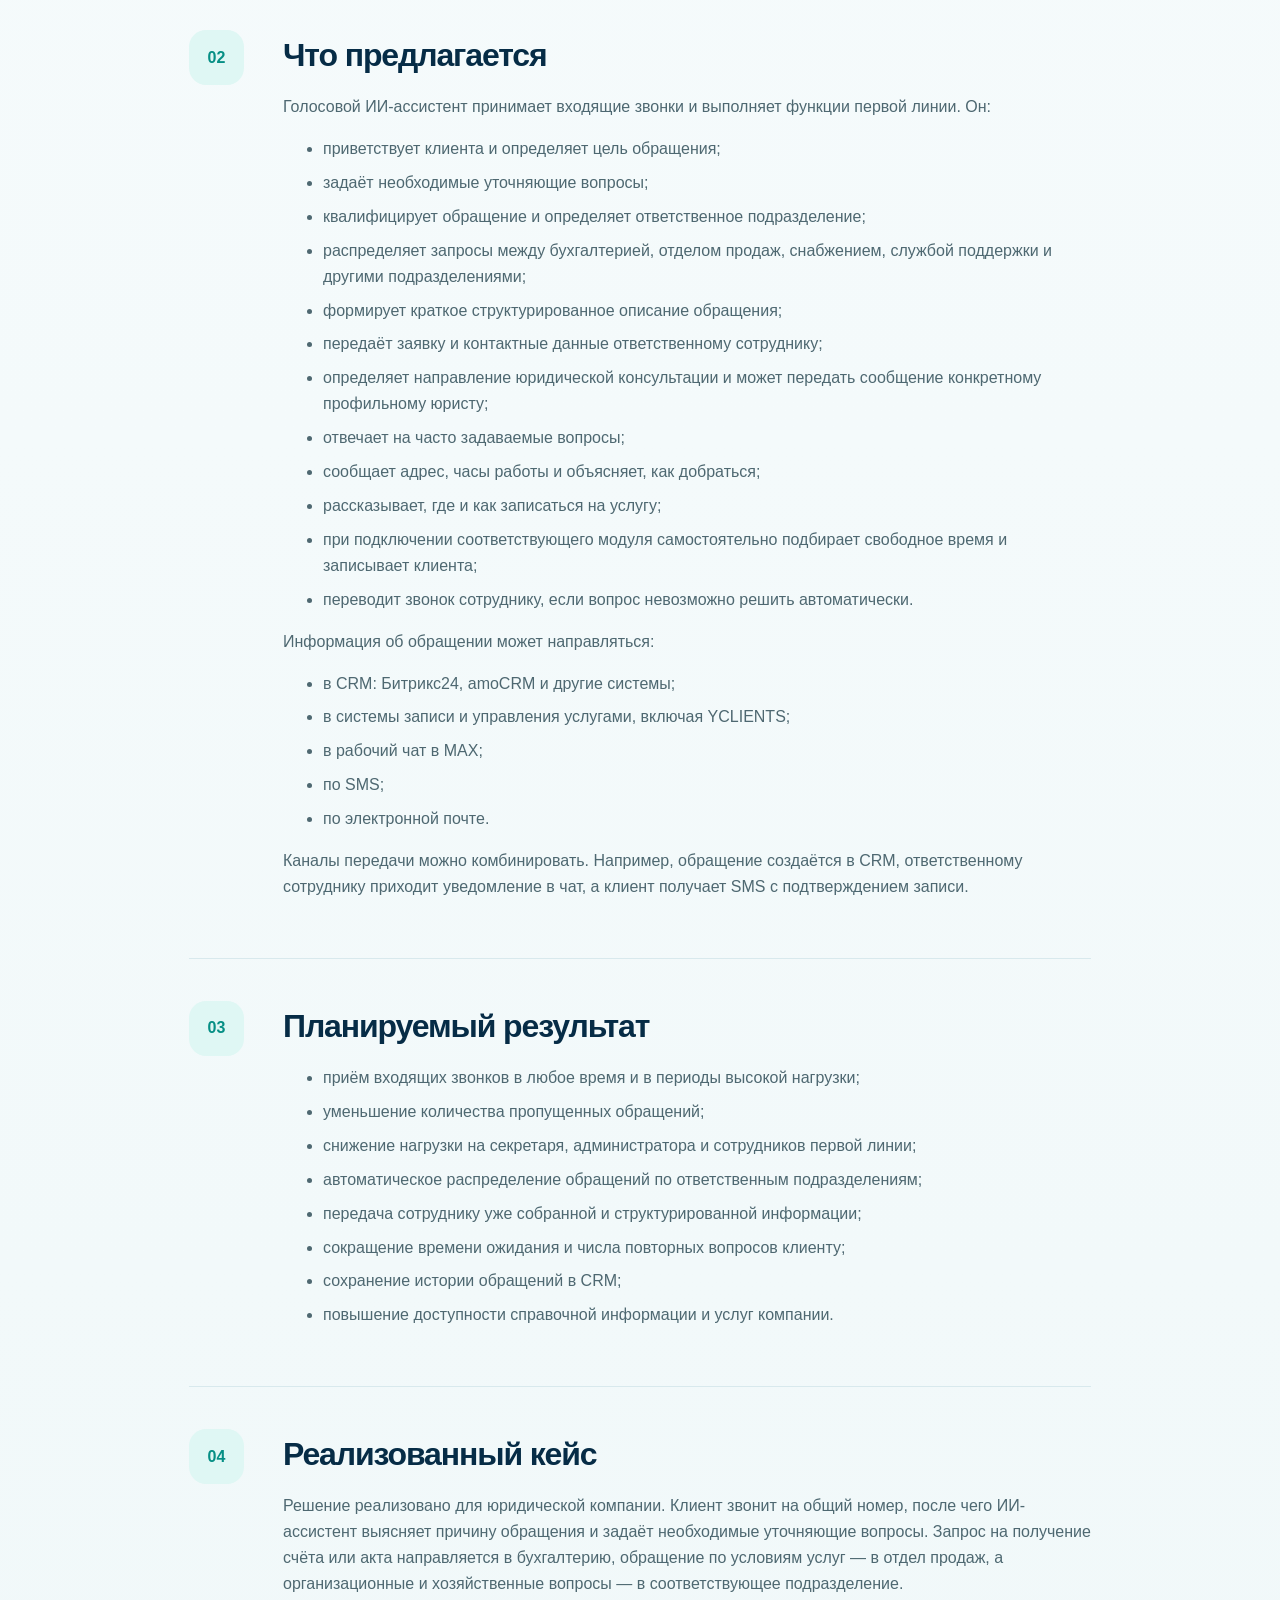
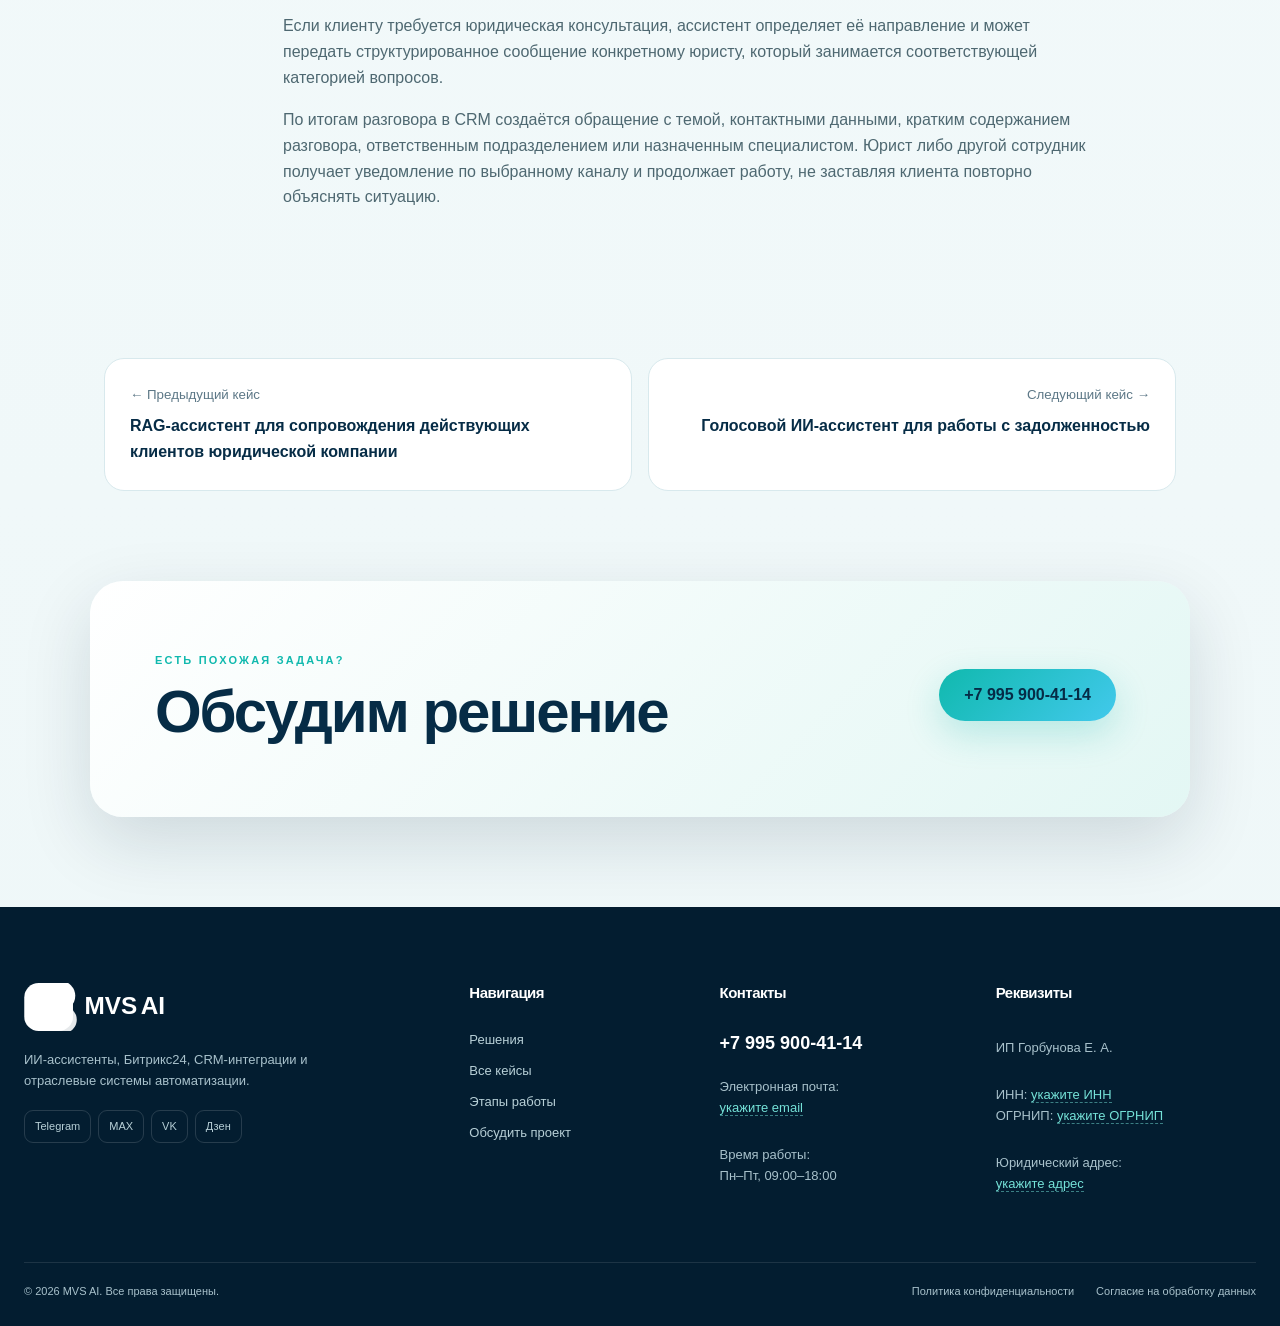
<file: static/portfolio/cases/legal-inbound-routing.html>
<!doctype html><html lang="ru"><head><meta charset="utf-8"><meta name="viewport" content="width=device-width,initial-scale=1"><title>ИИ-ассистент для входящей телефонной линии — портфолио</title><meta name="theme-color" content="#082531"><link rel="stylesheet" href="../styles.css"><meta name="description" content="ИИ-ассистенты, автоматизация Битрикс24 и CRM-интеграции для продаж, поддержки и управления бизнес-процессами."><meta name="robots" content="index,follow"><meta property="og:type" content="website"><meta property="og:title" content="MVS AI — автоматизация бизнеса"><meta property="og:description" content="ИИ-ассистенты, автоматизация Битрикс24 и CRM-интеграции для продаж, поддержки и управления бизнес-процессами."><meta property="og:image" content="../assets/hero-digital-assistant.png"><link rel="icon" href="../assets/favicon.svg" type="image/svg+xml"><link rel="stylesheet" href="../refresh.css"></head><body><header class="site-header">
  <div class="header-inner">
    <a class="brand" href="../index.html" aria-label="MVS AI — главная">
      <img class="brand-logo" src="../assets/logo.svg" alt="MVS AI">
      <span class="brand-copy"><b>MVS AI</b><small>автоматизация бизнеса</small></span>
    </a>
    <button class="menu" type="button" aria-label="Открыть меню" aria-expanded="false"><i></i><i></i><i></i></button>
    <nav class="main-nav" aria-label="Основное меню">
      <a href="../index.html#solutions">Решения</a>
      <a href="../index.html#cases">Кейсы</a>
      <a href="../index.html#process">Как работаем</a>
      <a href="../index.html#about">О компании</a>
      <a href="../index.html#faq">FAQ</a>
      <a href="../index.html#contacts">Контакты</a>
    </nav>
    <div class="header-actions">
      <div class="social-mini" aria-label="Социальные сети">
        <!-- ЗАМЕНИТЕ # НА ВАШИ ССЫЛКИ -->
        <a href="#" aria-label="Telegram">TG</a><a href="#" aria-label="MAX">MAX</a><a href="#" aria-label="VK">VK</a>
      </div>
      <a class="header-phone" href="tel:+79959004114"><small>Позвонить</small><b>+7 995 900-41-14</b></a>
    </div>
  </div>
</header><main><div class="detail-hero"><div class="crumbs"><a href="../index.html">Главная</a> › <a href="../index.html#legal">Юридические услуги</a> › Кейс</div><small>Юридические услуги</small><h1>ИИ-ассистент для входящей телефонной линии</h1><p>Привлечение, квалификация и сопровождение клиентов.</p><a href="../index.html#cases">← Вернуться ко всем кейсам</a></div><figure class="cover"><img src="../assets/legal-inbound-routing.png" alt="ИИ-ассистент направляет входящий звонок в подразделение или профильному юристу"></figure><article class="detail"><section><span>01</span><div><h2>Для кого и какую проблему решает</h2><p>Для компаний, которым поступает большое количество входящих звонков по разным вопросам: продажи, бухгалтерия, снабжение, запись на услуги, поддержка клиентов и получение справочной информации.</p><p>Сотрудники тратят время на первичный приём и перевод звонков, а клиенту приходится повторно объяснять свой вопрос после соединения с нужным подразделением. В часы высокой нагрузки часть звонков остаётся без ответа. Обращения могут передаваться без необходимых деталей, теряться или поступать не тому сотруднику.</p></div></section><section><span>02</span><div><h2>Что предлагается</h2><p>Голосовой ИИ-ассистент принимает входящие звонки и выполняет функции первой линии. Он:</p><ul><li>приветствует клиента и определяет цель обращения;</li><li>задаёт необходимые уточняющие вопросы;</li><li>квалифицирует обращение и определяет ответственное подразделение;</li><li>распределяет запросы между бухгалтерией, отделом продаж, снабжением, службой поддержки и другими подразделениями;</li><li>формирует краткое структурированное описание обращения;</li><li>передаёт заявку и контактные данные ответственному сотруднику;</li><li>определяет направление юридической консультации и может передать сообщение конкретному профильному юристу;</li><li>отвечает на часто задаваемые вопросы;</li><li>сообщает адрес, часы работы и объясняет, как добраться;</li><li>рассказывает, где и как записаться на услугу;</li><li>при подключении соответствующего модуля самостоятельно подбирает свободное время и записывает клиента;</li><li>переводит звонок сотруднику, если вопрос невозможно решить автоматически.</li></ul><p>Информация об обращении может направляться:</p><ul><li>в CRM: Битрикс24, amoCRM и другие системы;</li><li>в системы записи и управления услугами, включая YCLIENTS;</li><li>в рабочий чат в MAX;</li><li>по SMS;</li><li>по электронной почте.</li></ul><p>Каналы передачи можно комбинировать. Например, обращение создаётся в CRM, ответственному сотруднику приходит уведомление в чат, а клиент получает SMS с подтверждением записи.</p></div></section><section><span>03</span><div><h2>Планируемый результат</h2><ul><li>приём входящих звонков в любое время и в периоды высокой нагрузки;</li><li>уменьшение количества пропущенных обращений;</li><li>снижение нагрузки на секретаря, администратора и сотрудников первой линии;</li><li>автоматическое распределение обращений по ответственным подразделениям;</li><li>передача сотруднику уже собранной и структурированной информации;</li><li>сокращение времени ожидания и числа повторных вопросов клиенту;</li><li>сохранение истории обращений в CRM;</li><li>повышение доступности справочной информации и услуг компании.</li></ul></div></section><section><span>04</span><div><h2>Реализованный кейс</h2><p>Решение реализовано для юридической компании. Клиент звонит на общий номер, после чего ИИ-ассистент выясняет причину обращения и задаёт необходимые уточняющие вопросы. Запрос на получение счёта или акта направляется в бухгалтерию, обращение по условиям услуг — в отдел продаж, а организационные и хозяйственные вопросы — в соответствующее подразделение.</p><p>Если клиенту требуется юридическая консультация, ассистент определяет её направление и может передать структурированное сообщение конкретному юристу, который занимается соответствующей категорией вопросов.</p><p>По итогам разговора в CRM создаётся обращение с темой, контактными данными, кратким содержанием разговора, ответственным подразделением или назначенным специалистом. Юрист либо другой сотрудник получает уведомление по выбранному каналу и продолжает работу, не заставляя клиента повторно объяснять ситуацию.</p></div></section></article><nav class="next"><a href="legal-rag-support.html"><small>← Предыдущий кейс</small><b>RAG-ассистент для сопровождения действующих клиентов юридической компании</b></a><a href="debt-collection.html"><small>Следующий кейс →</small><b>Голосовой ИИ-ассистент для работы с задолженностью</b></a></nav><section class="cta"><div><small>ЕСТЬ ПОХОЖАЯ ЗАДАЧА?</small><h2>Обсудим решение</h2></div><a class="btn" href="tel:+79959004114">+7 995 900-41-14</a></section></main><footer class="site-footer" id="site-footer">
  <div class="footer-grid">
    <div class="footer-brand">
      <a class="brand brand-light" href="../index.html"><img class="brand-logo" src="../assets/logo.svg" alt="MVS AI"><span class="brand-copy"><b>MVS AI</b><small>автоматизация бизнеса</small></span></a>
      <p>ИИ-ассистенты, Битрикс24, CRM-интеграции и отраслевые системы автоматизации.</p>
      <div class="social-links">
        <!-- ЗАМЕНИТЕ # НА ВАШИ ССЫЛКИ -->
        <a href="#">Telegram</a><a href="#">MAX</a><a href="#">VK</a><a href="#">Дзен</a>
      </div>
    </div>
    <div><h3>Навигация</h3><a href="../index.html#solutions">Решения</a><a href="../index.html#cases">Все кейсы</a><a href="../index.html#process">Этапы работы</a><a href="../index.html#contacts">Обсудить проект</a></div>
    <div><h3>Контакты</h3><a class="footer-phone" href="tel:+79959004114">+7 995 900-41-14</a><p>Электронная почта:<br><span class="placeholder">укажите email</span></p><p>Время работы:<br>Пн–Пт, 09:00–18:00</p></div>
    <div><h3>Реквизиты</h3><p>ИП Горбунова Е. А.</p><p>ИНН: <span class="placeholder">укажите ИНН</span><br>ОГРНИП: <span class="placeholder">укажите ОГРНИП</span></p><p>Юридический адрес:<br><span class="placeholder">укажите адрес</span></p></div>
  </div>
  <div class="footer-bottom"><span>© 2026 MVS AI. Все права защищены.</span><div><a href="../privacy.html">Политика конфиденциальности</a><a href="../index.html#contacts">Согласие на обработку данных</a></div></div>
</footer><script src="../script.js"></script></body></html>
</file>
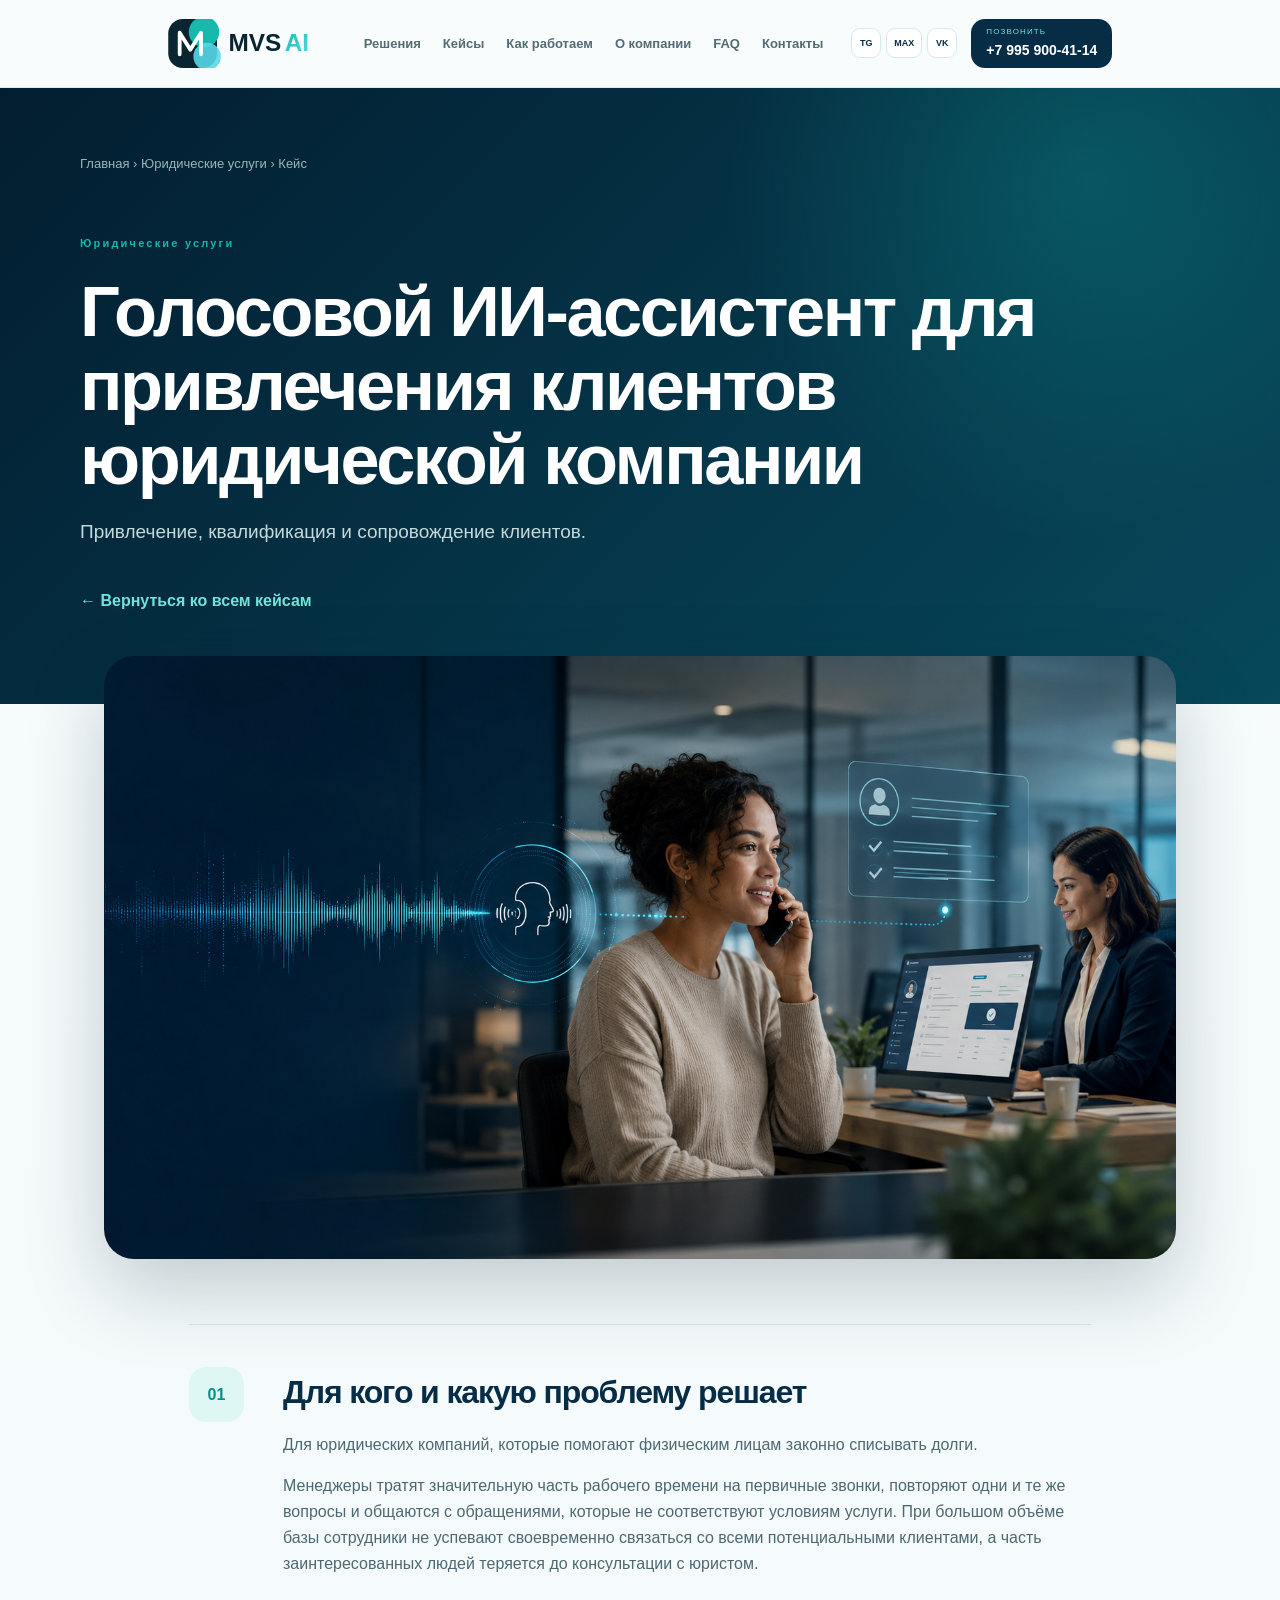
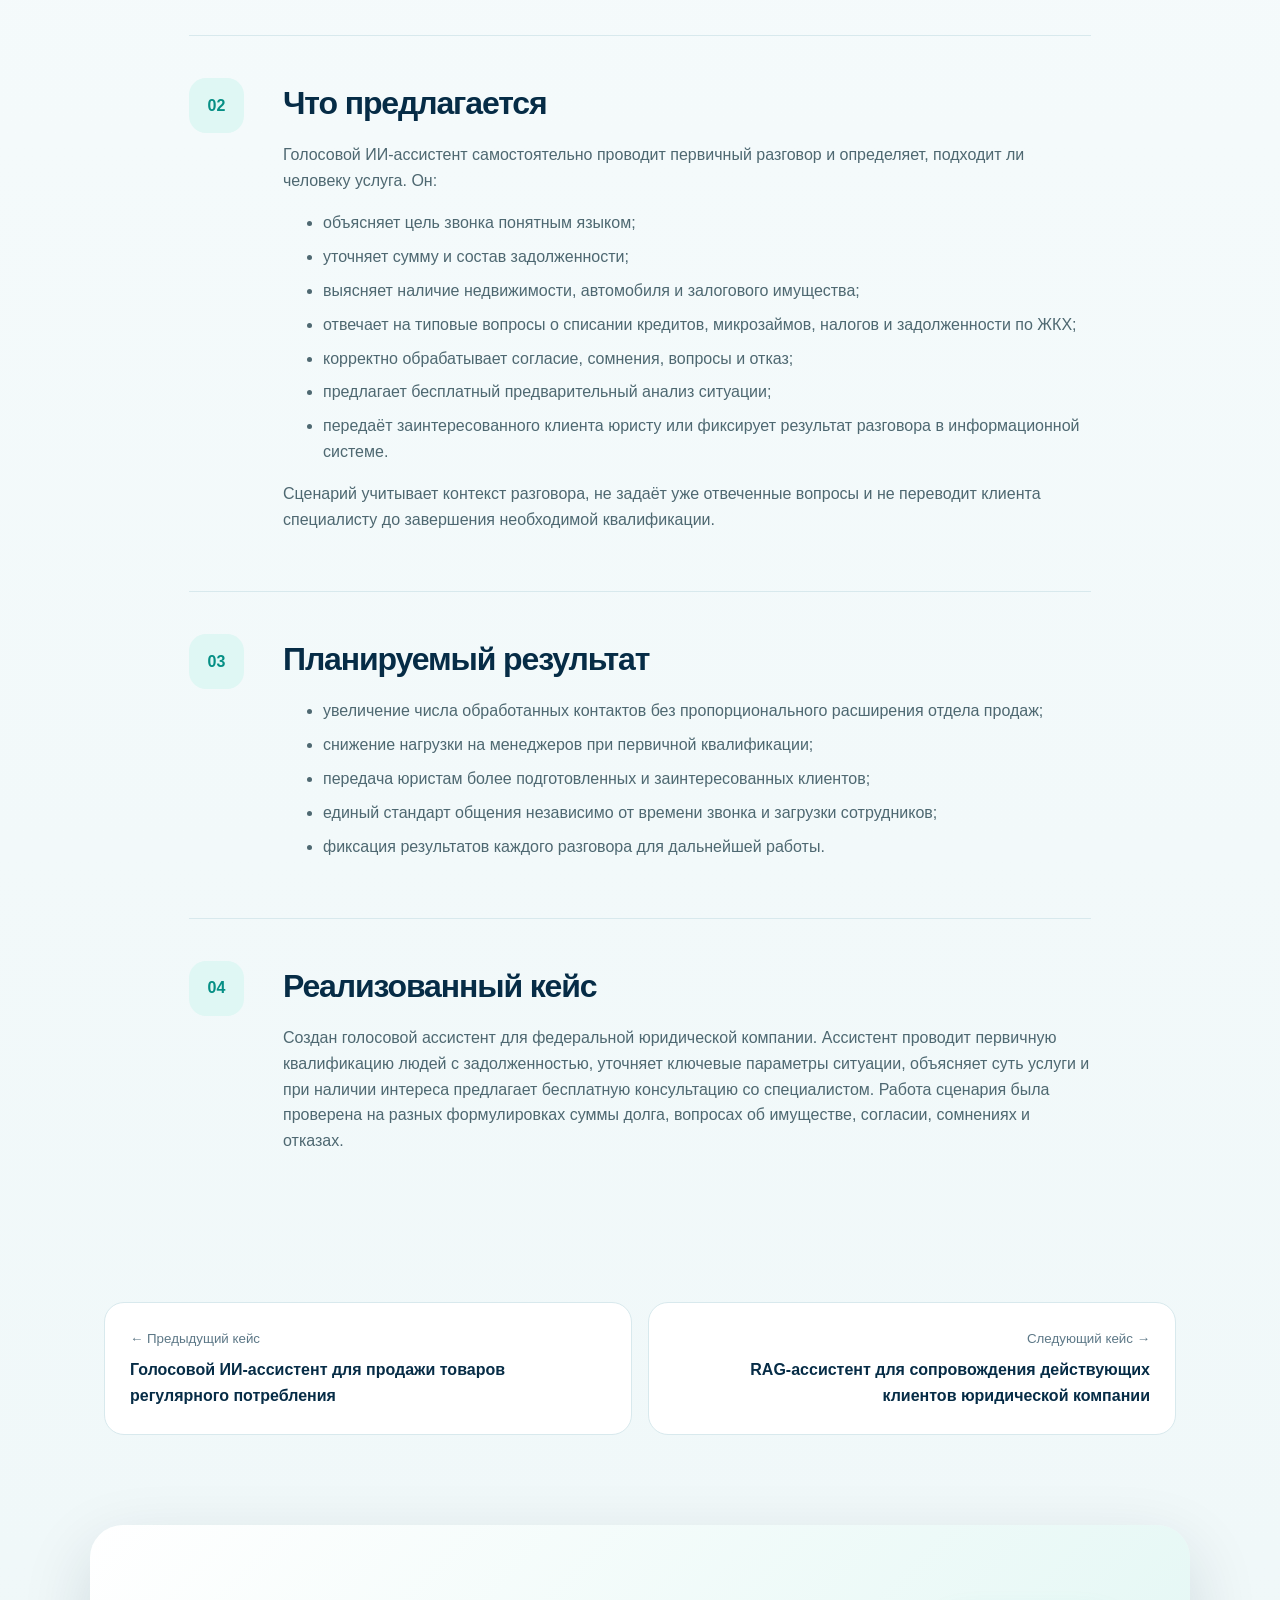
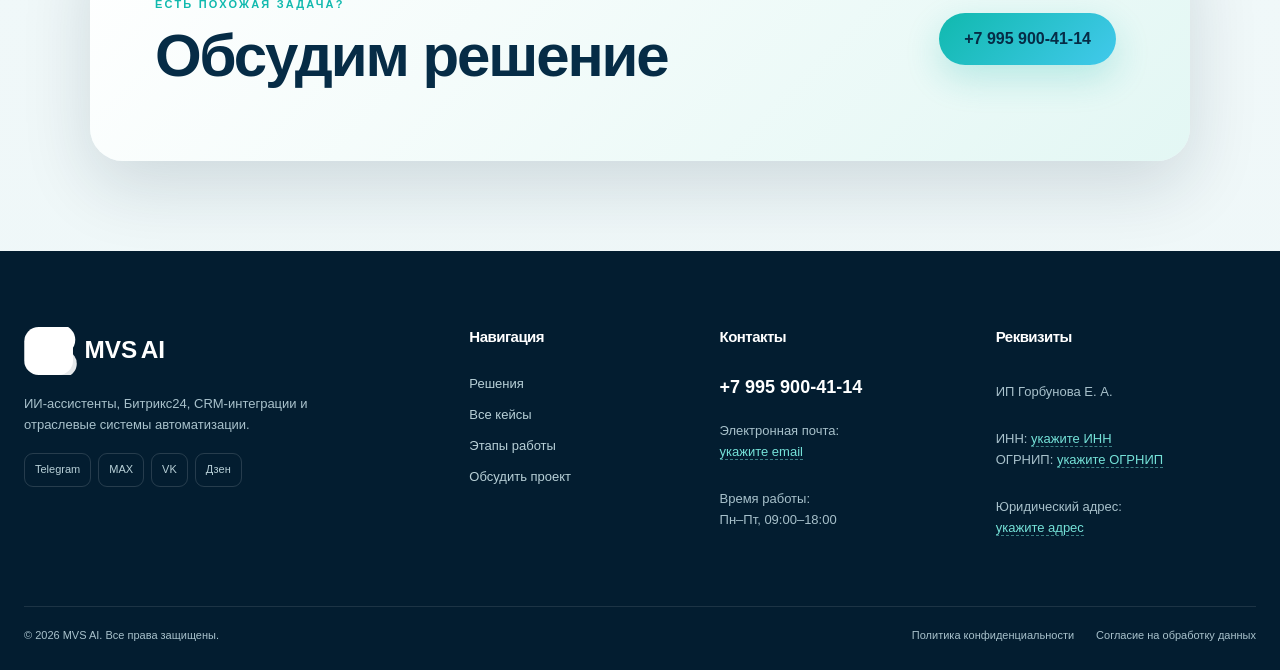
<file: static/portfolio/cases/legal-lead-qualification.html>
<!doctype html><html lang="ru"><head><meta charset="utf-8"><meta name="viewport" content="width=device-width,initial-scale=1"><title>Голосовой ИИ-ассистент для привлечения клиентов юридической компании — портфолио</title><meta name="theme-color" content="#082531"><link rel="stylesheet" href="../styles.css"><meta name="description" content="ИИ-ассистенты, автоматизация Битрикс24 и CRM-интеграции для продаж, поддержки и управления бизнес-процессами."><meta name="robots" content="index,follow"><meta property="og:type" content="website"><meta property="og:title" content="MVS AI — автоматизация бизнеса"><meta property="og:description" content="ИИ-ассистенты, автоматизация Битрикс24 и CRM-интеграции для продаж, поддержки и управления бизнес-процессами."><meta property="og:image" content="../assets/hero-digital-assistant.png"><link rel="icon" href="../assets/favicon.svg" type="image/svg+xml"><link rel="stylesheet" href="../refresh.css"></head><body><header class="site-header">
  <div class="header-inner">
    <a class="brand" href="../index.html" aria-label="MVS AI — главная">
      <img class="brand-logo" src="../assets/logo.svg" alt="MVS AI">
      <span class="brand-copy"><b>MVS AI</b><small>автоматизация бизнеса</small></span>
    </a>
    <button class="menu" type="button" aria-label="Открыть меню" aria-expanded="false"><i></i><i></i><i></i></button>
    <nav class="main-nav" aria-label="Основное меню">
      <a href="../index.html#solutions">Решения</a>
      <a href="../index.html#cases">Кейсы</a>
      <a href="../index.html#process">Как работаем</a>
      <a href="../index.html#about">О компании</a>
      <a href="../index.html#faq">FAQ</a>
      <a href="../index.html#contacts">Контакты</a>
    </nav>
    <div class="header-actions">
      <div class="social-mini" aria-label="Социальные сети">
        <!-- ЗАМЕНИТЕ # НА ВАШИ ССЫЛКИ -->
        <a href="#" aria-label="Telegram">TG</a><a href="#" aria-label="MAX">MAX</a><a href="#" aria-label="VK">VK</a>
      </div>
      <a class="header-phone" href="tel:+79959004114"><small>Позвонить</small><b>+7 995 900-41-14</b></a>
    </div>
  </div>
</header><main><div class="detail-hero"><div class="crumbs"><a href="../index.html">Главная</a> › <a href="../index.html#legal">Юридические услуги</a> › Кейс</div><small>Юридические услуги</small><h1>Голосовой ИИ-ассистент для привлечения клиентов юридической компании</h1><p>Привлечение, квалификация и сопровождение клиентов.</p><a href="../index.html#cases">← Вернуться ко всем кейсам</a></div><figure class="cover"><img src="../assets/legal-lead-qualification.png" alt="Голосовой ИИ-ассистент квалифицирует клиента юридической компании"></figure><article class="detail"><section><span>01</span><div><h2>Для кого и какую проблему решает</h2><p>Для юридических компаний, которые помогают физическим лицам законно списывать долги.</p><p>Менеджеры тратят значительную часть рабочего времени на первичные звонки, повторяют одни и те же вопросы и общаются с обращениями, которые не соответствуют условиям услуги. При большом объёме базы сотрудники не успевают своевременно связаться со всеми потенциальными клиентами, а часть заинтересованных людей теряется до консультации с юристом.</p></div></section><section><span>02</span><div><h2>Что предлагается</h2><p>Голосовой ИИ-ассистент самостоятельно проводит первичный разговор и определяет, подходит ли человеку услуга. Он:</p><ul><li>объясняет цель звонка понятным языком;</li><li>уточняет сумму и состав задолженности;</li><li>выясняет наличие недвижимости, автомобиля и залогового имущества;</li><li>отвечает на типовые вопросы о списании кредитов, микрозаймов, налогов и задолженности по ЖКХ;</li><li>корректно обрабатывает согласие, сомнения, вопросы и отказ;</li><li>предлагает бесплатный предварительный анализ ситуации;</li><li>передаёт заинтересованного клиента юристу или фиксирует результат разговора в информационной системе.</li></ul><p>Сценарий учитывает контекст разговора, не задаёт уже отвеченные вопросы и не переводит клиента специалисту до завершения необходимой квалификации.</p></div></section><section><span>03</span><div><h2>Планируемый результат</h2><ul><li>увеличение числа обработанных контактов без пропорционального расширения отдела продаж;</li><li>снижение нагрузки на менеджеров при первичной квалификации;</li><li>передача юристам более подготовленных и заинтересованных клиентов;</li><li>единый стандарт общения независимо от времени звонка и загрузки сотрудников;</li><li>фиксация результатов каждого разговора для дальнейшей работы.</li></ul></div></section><section><span>04</span><div><h2>Реализованный кейс</h2><p>Создан голосовой ассистент для федеральной юридической компании. Ассистент проводит первичную квалификацию людей с задолженностью, уточняет ключевые параметры ситуации, объясняет суть услуги и при наличии интереса предлагает бесплатную консультацию со специалистом. Работа сценария была проверена на разных формулировках суммы долга, вопросах об имуществе, согласии, сомнениях и отказах.</p></div></section></article><nav class="next"><a href="recurring-goods.html"><small>← Предыдущий кейс</small><b>Голосовой ИИ-ассистент для продажи товаров регулярного потребления</b></a><a href="legal-rag-support.html"><small>Следующий кейс →</small><b>RAG-ассистент для сопровождения действующих клиентов юридической компании</b></a></nav><section class="cta"><div><small>ЕСТЬ ПОХОЖАЯ ЗАДАЧА?</small><h2>Обсудим решение</h2></div><a class="btn" href="tel:+79959004114">+7 995 900-41-14</a></section></main><footer class="site-footer" id="site-footer">
  <div class="footer-grid">
    <div class="footer-brand">
      <a class="brand brand-light" href="../index.html"><img class="brand-logo" src="../assets/logo.svg" alt="MVS AI"><span class="brand-copy"><b>MVS AI</b><small>автоматизация бизнеса</small></span></a>
      <p>ИИ-ассистенты, Битрикс24, CRM-интеграции и отраслевые системы автоматизации.</p>
      <div class="social-links">
        <!-- ЗАМЕНИТЕ # НА ВАШИ ССЫЛКИ -->
        <a href="#">Telegram</a><a href="#">MAX</a><a href="#">VK</a><a href="#">Дзен</a>
      </div>
    </div>
    <div><h3>Навигация</h3><a href="../index.html#solutions">Решения</a><a href="../index.html#cases">Все кейсы</a><a href="../index.html#process">Этапы работы</a><a href="../index.html#contacts">Обсудить проект</a></div>
    <div><h3>Контакты</h3><a class="footer-phone" href="tel:+79959004114">+7 995 900-41-14</a><p>Электронная почта:<br><span class="placeholder">укажите email</span></p><p>Время работы:<br>Пн–Пт, 09:00–18:00</p></div>
    <div><h3>Реквизиты</h3><p>ИП Горбунова Е. А.</p><p>ИНН: <span class="placeholder">укажите ИНН</span><br>ОГРНИП: <span class="placeholder">укажите ОГРНИП</span></p><p>Юридический адрес:<br><span class="placeholder">укажите адрес</span></p></div>
  </div>
  <div class="footer-bottom"><span>© 2026 MVS AI. Все права защищены.</span><div><a href="../privacy.html">Политика конфиденциальности</a><a href="../index.html#contacts">Согласие на обработку данных</a></div></div>
</footer><script src="../script.js"></script></body></html>
</file>
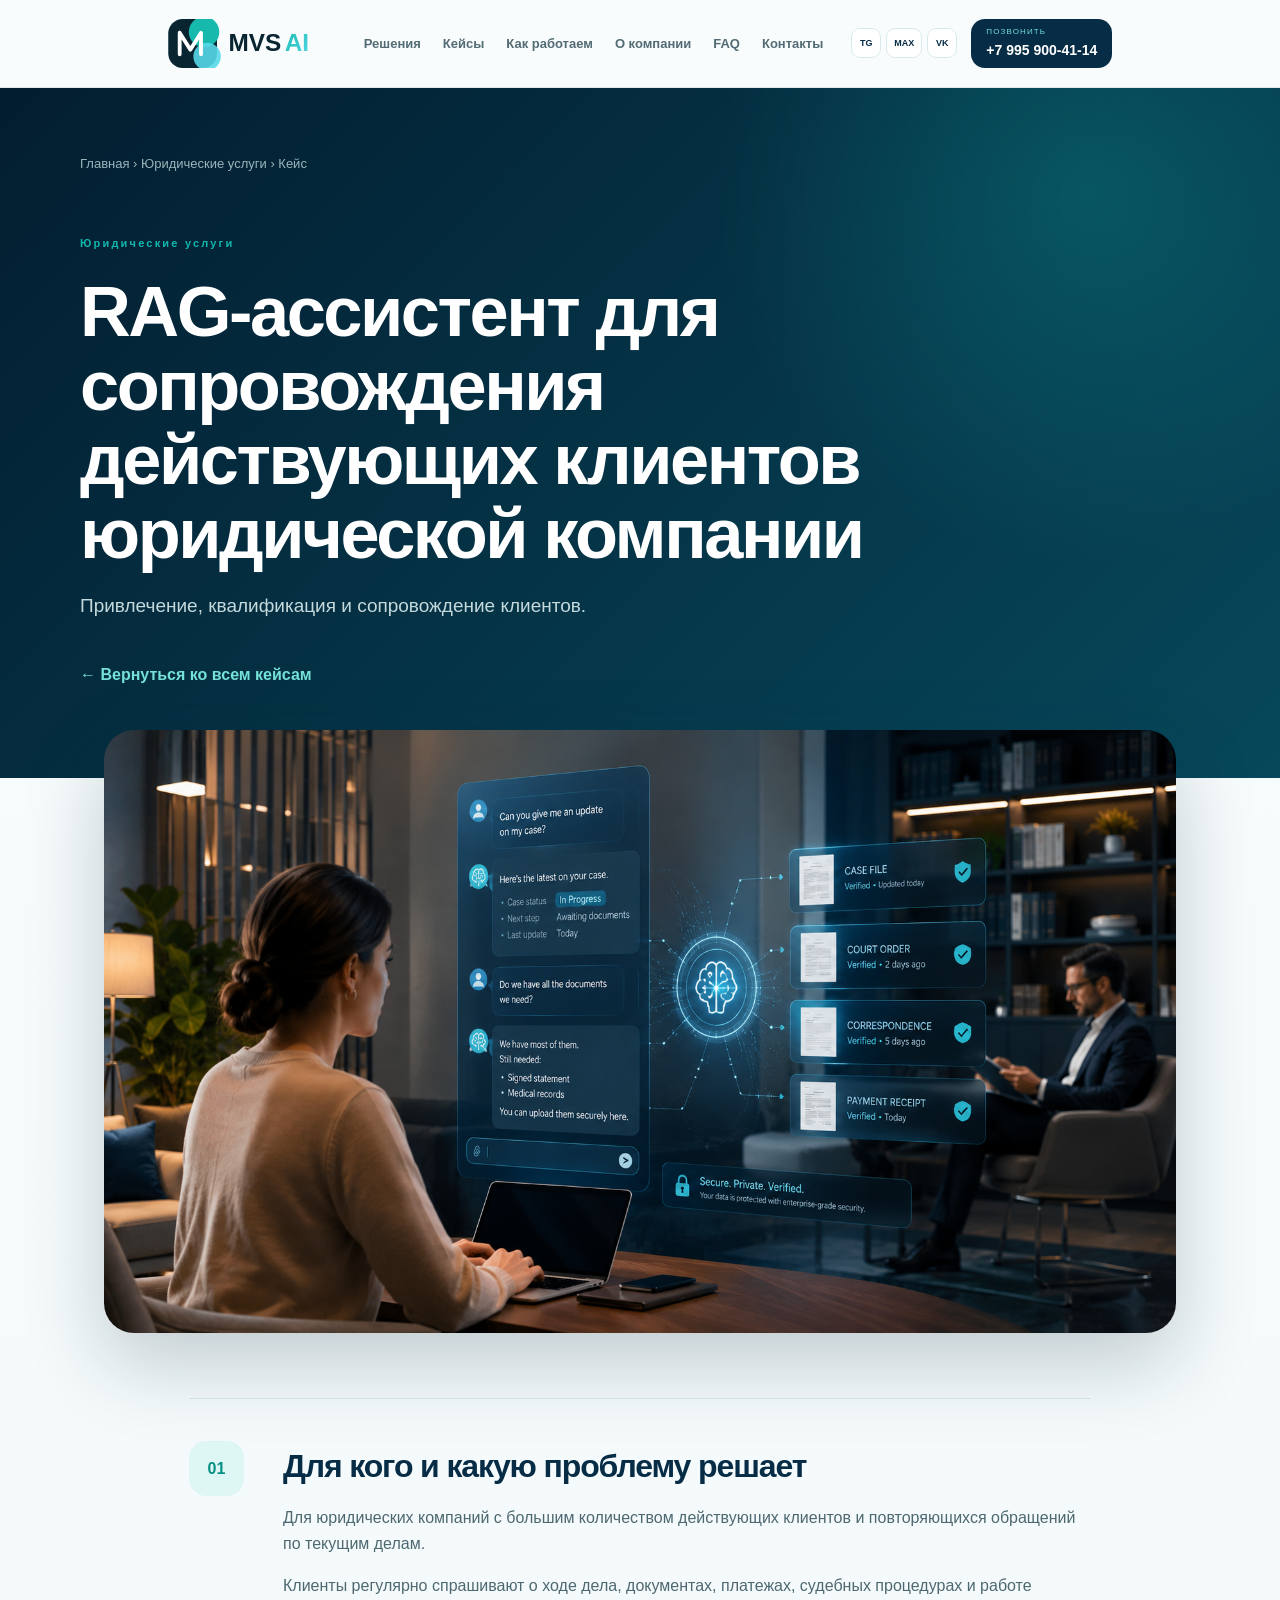
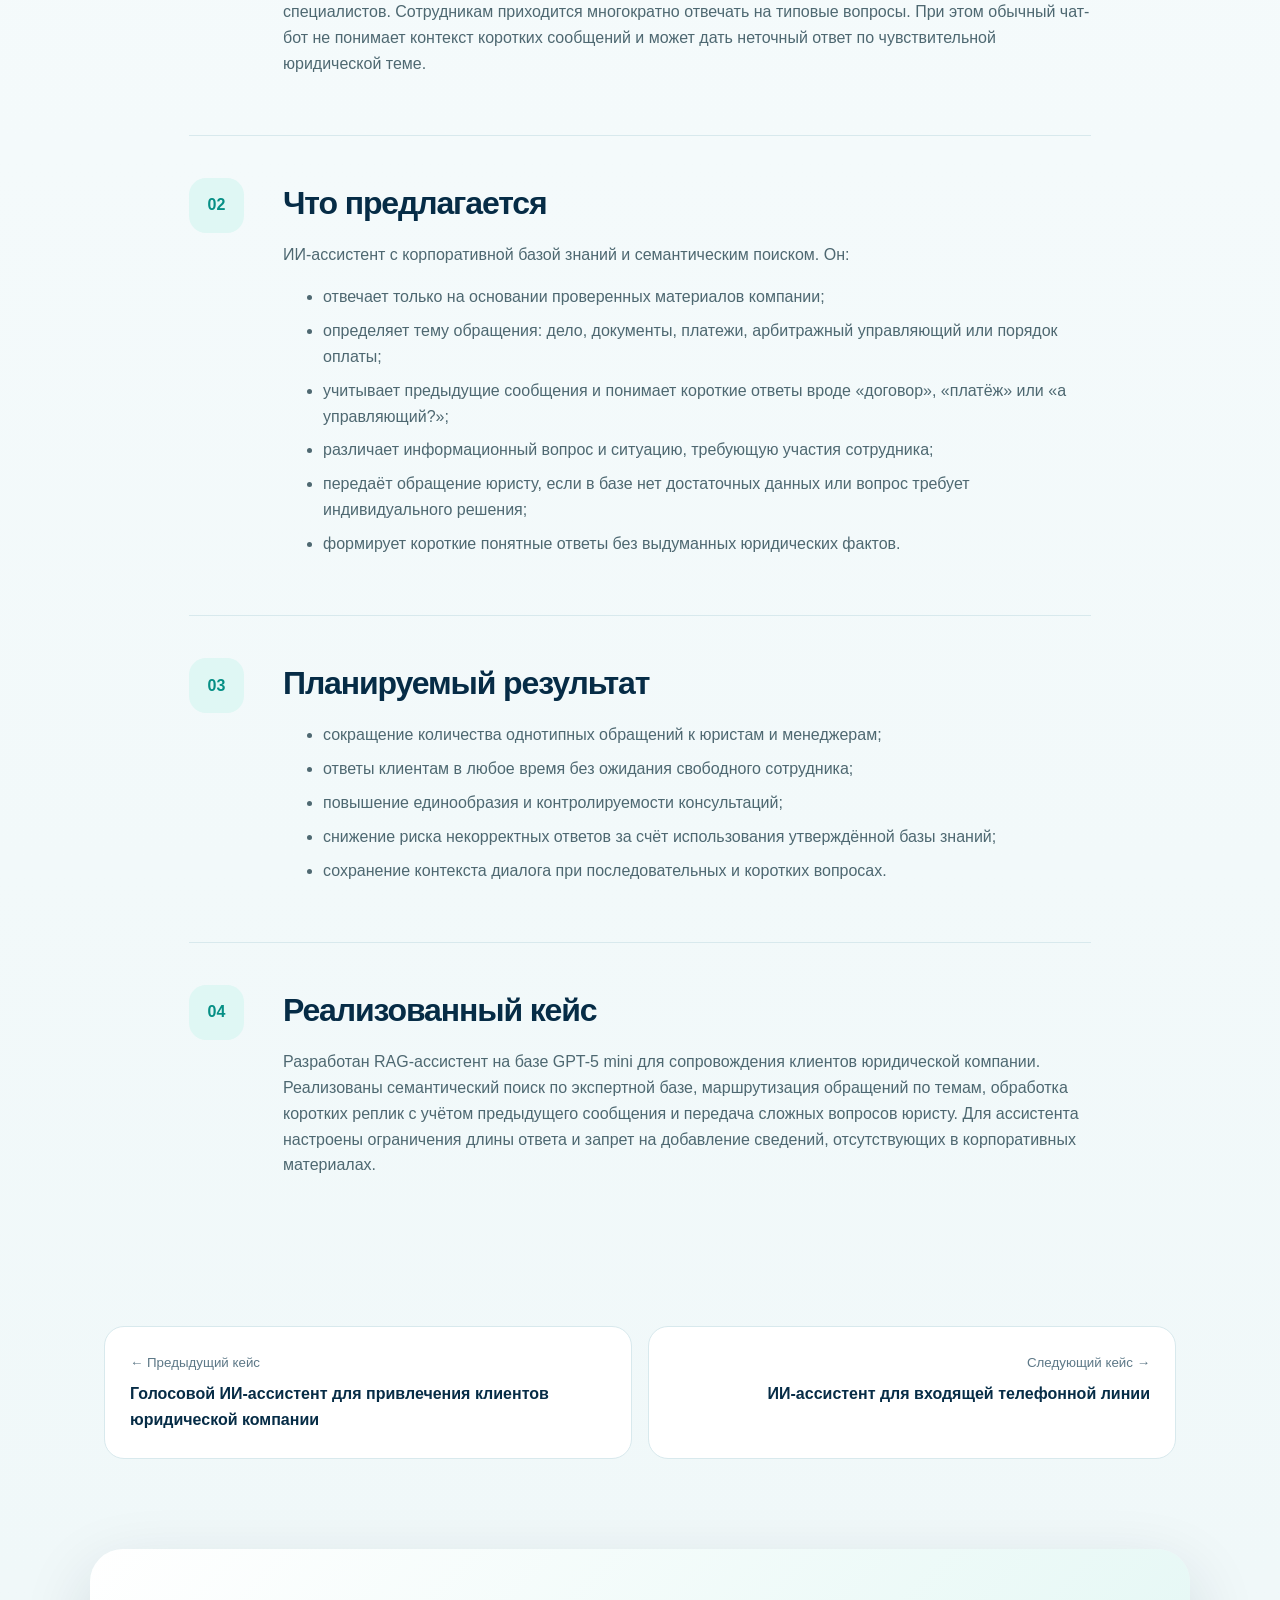
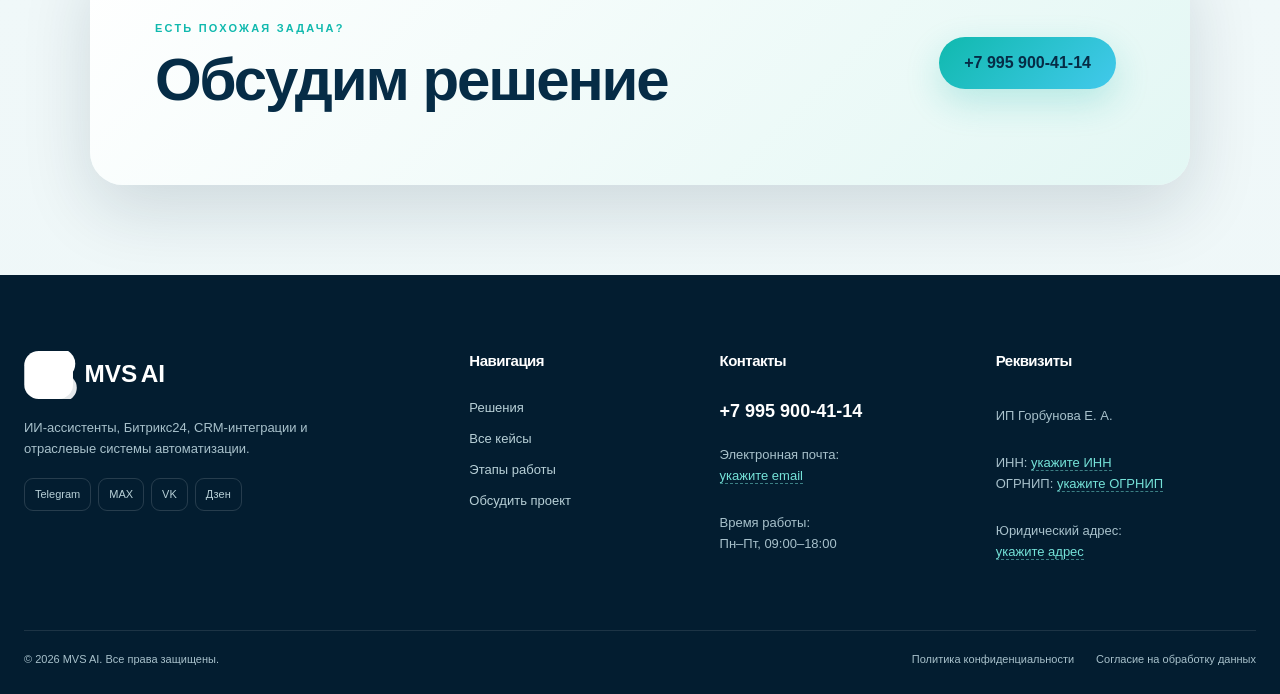
<file: static/portfolio/cases/legal-rag-support.html>
<!doctype html><html lang="ru"><head><meta charset="utf-8"><meta name="viewport" content="width=device-width,initial-scale=1"><title>RAG-ассистент для сопровождения действующих клиентов юридической компании — портфолио</title><meta name="theme-color" content="#082531"><link rel="stylesheet" href="../styles.css"><meta name="description" content="ИИ-ассистенты, автоматизация Битрикс24 и CRM-интеграции для продаж, поддержки и управления бизнес-процессами."><meta name="robots" content="index,follow"><meta property="og:type" content="website"><meta property="og:title" content="MVS AI — автоматизация бизнеса"><meta property="og:description" content="ИИ-ассистенты, автоматизация Битрикс24 и CRM-интеграции для продаж, поддержки и управления бизнес-процессами."><meta property="og:image" content="../assets/hero-digital-assistant.png"><link rel="icon" href="../assets/favicon.svg" type="image/svg+xml"><link rel="stylesheet" href="../refresh.css"></head><body><header class="site-header">
  <div class="header-inner">
    <a class="brand" href="../index.html" aria-label="MVS AI — главная">
      <img class="brand-logo" src="../assets/logo.svg" alt="MVS AI">
      <span class="brand-copy"><b>MVS AI</b><small>автоматизация бизнеса</small></span>
    </a>
    <button class="menu" type="button" aria-label="Открыть меню" aria-expanded="false"><i></i><i></i><i></i></button>
    <nav class="main-nav" aria-label="Основное меню">
      <a href="../index.html#solutions">Решения</a>
      <a href="../index.html#cases">Кейсы</a>
      <a href="../index.html#process">Как работаем</a>
      <a href="../index.html#about">О компании</a>
      <a href="../index.html#faq">FAQ</a>
      <a href="../index.html#contacts">Контакты</a>
    </nav>
    <div class="header-actions">
      <div class="social-mini" aria-label="Социальные сети">
        <!-- ЗАМЕНИТЕ # НА ВАШИ ССЫЛКИ -->
        <a href="#" aria-label="Telegram">TG</a><a href="#" aria-label="MAX">MAX</a><a href="#" aria-label="VK">VK</a>
      </div>
      <a class="header-phone" href="tel:+79959004114"><small>Позвонить</small><b>+7 995 900-41-14</b></a>
    </div>
  </div>
</header><main><div class="detail-hero"><div class="crumbs"><a href="../index.html">Главная</a> › <a href="../index.html#legal">Юридические услуги</a> › Кейс</div><small>Юридические услуги</small><h1>RAG-ассистент для сопровождения действующих клиентов юридической компании</h1><p>Привлечение, квалификация и сопровождение клиентов.</p><a href="../index.html#cases">← Вернуться ко всем кейсам</a></div><figure class="cover"><img src="../assets/legal-rag-support.png" alt="RAG-ассистент отвечает клиенту на основе проверенных юридических документов"></figure><article class="detail"><section><span>01</span><div><h2>Для кого и какую проблему решает</h2><p>Для юридических компаний с большим количеством действующих клиентов и повторяющихся обращений по текущим делам.</p><p>Клиенты регулярно спрашивают о ходе дела, документах, платежах, судебных процедурах и работе специалистов. Сотрудникам приходится многократно отвечать на типовые вопросы. При этом обычный чат-бот не понимает контекст коротких сообщений и может дать неточный ответ по чувствительной юридической теме.</p></div></section><section><span>02</span><div><h2>Что предлагается</h2><p>ИИ-ассистент с корпоративной базой знаний и семантическим поиском. Он:</p><ul><li>отвечает только на основании проверенных материалов компании;</li><li>определяет тему обращения: дело, документы, платежи, арбитражный управляющий или порядок оплаты;</li><li>учитывает предыдущие сообщения и понимает короткие ответы вроде «договор», «платёж» или «а управляющий?»;</li><li>различает информационный вопрос и ситуацию, требующую участия сотрудника;</li><li>передаёт обращение юристу, если в базе нет достаточных данных или вопрос требует индивидуального решения;</li><li>формирует короткие понятные ответы без выдуманных юридических фактов.</li></ul></div></section><section><span>03</span><div><h2>Планируемый результат</h2><ul><li>сокращение количества однотипных обращений к юристам и менеджерам;</li><li>ответы клиентам в любое время без ожидания свободного сотрудника;</li><li>повышение единообразия и контролируемости консультаций;</li><li>снижение риска некорректных ответов за счёт использования утверждённой базы знаний;</li><li>сохранение контекста диалога при последовательных и коротких вопросах.</li></ul></div></section><section><span>04</span><div><h2>Реализованный кейс</h2><p>Разработан RAG-ассистент на базе GPT-5 mini для сопровождения клиентов юридической компании. Реализованы семантический поиск по экспертной базе, маршрутизация обращений по темам, обработка коротких реплик с учётом предыдущего сообщения и передача сложных вопросов юристу. Для ассистента настроены ограничения длины ответа и запрет на добавление сведений, отсутствующих в корпоративных материалах.</p></div></section></article><nav class="next"><a href="legal-lead-qualification.html"><small>← Предыдущий кейс</small><b>Голосовой ИИ-ассистент для привлечения клиентов юридической компании</b></a><a href="legal-inbound-routing.html"><small>Следующий кейс →</small><b>ИИ-ассистент для входящей телефонной линии</b></a></nav><section class="cta"><div><small>ЕСТЬ ПОХОЖАЯ ЗАДАЧА?</small><h2>Обсудим решение</h2></div><a class="btn" href="tel:+79959004114">+7 995 900-41-14</a></section></main><footer class="site-footer" id="site-footer">
  <div class="footer-grid">
    <div class="footer-brand">
      <a class="brand brand-light" href="../index.html"><img class="brand-logo" src="../assets/logo.svg" alt="MVS AI"><span class="brand-copy"><b>MVS AI</b><small>автоматизация бизнеса</small></span></a>
      <p>ИИ-ассистенты, Битрикс24, CRM-интеграции и отраслевые системы автоматизации.</p>
      <div class="social-links">
        <!-- ЗАМЕНИТЕ # НА ВАШИ ССЫЛКИ -->
        <a href="#">Telegram</a><a href="#">MAX</a><a href="#">VK</a><a href="#">Дзен</a>
      </div>
    </div>
    <div><h3>Навигация</h3><a href="../index.html#solutions">Решения</a><a href="../index.html#cases">Все кейсы</a><a href="../index.html#process">Этапы работы</a><a href="../index.html#contacts">Обсудить проект</a></div>
    <div><h3>Контакты</h3><a class="footer-phone" href="tel:+79959004114">+7 995 900-41-14</a><p>Электронная почта:<br><span class="placeholder">укажите email</span></p><p>Время работы:<br>Пн–Пт, 09:00–18:00</p></div>
    <div><h3>Реквизиты</h3><p>ИП Горбунова Е. А.</p><p>ИНН: <span class="placeholder">укажите ИНН</span><br>ОГРНИП: <span class="placeholder">укажите ОГРНИП</span></p><p>Юридический адрес:<br><span class="placeholder">укажите адрес</span></p></div>
  </div>
  <div class="footer-bottom"><span>© 2026 MVS AI. Все права защищены.</span><div><a href="../privacy.html">Политика конфиденциальности</a><a href="../index.html#contacts">Согласие на обработку данных</a></div></div>
</footer><script src="../script.js"></script></body></html>
</file>
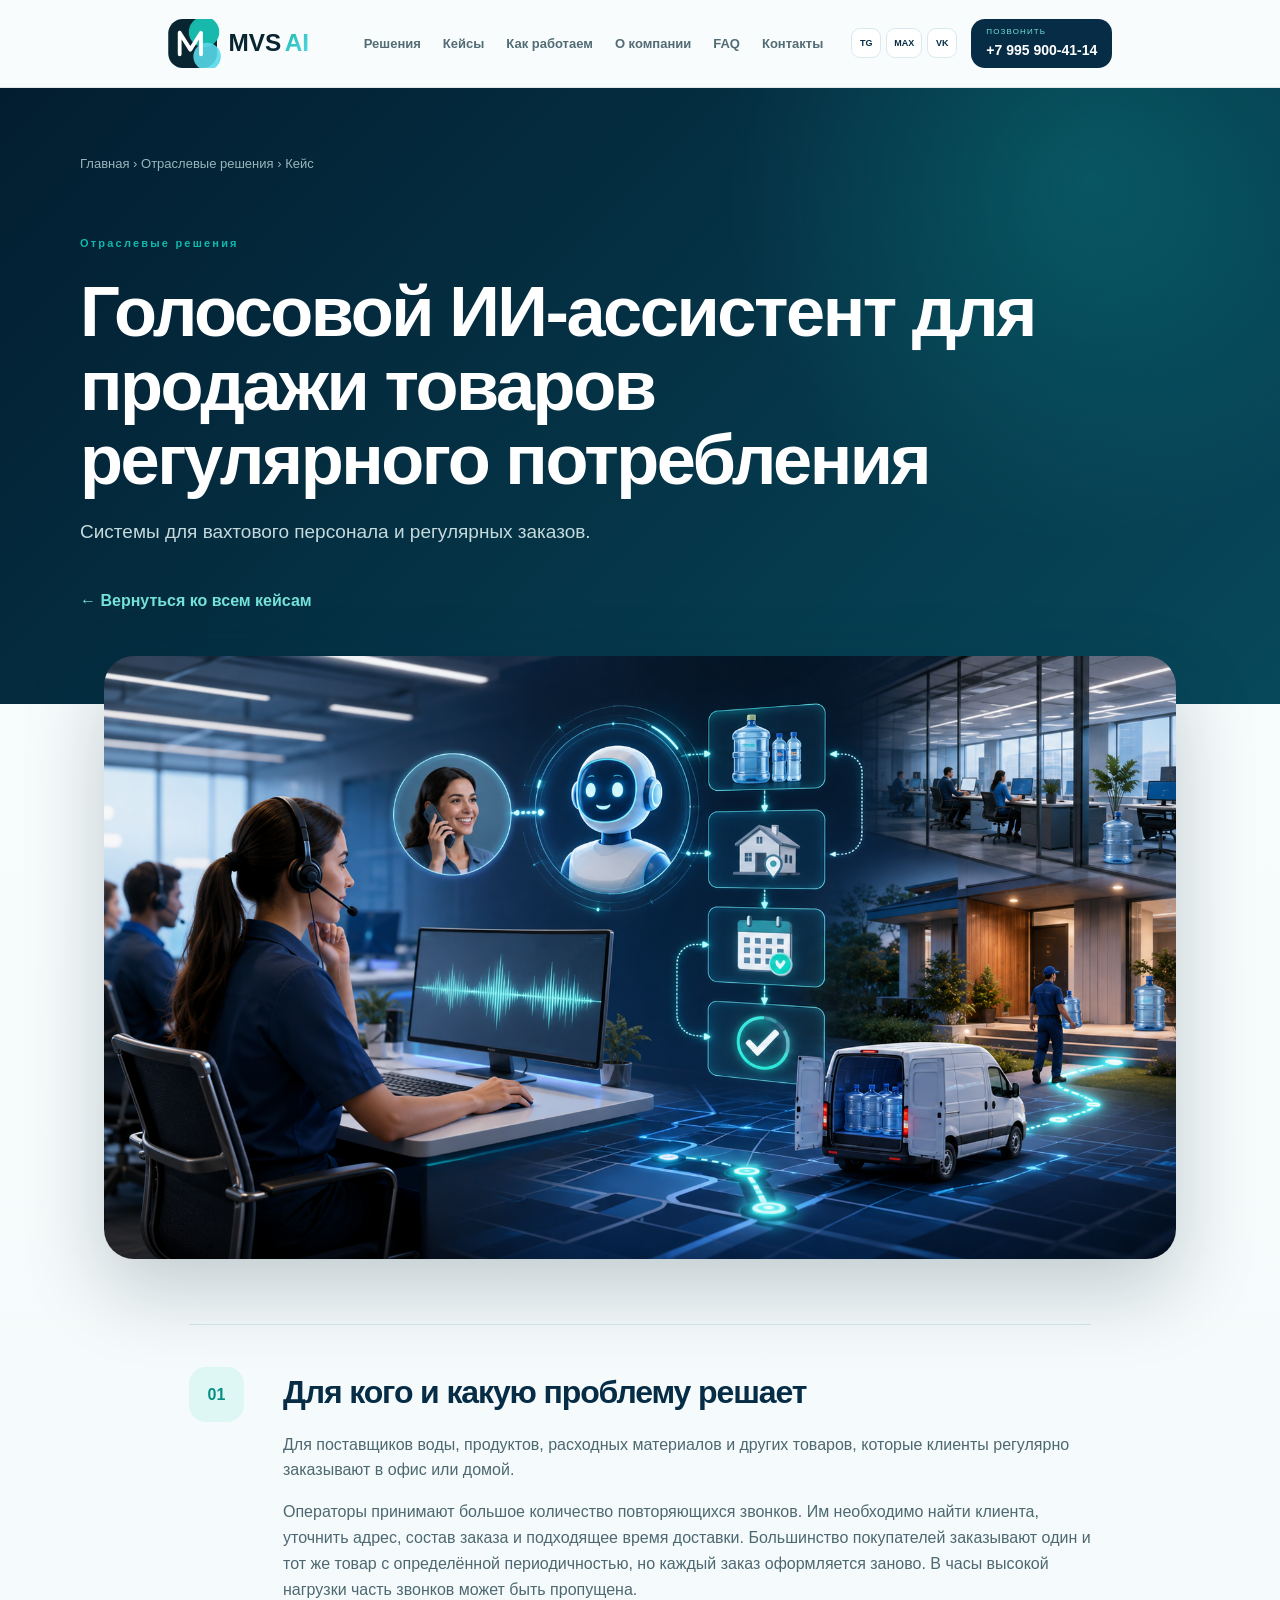
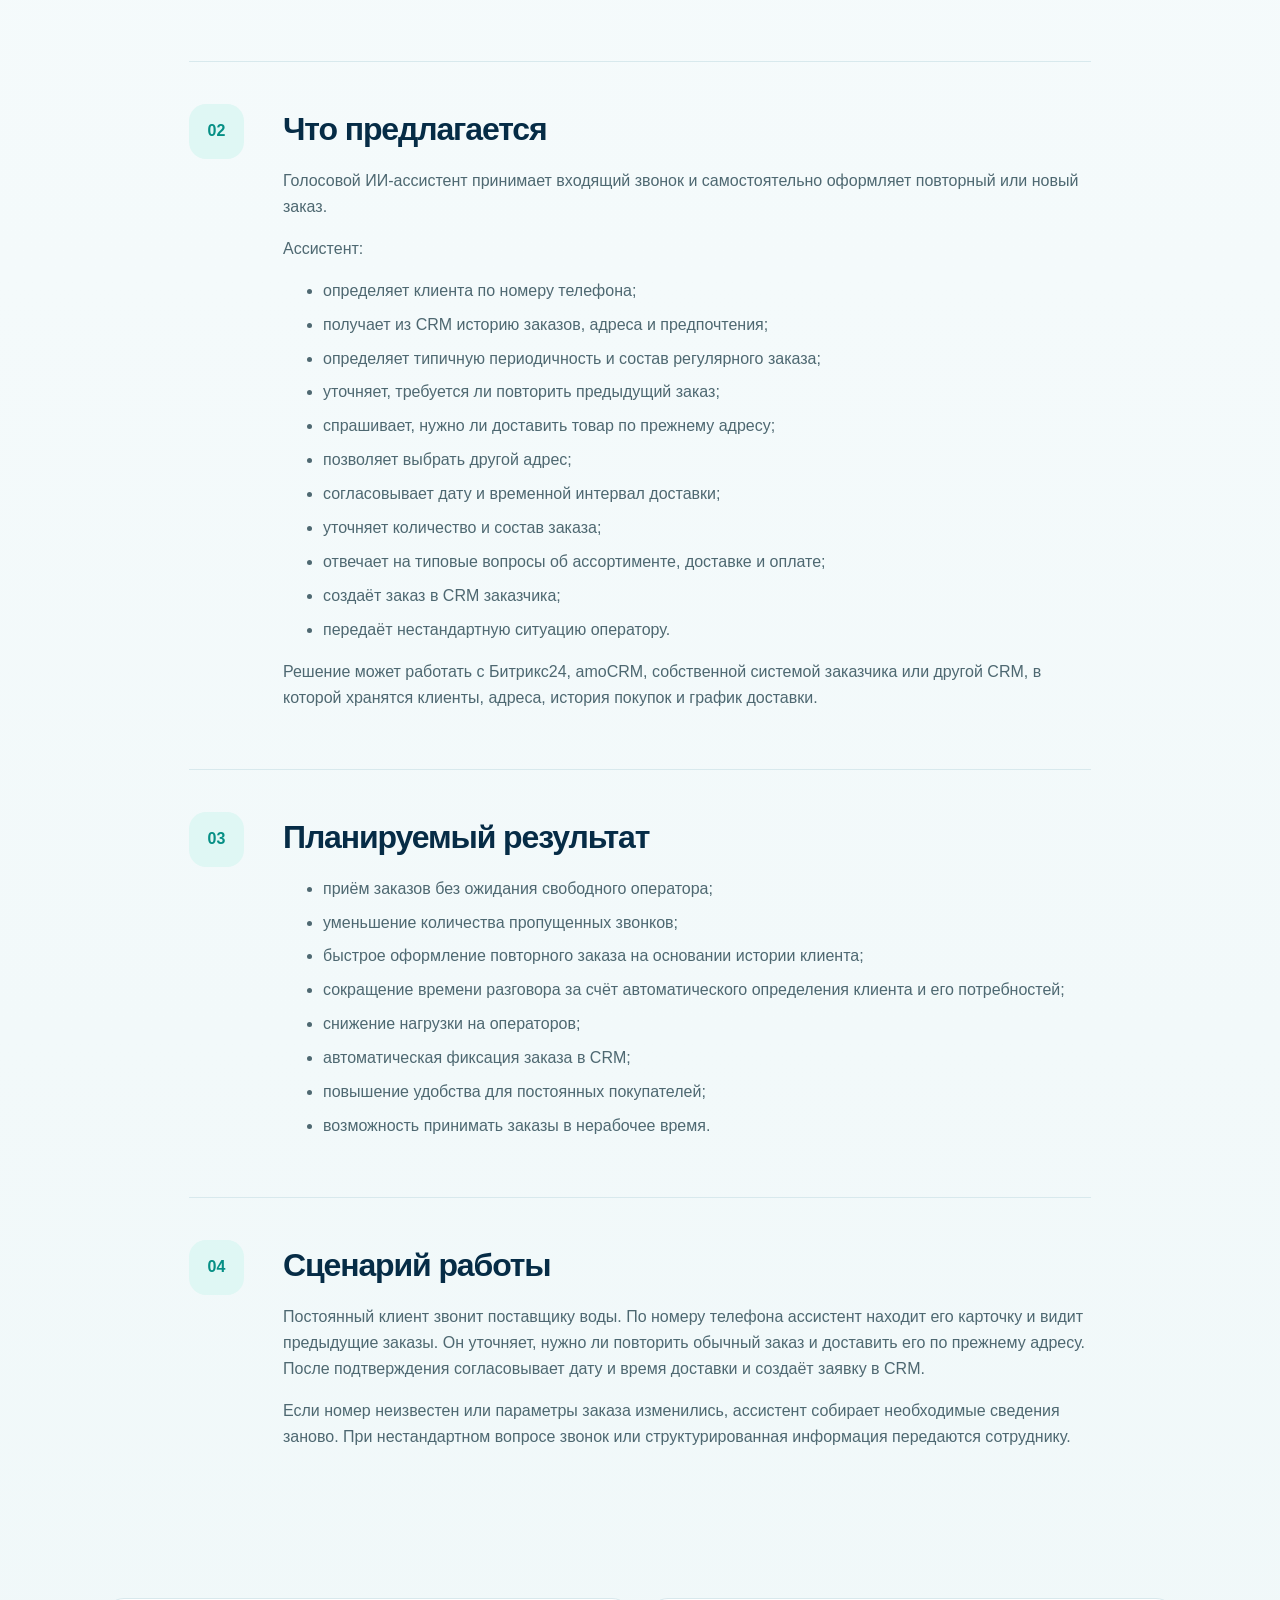
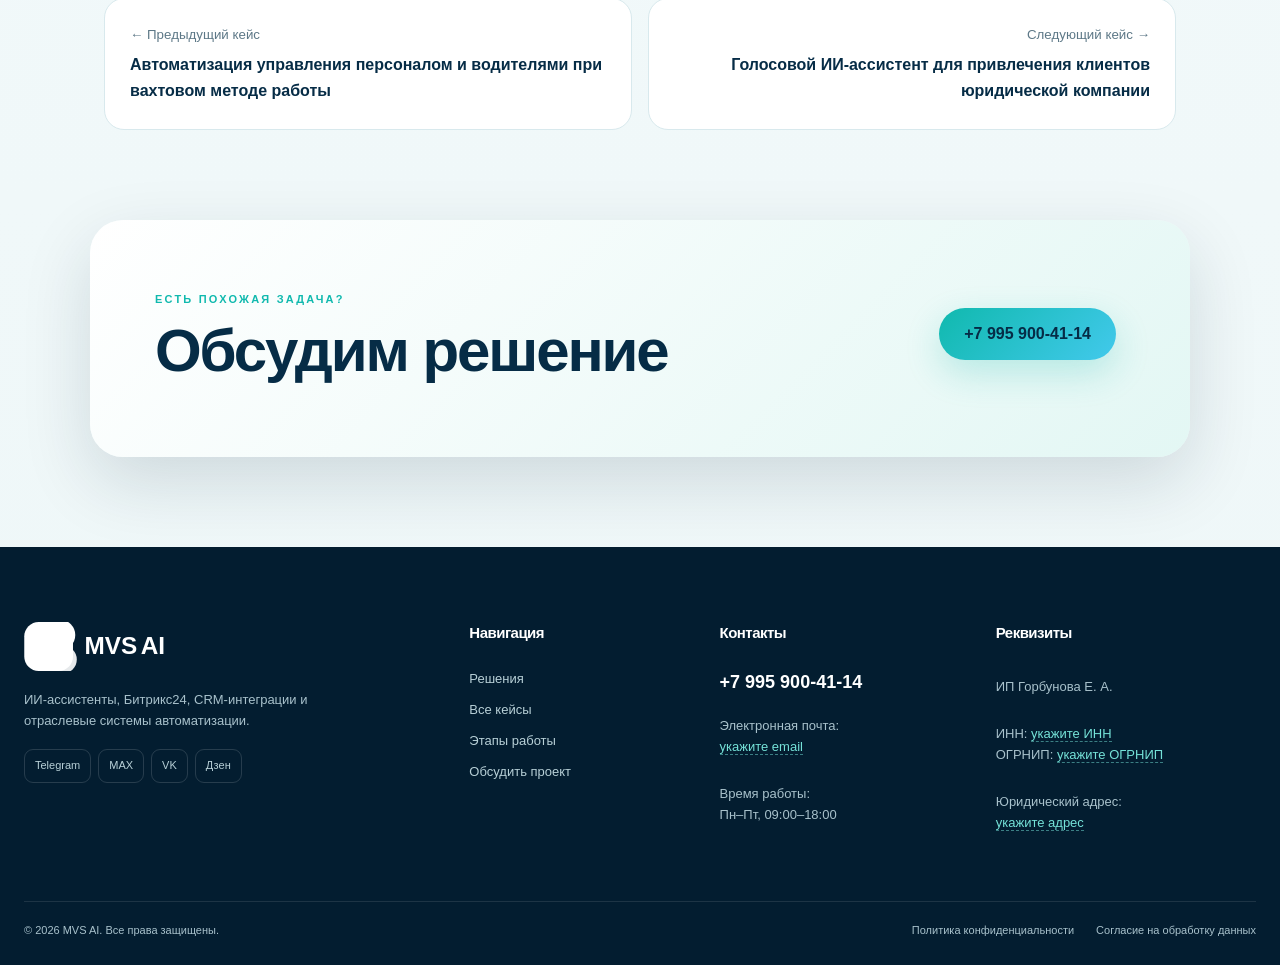
<file: static/portfolio/cases/recurring-goods.html>
<!doctype html><html lang="ru"><head><meta charset="utf-8"><meta name="viewport" content="width=device-width,initial-scale=1"><title>Голосовой ИИ-ассистент для продажи товаров регулярного потребления — портфолио</title><meta name="theme-color" content="#082531"><link rel="stylesheet" href="../styles.css"><meta name="description" content="ИИ-ассистенты, автоматизация Битрикс24 и CRM-интеграции для продаж, поддержки и управления бизнес-процессами."><meta name="robots" content="index,follow"><meta property="og:type" content="website"><meta property="og:title" content="MVS AI — автоматизация бизнеса"><meta property="og:description" content="ИИ-ассистенты, автоматизация Битрикс24 и CRM-интеграции для продаж, поддержки и управления бизнес-процессами."><meta property="og:image" content="../assets/hero-digital-assistant.png"><link rel="icon" href="../assets/favicon.svg" type="image/svg+xml"><link rel="stylesheet" href="../refresh.css"></head><body><header class="site-header">
  <div class="header-inner">
    <a class="brand" href="../index.html" aria-label="MVS AI — главная">
      <img class="brand-logo" src="../assets/logo.svg" alt="MVS AI">
      <span class="brand-copy"><b>MVS AI</b><small>автоматизация бизнеса</small></span>
    </a>
    <button class="menu" type="button" aria-label="Открыть меню" aria-expanded="false"><i></i><i></i><i></i></button>
    <nav class="main-nav" aria-label="Основное меню">
      <a href="../index.html#solutions">Решения</a>
      <a href="../index.html#cases">Кейсы</a>
      <a href="../index.html#process">Как работаем</a>
      <a href="../index.html#about">О компании</a>
      <a href="../index.html#faq">FAQ</a>
      <a href="../index.html#contacts">Контакты</a>
    </nav>
    <div class="header-actions">
      <div class="social-mini" aria-label="Социальные сети">
        <!-- ЗАМЕНИТЕ # НА ВАШИ ССЫЛКИ -->
        <a href="#" aria-label="Telegram">TG</a><a href="#" aria-label="MAX">MAX</a><a href="#" aria-label="VK">VK</a>
      </div>
      <a class="header-phone" href="tel:+79959004114"><small>Позвонить</small><b>+7 995 900-41-14</b></a>
    </div>
  </div>
</header><main><div class="detail-hero"><div class="crumbs"><a href="../index.html">Главная</a> › <a href="../index.html#industry">Отраслевые решения</a> › Кейс</div><small>Отраслевые решения</small><h1>Голосовой ИИ-ассистент для продажи товаров регулярного потребления</h1><p>Системы для вахтового персонала и регулярных заказов.</p><a href="../index.html#cases">← Вернуться ко всем кейсам</a></div><figure class="cover"><img src="../assets/recurring-goods-voice-assistant.png" alt="Голосовой ИИ-ассистент оформляет повторный заказ и доставку воды"></figure><article class="detail"><section><span>01</span><div><h2>Для кого и какую проблему решает</h2><p>Для поставщиков воды, продуктов, расходных материалов и других товаров, которые клиенты регулярно заказывают в офис или домой.</p><p>Операторы принимают большое количество повторяющихся звонков. Им необходимо найти клиента, уточнить адрес, состав заказа и подходящее время доставки. Большинство покупателей заказывают один и тот же товар с определённой периодичностью, но каждый заказ оформляется заново. В часы высокой нагрузки часть звонков может быть пропущена.</p></div></section><section><span>02</span><div><h2>Что предлагается</h2><p>Голосовой ИИ-ассистент принимает входящий звонок и самостоятельно оформляет повторный или новый заказ.</p><p>Ассистент:</p><ul><li>определяет клиента по номеру телефона;</li><li>получает из CRM историю заказов, адреса и предпочтения;</li><li>определяет типичную периодичность и состав регулярного заказа;</li><li>уточняет, требуется ли повторить предыдущий заказ;</li><li>спрашивает, нужно ли доставить товар по прежнему адресу;</li><li>позволяет выбрать другой адрес;</li><li>согласовывает дату и временной интервал доставки;</li><li>уточняет количество и состав заказа;</li><li>отвечает на типовые вопросы об ассортименте, доставке и оплате;</li><li>создаёт заказ в CRM заказчика;</li><li>передаёт нестандартную ситуацию оператору.</li></ul><p>Решение может работать с Битрикс24, amoCRM, собственной системой заказчика или другой CRM, в которой хранятся клиенты, адреса, история покупок и график доставки.</p></div></section><section><span>03</span><div><h2>Планируемый результат</h2><ul><li>приём заказов без ожидания свободного оператора;</li><li>уменьшение количества пропущенных звонков;</li><li>быстрое оформление повторного заказа на основании истории клиента;</li><li>сокращение времени разговора за счёт автоматического определения клиента и его потребностей;</li><li>снижение нагрузки на операторов;</li><li>автоматическая фиксация заказа в CRM;</li><li>повышение удобства для постоянных покупателей;</li><li>возможность принимать заказы в нерабочее время.</li></ul></div></section><section><span>04</span><div><h2>Сценарий работы</h2><p>Постоянный клиент звонит поставщику воды. По номеру телефона ассистент находит его карточку и видит предыдущие заказы. Он уточняет, нужно ли повторить обычный заказ и доставить его по прежнему адресу. После подтверждения согласовывает дату и время доставки и создаёт заявку в CRM.</p><p>Если номер неизвестен или параметры заказа изменились, ассистент собирает необходимые сведения заново. При нестандартном вопросе звонок или структурированная информация передаются сотруднику.</p></div></section></article><nav class="next"><a href="shift-workforce.html"><small>← Предыдущий кейс</small><b>Автоматизация управления персоналом и водителями при вахтовом методе работы</b></a><a href="legal-lead-qualification.html"><small>Следующий кейс →</small><b>Голосовой ИИ-ассистент для привлечения клиентов юридической компании</b></a></nav><section class="cta"><div><small>ЕСТЬ ПОХОЖАЯ ЗАДАЧА?</small><h2>Обсудим решение</h2></div><a class="btn" href="tel:+79959004114">+7 995 900-41-14</a></section></main><footer class="site-footer" id="site-footer">
  <div class="footer-grid">
    <div class="footer-brand">
      <a class="brand brand-light" href="../index.html"><img class="brand-logo" src="../assets/logo.svg" alt="MVS AI"><span class="brand-copy"><b>MVS AI</b><small>автоматизация бизнеса</small></span></a>
      <p>ИИ-ассистенты, Битрикс24, CRM-интеграции и отраслевые системы автоматизации.</p>
      <div class="social-links">
        <!-- ЗАМЕНИТЕ # НА ВАШИ ССЫЛКИ -->
        <a href="#">Telegram</a><a href="#">MAX</a><a href="#">VK</a><a href="#">Дзен</a>
      </div>
    </div>
    <div><h3>Навигация</h3><a href="../index.html#solutions">Решения</a><a href="../index.html#cases">Все кейсы</a><a href="../index.html#process">Этапы работы</a><a href="../index.html#contacts">Обсудить проект</a></div>
    <div><h3>Контакты</h3><a class="footer-phone" href="tel:+79959004114">+7 995 900-41-14</a><p>Электронная почта:<br><span class="placeholder">укажите email</span></p><p>Время работы:<br>Пн–Пт, 09:00–18:00</p></div>
    <div><h3>Реквизиты</h3><p>ИП Горбунова Е. А.</p><p>ИНН: <span class="placeholder">укажите ИНН</span><br>ОГРНИП: <span class="placeholder">укажите ОГРНИП</span></p><p>Юридический адрес:<br><span class="placeholder">укажите адрес</span></p></div>
  </div>
  <div class="footer-bottom"><span>© 2026 MVS AI. Все права защищены.</span><div><a href="../privacy.html">Политика конфиденциальности</a><a href="../index.html#contacts">Согласие на обработку данных</a></div></div>
</footer><script src="../script.js"></script></body></html>
</file>
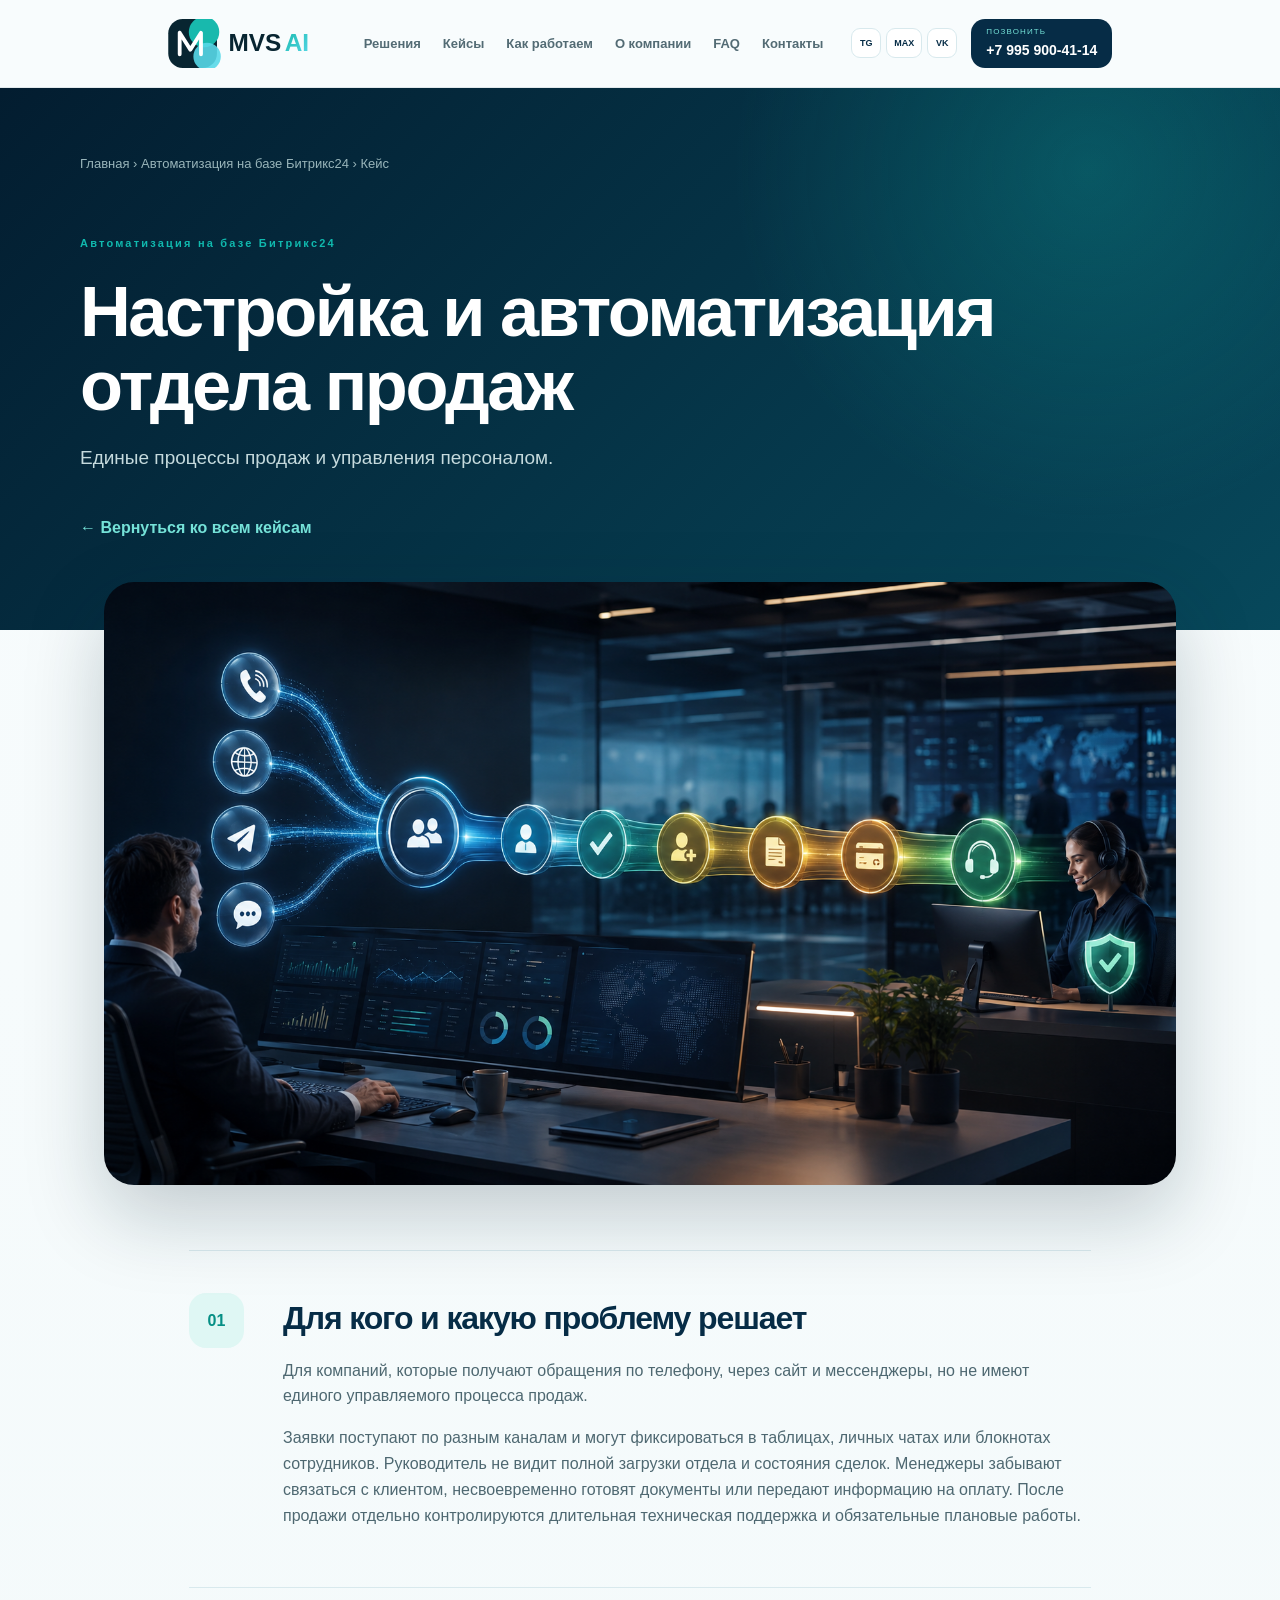
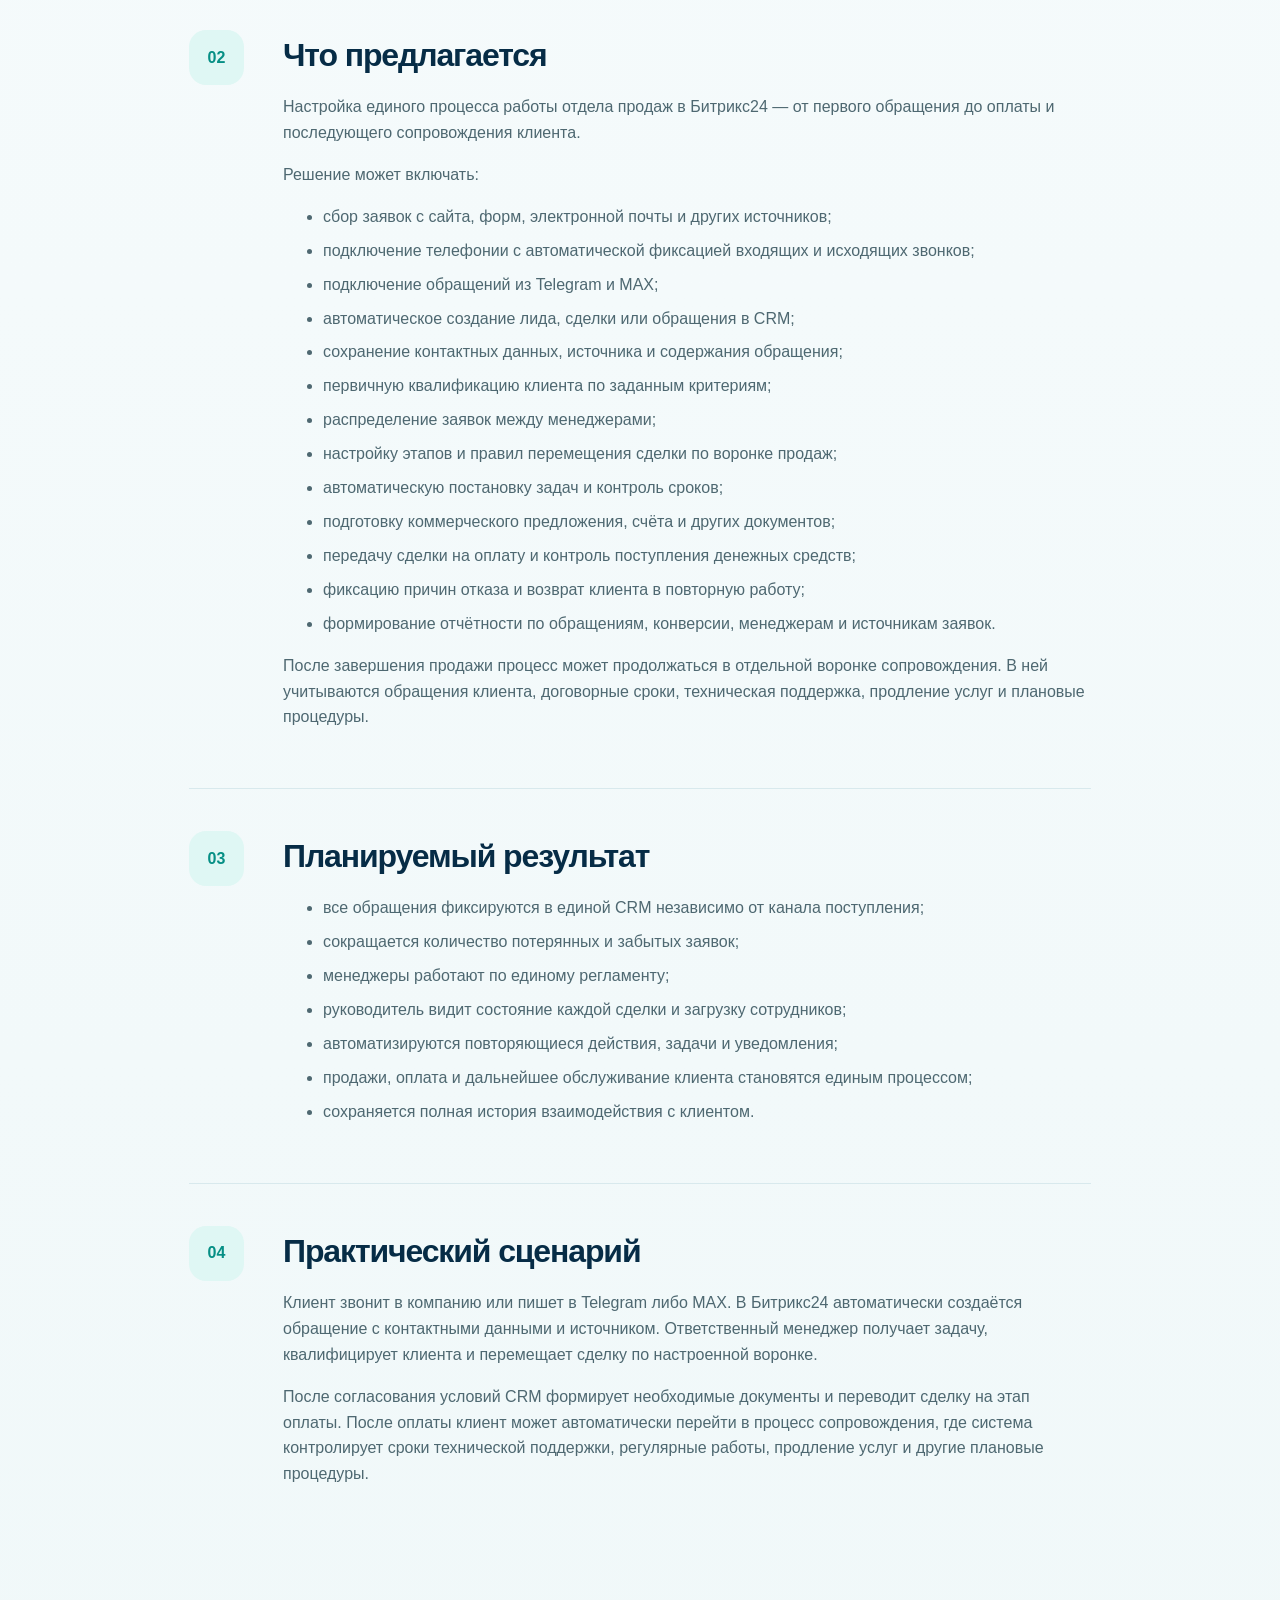
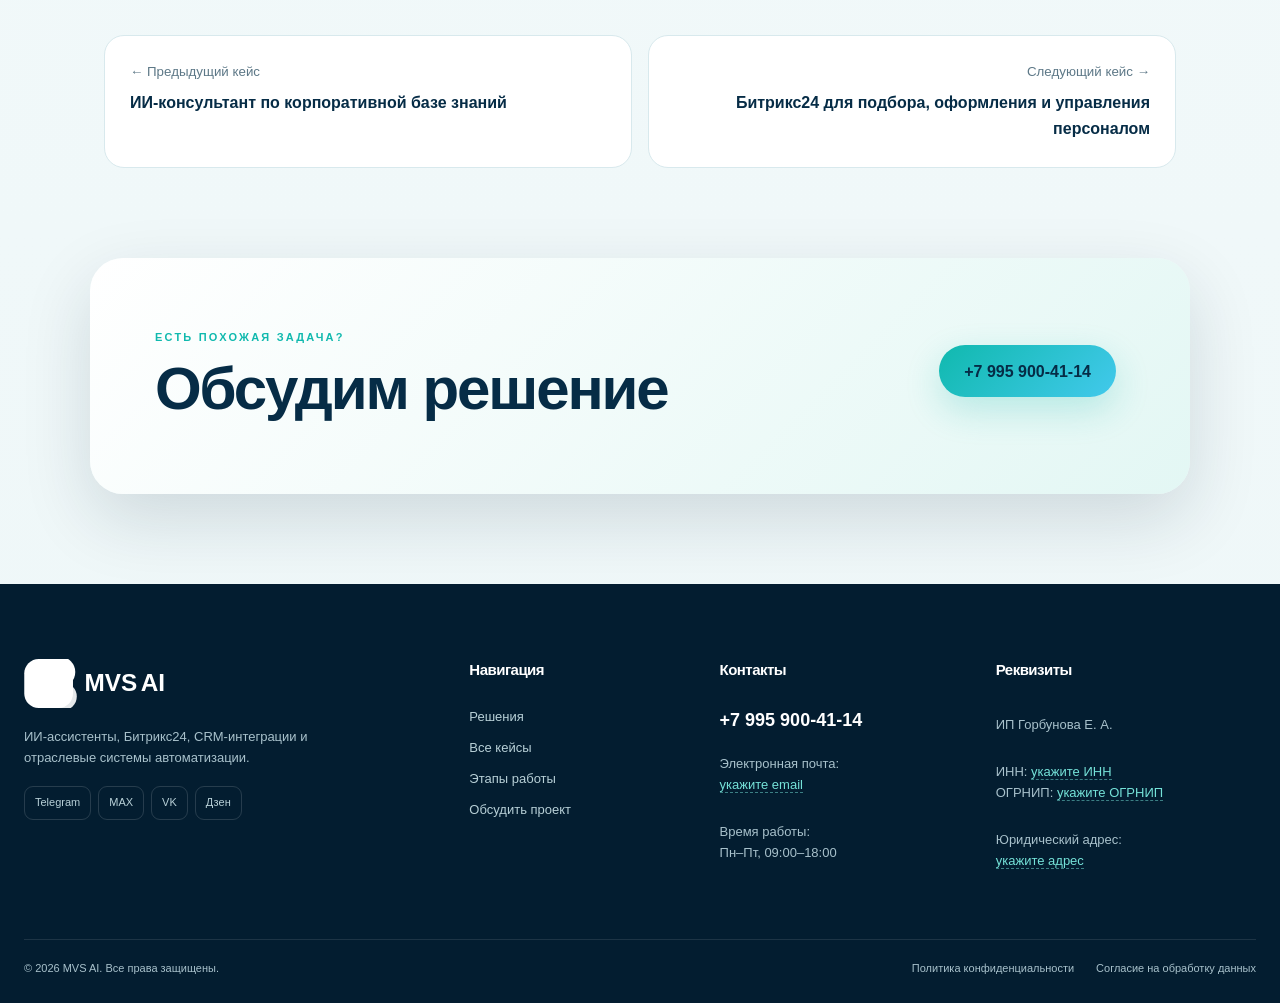
<file: static/portfolio/cases/sales-automation.html>
<!doctype html><html lang="ru"><head><meta charset="utf-8"><meta name="viewport" content="width=device-width,initial-scale=1"><title>Настройка и автоматизация отдела продаж — портфолио</title><meta name="theme-color" content="#082531"><link rel="stylesheet" href="../styles.css"><meta name="description" content="ИИ-ассистенты, автоматизация Битрикс24 и CRM-интеграции для продаж, поддержки и управления бизнес-процессами."><meta name="robots" content="index,follow"><meta property="og:type" content="website"><meta property="og:title" content="MVS AI — автоматизация бизнеса"><meta property="og:description" content="ИИ-ассистенты, автоматизация Битрикс24 и CRM-интеграции для продаж, поддержки и управления бизнес-процессами."><meta property="og:image" content="../assets/hero-digital-assistant.png"><link rel="icon" href="../assets/favicon.svg" type="image/svg+xml"><link rel="stylesheet" href="../refresh.css"></head><body><header class="site-header">
  <div class="header-inner">
    <a class="brand" href="../index.html" aria-label="MVS AI — главная">
      <img class="brand-logo" src="../assets/logo.svg" alt="MVS AI">
      <span class="brand-copy"><b>MVS AI</b><small>автоматизация бизнеса</small></span>
    </a>
    <button class="menu" type="button" aria-label="Открыть меню" aria-expanded="false"><i></i><i></i><i></i></button>
    <nav class="main-nav" aria-label="Основное меню">
      <a href="../index.html#solutions">Решения</a>
      <a href="../index.html#cases">Кейсы</a>
      <a href="../index.html#process">Как работаем</a>
      <a href="../index.html#about">О компании</a>
      <a href="../index.html#faq">FAQ</a>
      <a href="../index.html#contacts">Контакты</a>
    </nav>
    <div class="header-actions">
      <div class="social-mini" aria-label="Социальные сети">
        <!-- ЗАМЕНИТЕ # НА ВАШИ ССЫЛКИ -->
        <a href="#" aria-label="Telegram">TG</a><a href="#" aria-label="MAX">MAX</a><a href="#" aria-label="VK">VK</a>
      </div>
      <a class="header-phone" href="tel:+79959004114"><small>Позвонить</small><b>+7 995 900-41-14</b></a>
    </div>
  </div>
</header><main><div class="detail-hero"><div class="crumbs"><a href="../index.html">Главная</a> › <a href="../index.html#bitrix24">Автоматизация на базе Битрикс24</a> › Кейс</div><small>Автоматизация на базе Битрикс24</small><h1>Настройка и автоматизация отдела продаж</h1><p>Единые процессы продаж и управления персоналом.</p><a href="../index.html#cases">← Вернуться ко всем кейсам</a></div><figure class="cover"><img src="../assets/bitrix24-sales-automation.png" alt="Автоматизация отдела продаж от поступления обращения до оплаты и сопровождения"></figure><article class="detail"><section><span>01</span><div><h2>Для кого и какую проблему решает</h2><p>Для компаний, которые получают обращения по телефону, через сайт и мессенджеры, но не имеют единого управляемого процесса продаж.</p><p>Заявки поступают по разным каналам и могут фиксироваться в таблицах, личных чатах или блокнотах сотрудников. Руководитель не видит полной загрузки отдела и состояния сделок. Менеджеры забывают связаться с клиентом, несвоевременно готовят документы или передают информацию на оплату. После продажи отдельно контролируются длительная техническая поддержка и обязательные плановые работы.</p></div></section><section><span>02</span><div><h2>Что предлагается</h2><p>Настройка единого процесса работы отдела продаж в Битрикс24 — от первого обращения до оплаты и последующего сопровождения клиента.</p><p>Решение может включать:</p><ul><li>сбор заявок с сайта, форм, электронной почты и других источников;</li><li>подключение телефонии с автоматической фиксацией входящих и исходящих звонков;</li><li>подключение обращений из Telegram и MAX;</li><li>автоматическое создание лида, сделки или обращения в CRM;</li><li>сохранение контактных данных, источника и содержания обращения;</li><li>первичную квалификацию клиента по заданным критериям;</li><li>распределение заявок между менеджерами;</li><li>настройку этапов и правил перемещения сделки по воронке продаж;</li><li>автоматическую постановку задач и контроль сроков;</li><li>подготовку коммерческого предложения, счёта и других документов;</li><li>передачу сделки на оплату и контроль поступления денежных средств;</li><li>фиксацию причин отказа и возврат клиента в повторную работу;</li><li>формирование отчётности по обращениям, конверсии, менеджерам и источникам заявок.</li></ul><p>После завершения продажи процесс может продолжаться в отдельной воронке сопровождения. В ней учитываются обращения клиента, договорные сроки, техническая поддержка, продление услуг и плановые процедуры.</p></div></section><section><span>03</span><div><h2>Планируемый результат</h2><ul><li>все обращения фиксируются в единой CRM независимо от канала поступления;</li><li>сокращается количество потерянных и забытых заявок;</li><li>менеджеры работают по единому регламенту;</li><li>руководитель видит состояние каждой сделки и загрузку сотрудников;</li><li>автоматизируются повторяющиеся действия, задачи и уведомления;</li><li>продажи, оплата и дальнейшее обслуживание клиента становятся единым процессом;</li><li>сохраняется полная история взаимодействия с клиентом.</li></ul></div></section><section><span>04</span><div><h2>Практический сценарий</h2><p>Клиент звонит в компанию или пишет в Telegram либо MAX. В Битрикс24 автоматически создаётся обращение с контактными данными и источником. Ответственный менеджер получает задачу, квалифицирует клиента и перемещает сделку по настроенной воронке.</p><p>После согласования условий CRM формирует необходимые документы и переводит сделку на этап оплаты. После оплаты клиент может автоматически перейти в процесс сопровождения, где система контролирует сроки технической поддержки, регулярные работы, продление услуг и другие плановые процедуры.</p></div></section></article><nav class="next"><a href="corporate-rag.html"><small>← Предыдущий кейс</small><b>ИИ-консультант по корпоративной базе знаний</b></a><a href="hr-automation.html"><small>Следующий кейс →</small><b>Битрикс24 для подбора, оформления и управления персоналом</b></a></nav><section class="cta"><div><small>ЕСТЬ ПОХОЖАЯ ЗАДАЧА?</small><h2>Обсудим решение</h2></div><a class="btn" href="tel:+79959004114">+7 995 900-41-14</a></section></main><footer class="site-footer" id="site-footer">
  <div class="footer-grid">
    <div class="footer-brand">
      <a class="brand brand-light" href="../index.html"><img class="brand-logo" src="../assets/logo.svg" alt="MVS AI"><span class="brand-copy"><b>MVS AI</b><small>автоматизация бизнеса</small></span></a>
      <p>ИИ-ассистенты, Битрикс24, CRM-интеграции и отраслевые системы автоматизации.</p>
      <div class="social-links">
        <!-- ЗАМЕНИТЕ # НА ВАШИ ССЫЛКИ -->
        <a href="#">Telegram</a><a href="#">MAX</a><a href="#">VK</a><a href="#">Дзен</a>
      </div>
    </div>
    <div><h3>Навигация</h3><a href="../index.html#solutions">Решения</a><a href="../index.html#cases">Все кейсы</a><a href="../index.html#process">Этапы работы</a><a href="../index.html#contacts">Обсудить проект</a></div>
    <div><h3>Контакты</h3><a class="footer-phone" href="tel:+79959004114">+7 995 900-41-14</a><p>Электронная почта:<br><span class="placeholder">укажите email</span></p><p>Время работы:<br>Пн–Пт, 09:00–18:00</p></div>
    <div><h3>Реквизиты</h3><p>ИП Горбунова Е. А.</p><p>ИНН: <span class="placeholder">укажите ИНН</span><br>ОГРНИП: <span class="placeholder">укажите ОГРНИП</span></p><p>Юридический адрес:<br><span class="placeholder">укажите адрес</span></p></div>
  </div>
  <div class="footer-bottom"><span>© 2026 MVS AI. Все права защищены.</span><div><a href="../privacy.html">Политика конфиденциальности</a><a href="../index.html#contacts">Согласие на обработку данных</a></div></div>
</footer><script src="../script.js"></script></body></html>
</file>
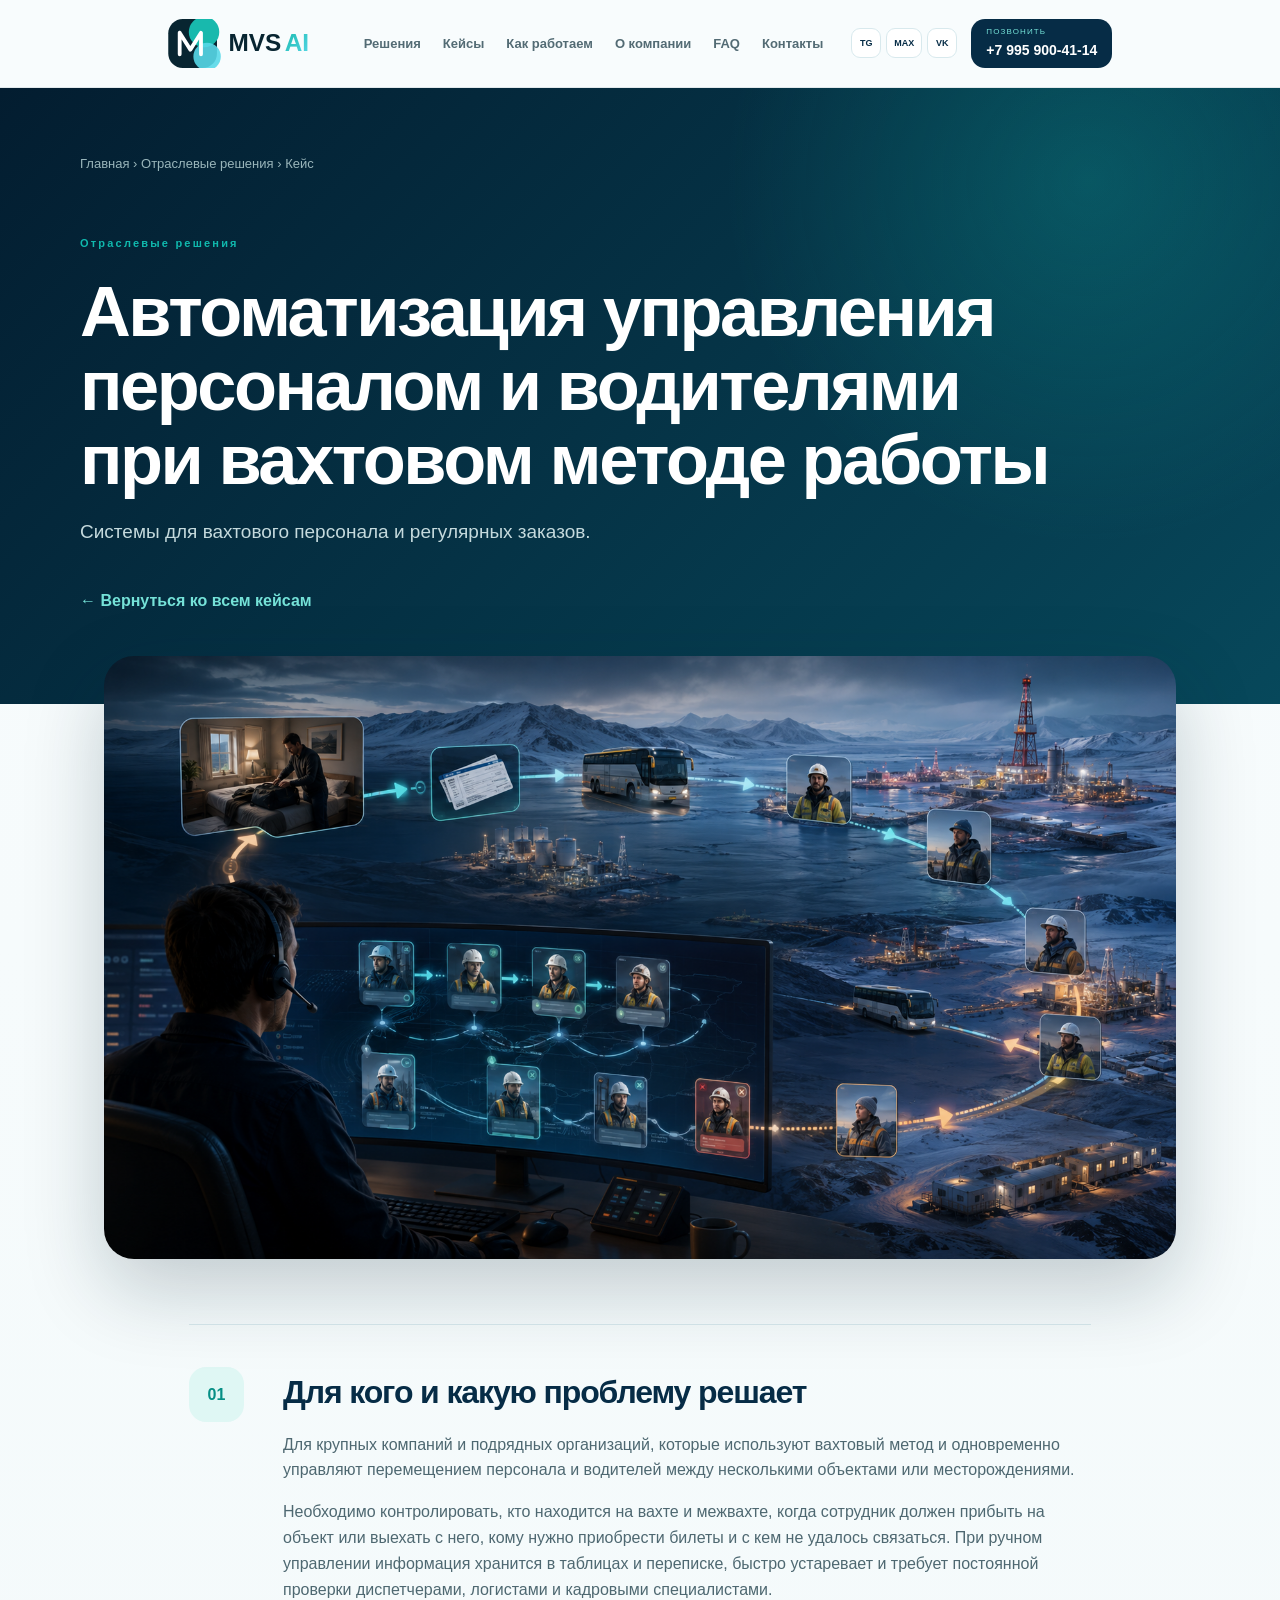
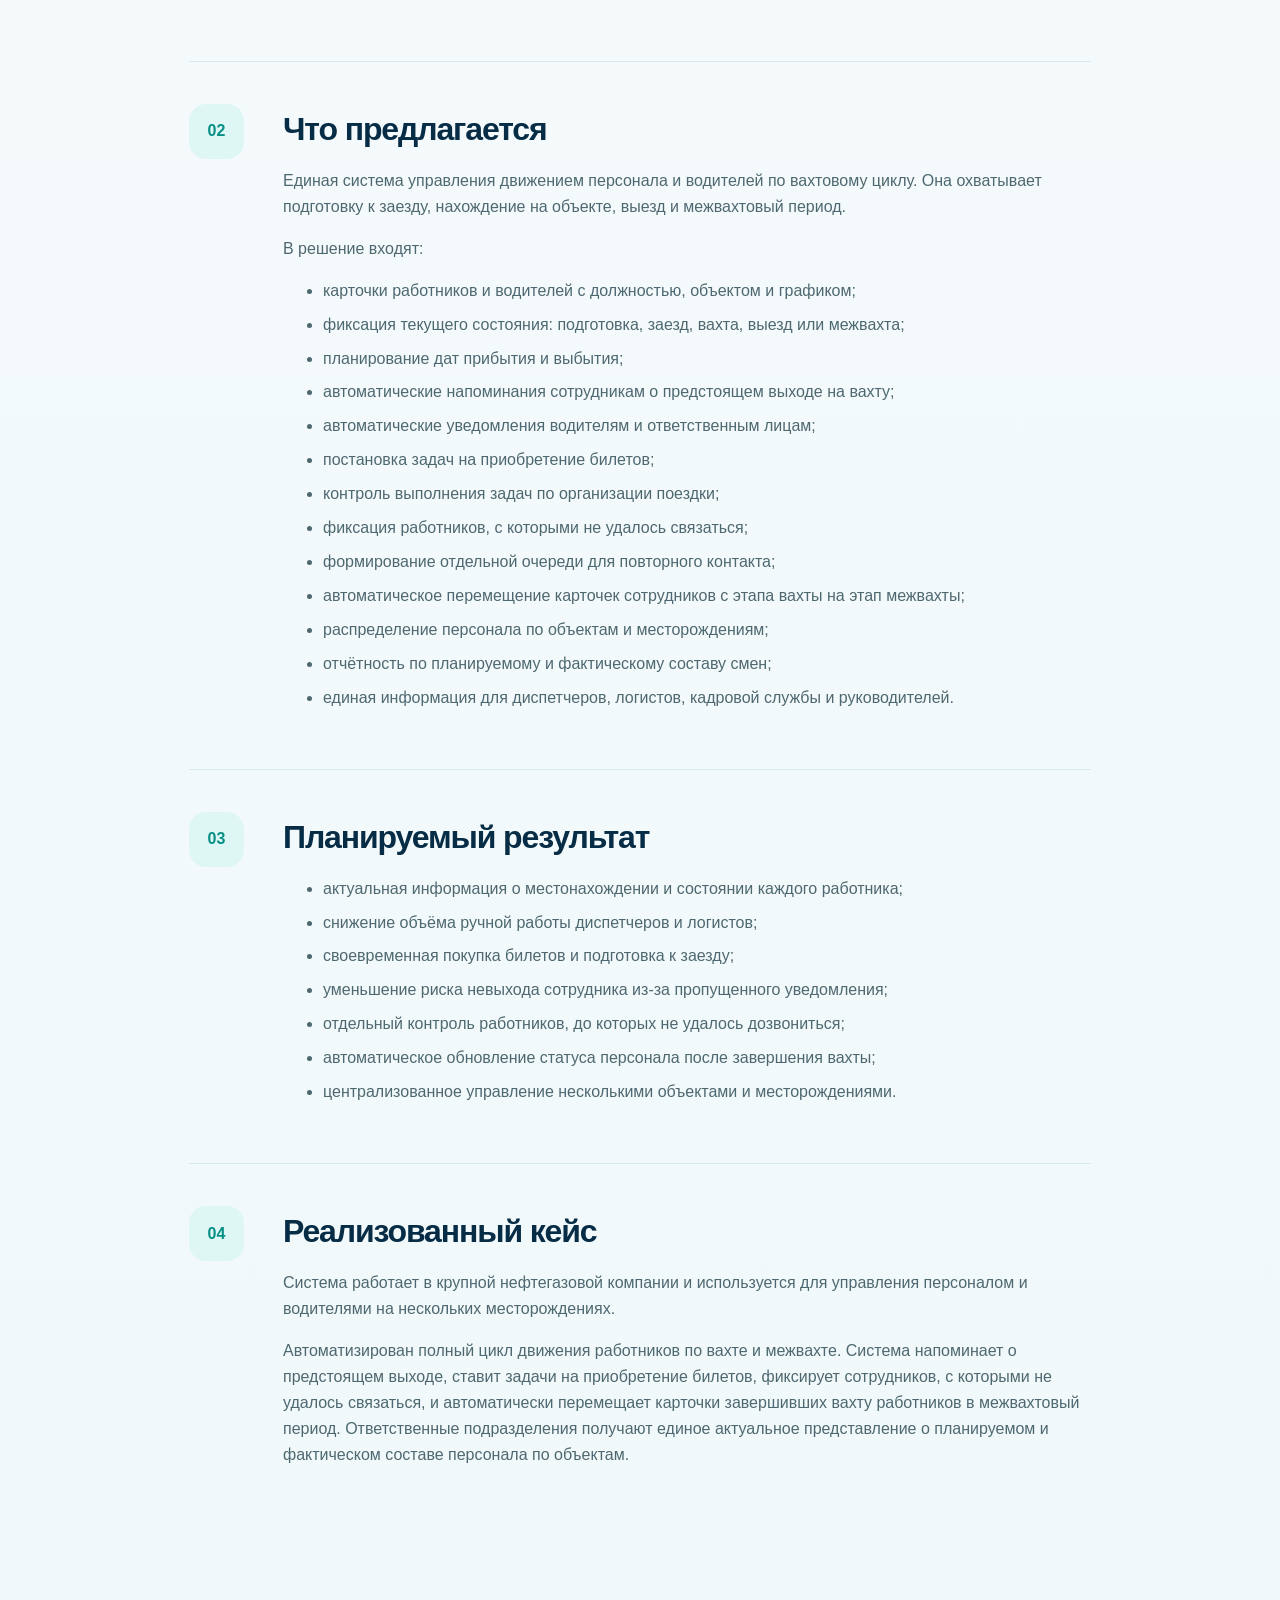
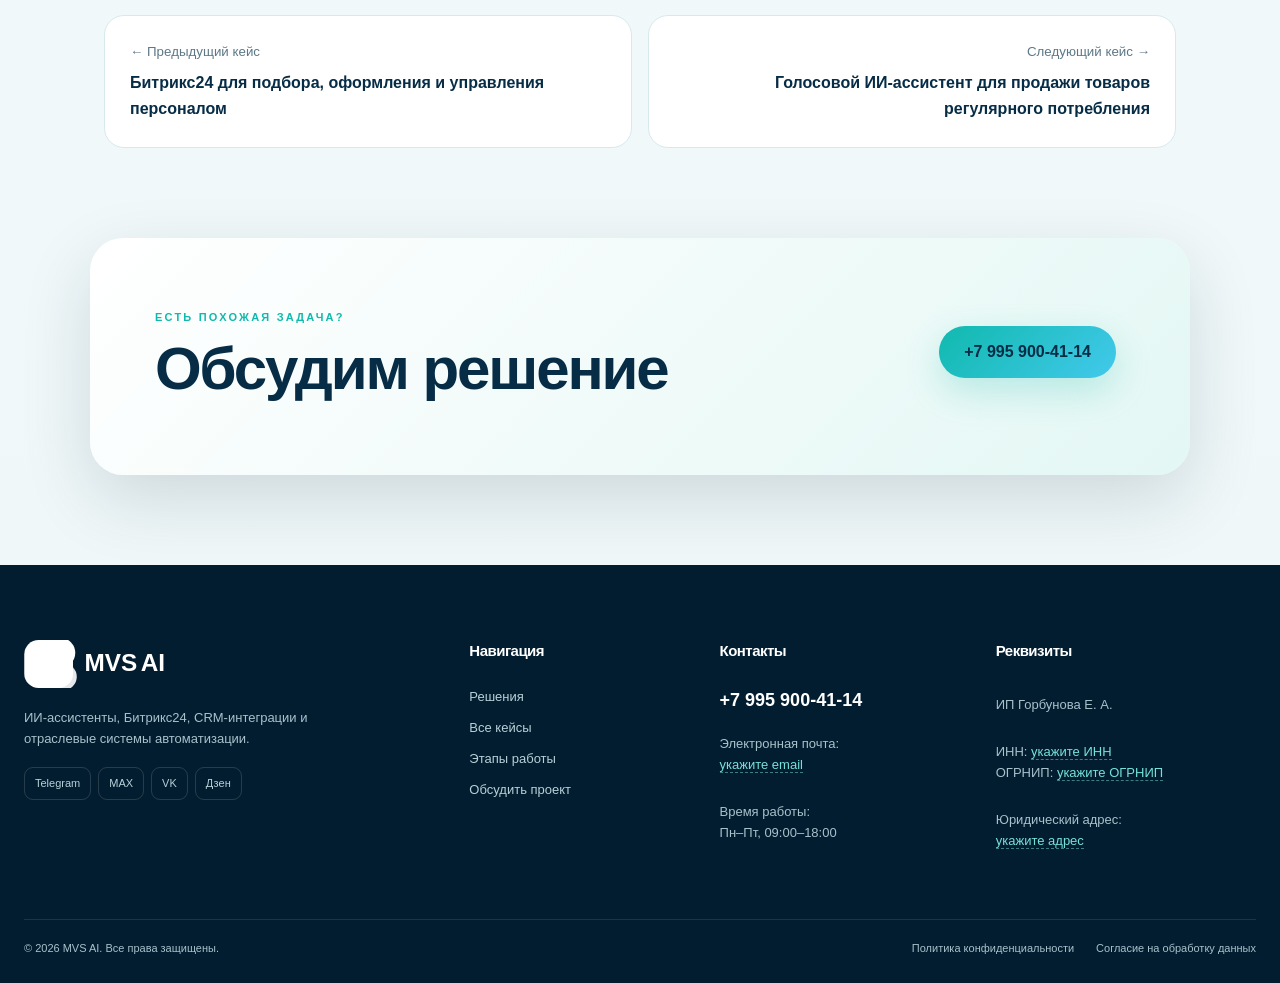
<file: static/portfolio/cases/shift-workforce.html>
<!doctype html><html lang="ru"><head><meta charset="utf-8"><meta name="viewport" content="width=device-width,initial-scale=1"><title>Автоматизация управления персоналом и водителями при вахтовом методе работы — портфолио</title><meta name="theme-color" content="#082531"><link rel="stylesheet" href="../styles.css"><meta name="description" content="ИИ-ассистенты, автоматизация Битрикс24 и CRM-интеграции для продаж, поддержки и управления бизнес-процессами."><meta name="robots" content="index,follow"><meta property="og:type" content="website"><meta property="og:title" content="MVS AI — автоматизация бизнеса"><meta property="og:description" content="ИИ-ассистенты, автоматизация Битрикс24 и CRM-интеграции для продаж, поддержки и управления бизнес-процессами."><meta property="og:image" content="../assets/hero-digital-assistant.png"><link rel="icon" href="../assets/favicon.svg" type="image/svg+xml"><link rel="stylesheet" href="../refresh.css"></head><body><header class="site-header">
  <div class="header-inner">
    <a class="brand" href="../index.html" aria-label="MVS AI — главная">
      <img class="brand-logo" src="../assets/logo.svg" alt="MVS AI">
      <span class="brand-copy"><b>MVS AI</b><small>автоматизация бизнеса</small></span>
    </a>
    <button class="menu" type="button" aria-label="Открыть меню" aria-expanded="false"><i></i><i></i><i></i></button>
    <nav class="main-nav" aria-label="Основное меню">
      <a href="../index.html#solutions">Решения</a>
      <a href="../index.html#cases">Кейсы</a>
      <a href="../index.html#process">Как работаем</a>
      <a href="../index.html#about">О компании</a>
      <a href="../index.html#faq">FAQ</a>
      <a href="../index.html#contacts">Контакты</a>
    </nav>
    <div class="header-actions">
      <div class="social-mini" aria-label="Социальные сети">
        <!-- ЗАМЕНИТЕ # НА ВАШИ ССЫЛКИ -->
        <a href="#" aria-label="Telegram">TG</a><a href="#" aria-label="MAX">MAX</a><a href="#" aria-label="VK">VK</a>
      </div>
      <a class="header-phone" href="tel:+79959004114"><small>Позвонить</small><b>+7 995 900-41-14</b></a>
    </div>
  </div>
</header><main><div class="detail-hero"><div class="crumbs"><a href="../index.html">Главная</a> › <a href="../index.html#industry">Отраслевые решения</a> › Кейс</div><small>Отраслевые решения</small><h1>Автоматизация управления персоналом и водителями при вахтовом методе работы</h1><p>Системы для вахтового персонала и регулярных заказов.</p><a href="../index.html#cases">← Вернуться ко всем кейсам</a></div><figure class="cover"><img src="../assets/shift-workforce-management.png" alt="Управление движением работников и водителей между вахтой, объектами и межвахтой"></figure><article class="detail"><section><span>01</span><div><h2>Для кого и какую проблему решает</h2><p>Для крупных компаний и подрядных организаций, которые используют вахтовый метод и одновременно управляют перемещением персонала и водителей между несколькими объектами или месторождениями.</p><p>Необходимо контролировать, кто находится на вахте и межвахте, когда сотрудник должен прибыть на объект или выехать с него, кому нужно приобрести билеты и с кем не удалось связаться. При ручном управлении информация хранится в таблицах и переписке, быстро устаревает и требует постоянной проверки диспетчерами, логистами и кадровыми специалистами.</p></div></section><section><span>02</span><div><h2>Что предлагается</h2><p>Единая система управления движением персонала и водителей по вахтовому циклу. Она охватывает подготовку к заезду, нахождение на объекте, выезд и межвахтовый период.</p><p>В решение входят:</p><ul><li>карточки работников и водителей с должностью, объектом и графиком;</li><li>фиксация текущего состояния: подготовка, заезд, вахта, выезд или межвахта;</li><li>планирование дат прибытия и выбытия;</li><li>автоматические напоминания сотрудникам о предстоящем выходе на вахту;</li><li>автоматические уведомления водителям и ответственным лицам;</li><li>постановка задач на приобретение билетов;</li><li>контроль выполнения задач по организации поездки;</li><li>фиксация работников, с которыми не удалось связаться;</li><li>формирование отдельной очереди для повторного контакта;</li><li>автоматическое перемещение карточек сотрудников с этапа вахты на этап межвахты;</li><li>распределение персонала по объектам и месторождениям;</li><li>отчётность по планируемому и фактическому составу смен;</li><li>единая информация для диспетчеров, логистов, кадровой службы и руководителей.</li></ul></div></section><section><span>03</span><div><h2>Планируемый результат</h2><ul><li>актуальная информация о местонахождении и состоянии каждого работника;</li><li>снижение объёма ручной работы диспетчеров и логистов;</li><li>своевременная покупка билетов и подготовка к заезду;</li><li>уменьшение риска невыхода сотрудника из-за пропущенного уведомления;</li><li>отдельный контроль работников, до которых не удалось дозвониться;</li><li>автоматическое обновление статуса персонала после завершения вахты;</li><li>централизованное управление несколькими объектами и месторождениями.</li></ul></div></section><section><span>04</span><div><h2>Реализованный кейс</h2><p>Система работает в крупной нефтегазовой компании и используется для управления персоналом и водителями на нескольких месторождениях.</p><p>Автоматизирован полный цикл движения работников по вахте и межвахте. Система напоминает о предстоящем выходе, ставит задачи на приобретение билетов, фиксирует сотрудников, с которыми не удалось связаться, и автоматически перемещает карточки завершивших вахту работников в межвахтовый период. Ответственные подразделения получают единое актуальное представление о планируемом и фактическом составе персонала по объектам.</p></div></section></article><nav class="next"><a href="hr-automation.html"><small>← Предыдущий кейс</small><b>Битрикс24 для подбора, оформления и управления персоналом</b></a><a href="recurring-goods.html"><small>Следующий кейс →</small><b>Голосовой ИИ-ассистент для продажи товаров регулярного потребления</b></a></nav><section class="cta"><div><small>ЕСТЬ ПОХОЖАЯ ЗАДАЧА?</small><h2>Обсудим решение</h2></div><a class="btn" href="tel:+79959004114">+7 995 900-41-14</a></section></main><footer class="site-footer" id="site-footer">
  <div class="footer-grid">
    <div class="footer-brand">
      <a class="brand brand-light" href="../index.html"><img class="brand-logo" src="../assets/logo.svg" alt="MVS AI"><span class="brand-copy"><b>MVS AI</b><small>автоматизация бизнеса</small></span></a>
      <p>ИИ-ассистенты, Битрикс24, CRM-интеграции и отраслевые системы автоматизации.</p>
      <div class="social-links">
        <!-- ЗАМЕНИТЕ # НА ВАШИ ССЫЛКИ -->
        <a href="#">Telegram</a><a href="#">MAX</a><a href="#">VK</a><a href="#">Дзен</a>
      </div>
    </div>
    <div><h3>Навигация</h3><a href="../index.html#solutions">Решения</a><a href="../index.html#cases">Все кейсы</a><a href="../index.html#process">Этапы работы</a><a href="../index.html#contacts">Обсудить проект</a></div>
    <div><h3>Контакты</h3><a class="footer-phone" href="tel:+79959004114">+7 995 900-41-14</a><p>Электронная почта:<br><span class="placeholder">укажите email</span></p><p>Время работы:<br>Пн–Пт, 09:00–18:00</p></div>
    <div><h3>Реквизиты</h3><p>ИП Горбунова Е. А.</p><p>ИНН: <span class="placeholder">укажите ИНН</span><br>ОГРНИП: <span class="placeholder">укажите ОГРНИП</span></p><p>Юридический адрес:<br><span class="placeholder">укажите адрес</span></p></div>
  </div>
  <div class="footer-bottom"><span>© 2026 MVS AI. Все права защищены.</span><div><a href="../privacy.html">Политика конфиденциальности</a><a href="../index.html#contacts">Согласие на обработку данных</a></div></div>
</footer><script src="../script.js"></script></body></html>
</file>
<file: static/portfolio/styles.css>
:root{--dark:#082531;--deep:#051b24;--teal:#18b9ad;--mint:#63ddd3;--cyan:#58d8e8;--paper:#f6faf9;--ink:#153642;--muted:#637b84;--line:#dceae8;--shadow:0 24px 65px rgba(8,37,49,.14)}*{box-sizing:border-box}html{scroll-behavior:smooth;scroll-padding-top:95px}body{margin:0;background:var(--paper);color:var(--ink);font:16px/1.62 Inter,"Segoe UI",Arial,sans-serif}a{color:inherit;text-decoration:none}img{display:block;width:100%}h1,h2,h3{letter-spacing:-.035em}body>header{height:80px;padding:0 max(22px,calc((100vw - 1280px)/2));display:flex;align-items:center;justify-content:space-between;position:sticky;top:0;z-index:100;background:rgba(246,250,249,.94);backdrop-filter:blur(18px);border-bottom:1px solid rgba(8,37,49,.08)}.brand{display:flex;align-items:center;gap:12px;line-height:1}.logo{width:45px;height:45px;border-radius:50%;background:var(--dark);position:relative;overflow:hidden;flex:none}.logo i{position:absolute;width:34px;height:34px;border-radius:50%;right:-8px;top:-5px;background:var(--teal)}.logo i+i{width:29px;height:29px;top:20px;right:-4px;background:var(--cyan);opacity:.8}.brand b{font-size:16px;letter-spacing:.05em}.brand small{display:block;margin-top:7px;font-size:9px;text-transform:uppercase;letter-spacing:.16em;color:var(--muted)}header nav{display:flex;align-items:center;gap:14px;font-size:11px;font-weight:700}header nav>a:not(.phone){color:#536b74}header nav>a:hover,header nav>a.active{color:#079a8f}.phone{padding:10px 14px;border-radius:999px;background:var(--dark);color:#fff}.menu{display:none;border:0;background:none}.menu i{display:block;width:24px;height:2px;background:var(--dark);margin:5px}.hero{min-height:690px;padding:95px max(24px,calc((100vw - 1280px)/2));display:grid;grid-template-columns:1.1fr .9fr;gap:70px;align-items:center;color:#fff;background:linear-gradient(135deg,var(--deep),#0a3743);overflow:hidden}.hero small,.directions small,.cases small,.cta small,.detail-hero>small,.section-title small{color:var(--teal);font-size:11px;font-weight:800;letter-spacing:.2em}.hero h1{font-size:clamp(48px,6.4vw,87px);line-height:1.02;margin:12px 0 28px}.hero h1 em{font-style:normal;color:var(--mint)}.hero>div>p{max-width:700px;font-size:20px;color:#c2d7db;margin-bottom:30px}.btn{display:inline-flex;align-items:center;justify-content:center;min-height:52px;padding:0 25px;margin:0 9px 9px 0;border-radius:999px;background:linear-gradient(135deg,var(--teal),var(--cyan));color:var(--dark);font-weight:900;box-shadow:0 13px 35px rgba(24,185,173,.24);transition:.25s}.btn:hover{transform:translateY(-3px)}.btn.ghost{color:#fff;background:transparent;border:1px solid rgba(255,255,255,.25);box-shadow:none}.hero aside{height:490px;position:relative}.hero aside>i{position:absolute;width:420px;height:420px;border-radius:50%;right:-80px;top:-100px;background:var(--teal)}.hero aside>i+i{width:360px;height:360px;top:245px;right:-20px;background:rgba(88,216,232,.22)}.hero aside section{position:absolute;left:0;top:75px;width:330px;padding:35px;border:1px solid rgba(255,255,255,.24);border-radius:32px;background:rgba(255,255,255,.12);backdrop-filter:blur(18px);box-shadow:0 30px 80px rgba(0,0,0,.25)}.hero aside strong{display:block;font-size:110px;line-height:1}.hero aside p{color:#d0e2e4}.directions,.cases{max-width:1280px;margin:auto;padding:100px 24px}.intro{display:grid;grid-template-columns:1fr 1fr;gap:30px;align-items:end;margin-bottom:45px}.intro h2,.case-head h2,.cta h2{font-size:clamp(36px,4.7vw,60px);line-height:1.08;margin:8px 0;color:var(--dark)}.intro>p{color:var(--muted);font-size:18px}.tiles{display:grid;grid-template-columns:repeat(4,1fr);gap:14px}.tile{min-height:200px;padding:25px;border:1px solid var(--line);border-radius:24px;background:#fff;display:flex;flex-direction:column;transition:.25s}.tile:hover{transform:translateY(-6px);box-shadow:var(--shadow);border-color:var(--mint)}.tile>span,.section-title>span{width:52px;height:52px;display:grid;place-items:center;border-radius:16px;background:#dff7f4;color:#068f85;font-size:20px;font-weight:900}.tile b{margin-top:auto;font-size:18px;line-height:1.25}.tile small{margin-top:8px;color:var(--muted);letter-spacing:0}.cases{padding-top:35px}.case-head{display:grid;grid-template-columns:1fr 390px;gap:30px;align-items:end}.case-head label{height:58px;padding:0 18px;display:flex;align-items:center;border:1px solid var(--line);border-radius:18px;background:#fff;color:var(--teal);font-size:26px}.case-head input{width:100%;border:0;outline:0;background:none;padding-left:10px;font:inherit}.filters{display:flex;gap:8px;flex-wrap:wrap;margin:30px 0}.filters button{border:1px solid var(--line);border-radius:999px;background:#fff;padding:10px 15px;color:var(--ink);font-weight:700;cursor:pointer}.filters button.active{background:var(--dark);border-color:var(--dark);color:#fff}#status{font-size:13px;color:var(--muted)}.category{padding:75px 0;border-top:1px solid var(--line)}.section-title{display:grid;grid-template-columns:66px 1fr;gap:20px;margin-bottom:35px}.section-title h2{font-size:clamp(31px,4vw,49px);line-height:1.1;margin:7px 0;color:var(--dark)}.section-title p{color:var(--muted);font-size:17px}.cards{display:grid;grid-template-columns:repeat(2,1fr);gap:24px}.card{overflow:hidden;background:#fff;border:1px solid var(--line);border-radius:28px;box-shadow:0 12px 38px rgba(8,37,49,.07);transition:.3s}.card:hover{transform:translateY(-7px);box-shadow:var(--shadow)}.card figure{margin:0;aspect-ratio:16/9;position:relative;overflow:hidden;background:var(--dark)}.card img{height:100%;object-fit:cover;transition:.45s}.card:hover img{transform:scale(1.04)}.card figure span{position:absolute;right:18px;bottom:18px;padding:9px 13px;border-radius:999px;background:rgba(5,27,36,.83);color:#fff;font-size:12px}.card>div{padding:27px}.card>div small{letter-spacing:.14em}.card h3{font-size:27px;line-height:1.2;margin:12px 0 26px;color:var(--dark)}.card>div>b{display:block;text-align:right;color:#079a8f}.is-hidden{display:none!important}.cta{max-width:1100px;margin:90px auto;padding:65px;border-radius:33px;background:linear-gradient(135deg,#fff,#e3f7f4);display:grid;grid-template-columns:1fr auto;gap:30px;align-items:center;box-shadow:var(--shadow)}.cta p{max-width:680px;color:var(--muted)}footer{min-height:150px;padding:40px max(24px,calc((100vw - 1280px)/2));background:var(--deep);color:#a9c2c7;display:flex;align-items:center;justify-content:space-between;gap:25px;font-size:13px}footer .brand b{color:#fff}footer nav{display:none}.detail-hero{padding:65px max(24px,calc((100vw - 1120px)/2)) 90px;background:linear-gradient(135deg,var(--deep),#0a3743);color:#fff}.crumbs{margin-bottom:55px;color:#99b5ba;font-size:13px}.crumbs a:hover{color:var(--mint)}.detail-hero h1{max-width:980px;font-size:clamp(40px,5.5vw,73px);line-height:1.05;margin:20px 0}.detail-hero>p{max-width:760px;color:#c5dadd;font-size:19px}.detail-hero>a{display:inline-block;margin-top:22px;color:var(--mint);font-weight:800}.cover{max-width:1120px;margin:-48px auto 65px;padding:0 24px;position:relative}.cover img{aspect-ratio:16/9;object-fit:cover;border-radius:30px;box-shadow:0 30px 80px rgba(8,37,49,.22)}.detail{max-width:950px;margin:auto;padding:0 24px 90px}.detail>p{font-size:19px;color:var(--muted)}.detail>section{display:grid;grid-template-columns:70px 1fr;gap:24px;padding:42px 0;border-top:1px solid var(--line)}.detail>section>span{width:55px;height:55px;display:grid;place-items:center;border-radius:17px;background:#dff7f4;color:#068f85;font-weight:900}.detail section h2{font-size:32px;line-height:1.16;margin:7px 0 20px;color:var(--dark)}.detail section p,.detail section li{color:#4e6871}.detail section li{margin:8px 0}.next{max-width:1120px;margin:0 auto 80px;padding:0 24px;display:grid;grid-template-columns:1fr 1fr;gap:16px}.next a{padding:25px;border:1px solid var(--line);border-radius:20px;background:#fff}.next small{display:block;color:var(--muted)}.next b{display:block;margin-top:7px;color:var(--dark)}.next a:last-child{text-align:right}@media(max-width:1080px){header nav{display:none;position:fixed;top:80px;inset-inline:0;padding:24px;background:var(--paper);flex-direction:column;align-items:stretch}header nav.open{display:flex}.menu{display:block}.hero{grid-template-columns:1fr}.hero aside{display:none}.tiles{grid-template-columns:repeat(2,1fr)}}@media(max-width:720px){.hero{min-height:auto;padding:70px 20px 80px}.hero>div>p{font-size:17px}.directions,.cases{padding-inline:18px}.intro,.case-head{grid-template-columns:1fr}.tiles,.cards{grid-template-columns:1fr}.tile{min-height:160px}.filters{flex-wrap:nowrap;overflow:auto;padding-bottom:8px}.filters button{white-space:nowrap}.section-title{grid-template-columns:53px 1fr}.cta{margin:65px 18px;padding:38px 25px;grid-template-columns:1fr}.detail>section{grid-template-columns:1fr}.next{grid-template-columns:1fr}.next a:last-child{text-align:left}footer{flex-direction:column;align-items:flex-start}}
</file>
<file: static/portfolio/refresh.css>
:root{--dark:#062c46;--deep:#031d30;--teal:#10b9ae;--mint:#75e2d8;--cyan:#42c9ec;--paper:#f4fafb;--ink:#103448;--muted:#5d7887;--line:#d8e9ed;--shadow:0 25px 70px rgba(4,38,58,.14)}
body{background:linear-gradient(180deg,#f8fcfd 0,#f4fafb 45%,#eef7f8 100%)}
.site-header{height:88px;padding:0 24px;position:sticky;top:0;z-index:100;background:rgba(248,252,253,.92);backdrop-filter:blur(20px);border-bottom:1px solid rgba(6,44,70,.09)}
.header-inner{max-width:1320px;height:100%;margin:auto;display:flex;align-items:center;gap:28px}.brand{min-width:max-content}.brand-logo{width:168px;height:49px;object-fit:contain}.brand-copy{display:none}
.main-nav{display:flex;align-items:center;justify-content:center;gap:22px;margin-left:auto}.main-nav a{font-size:13px;font-weight:750;color:#3e6071;transition:.2s}.main-nav a:hover{color:#07998f}
.header-actions{display:flex;align-items:center;gap:14px}.social-mini{display:flex;gap:5px}.social-mini a{height:30px;min-width:30px;padding:0 7px;display:grid;place-items:center;border:1px solid var(--line);border-radius:9px;background:#fff;font-size:9px;font-weight:900;color:var(--dark)}
.header-phone{padding:9px 15px;border-radius:14px;background:var(--dark);color:#fff;line-height:1.1}.header-phone small{display:block;font-size:8px;text-transform:uppercase;letter-spacing:.14em;color:var(--mint);margin-bottom:4px}.header-phone b{font-size:14px}
.hero{min-height:720px;background:radial-gradient(circle at 82% 25%,rgba(16,185,174,.27),transparent 32%),linear-gradient(135deg,#031d30,#083b55 72%,#075c68);position:relative}.hero:after{content:"";position:absolute;inset:auto 0 0;height:90px;background:linear-gradient(180deg,transparent,rgba(0,0,0,.13));pointer-events:none}.hero aside section{border-color:rgba(117,226,216,.34);background:rgba(255,255,255,.1)}
.value{max-width:1320px;margin:0 auto;padding:110px 24px 70px;display:grid;grid-template-columns:1fr 1.05fr;gap:68px;align-items:center}.value small,.section-intro small,.about small,.contact small{color:#07998f;font-size:11px;font-weight:900;letter-spacing:.2em}.value h2,.section-intro h2,.about h2,.contact h2{font-size:clamp(38px,4.8vw,64px);line-height:1.05;color:var(--dark);margin:12px 0 22px}.value-copy>p{font-size:18px;color:var(--muted)}.value-image{margin:0}.value-image img{border-radius:34px;box-shadow:var(--shadow);aspect-ratio:16/10;object-fit:cover}
.metric-grid{display:grid;grid-template-columns:1fr 1fr;gap:10px;margin:28px 0 14px}.metric-grid div{padding:18px;border:1px solid #cae7e8;border-radius:18px;background:rgba(255,255,255,.78)}.metric-grid strong{display:block;font-size:27px;color:#07998f}.metric-grid span{font-size:12px;color:var(--muted)}.metric-note{font-size:11px!important}
.solution-cards{max-width:1320px;margin:0 auto 90px;padding:0 24px;display:grid;grid-template-columns:repeat(4,1fr);gap:16px}.solution-cards article{padding:28px;border:1px solid var(--line);border-radius:24px;background:#fff;box-shadow:0 12px 38px rgba(6,44,70,.05)}.solution-cards article>span{color:var(--teal);font-weight:900}.solution-cards h3{font-size:22px;line-height:1.15;margin:36px 0 12px;color:var(--dark)}.solution-cards p{font-size:14px;color:var(--muted);min-height:92px}.solution-cards a{font-size:13px;font-weight:850;color:#07998f}
.directions{background:#fff;max-width:none;padding-inline:max(24px,calc((100vw - 1280px)/2))}.directions .intro,.directions .tiles{max-width:1280px;margin-left:auto;margin-right:auto}.directions .tiles{margin-top:42px}
.process{padding:110px max(24px,calc((100vw - 1280px)/2));background:linear-gradient(135deg,var(--deep),#07485b);color:#fff}.process .section-intro{display:grid;grid-template-columns:1.2fr .8fr;gap:50px;align-items:end}.process .section-intro h2{color:#fff}.process .section-intro p{color:#b8d1d7;font-size:18px}.process-grid{display:grid;grid-template-columns:repeat(4,1fr);gap:14px;margin-top:52px}.process-grid article{padding:28px;border:1px solid rgba(255,255,255,.14);border-radius:24px;background:rgba(255,255,255,.07)}.process-grid b{font-size:34px;color:var(--mint)}.process-grid h3{font-size:22px;margin:30px 0 8px}.process-grid p{color:#b8d1d7;font-size:14px}
.about{max-width:1280px;margin:0 auto;padding:110px 24px;display:grid;grid-template-columns:.9fr 1.1fr;gap:70px;align-items:center}.about img{border-radius:34px;box-shadow:var(--shadow)}.about p,.about li{color:var(--muted);font-size:17px}.about li{margin:9px 0}
.faq{padding:110px max(24px,calc((100vw - 1060px)/2));background:#fff}.faq .section-intro{text-align:center;max-width:800px;margin:auto}.faq-list{margin-top:45px;border-top:1px solid var(--line)}.faq details{border-bottom:1px solid var(--line);padding:22px 2px}.faq summary{cursor:pointer;font-size:19px;font-weight:800;color:var(--dark);list-style:none}.faq summary:after{content:"+";float:right;color:var(--teal);font-size:24px}.faq details[open] summary:after{content:"–"}.faq details p{max-width:850px;color:var(--muted)}
.contact{max-width:1180px;margin:90px auto;padding:64px;border-radius:34px;background:linear-gradient(135deg,#dff8f5,#e8f6fb);display:grid;grid-template-columns:1fr auto;gap:40px;align-items:center;box-shadow:var(--shadow)}.contact h2{font-size:clamp(33px,4vw,52px)}.contact p{color:var(--muted);font-size:17px}.contact-actions{display:flex;flex-direction:column;align-items:stretch}.contact-actions .btn{margin:6px 0}.contact-actions small{text-align:center;color:var(--muted);font-size:9px}.ghost-dark{background:transparent;border:1px solid rgba(6,44,70,.2);box-shadow:none;color:var(--dark)}.legacy-cta{display:none}
.site-footer{padding:70px 24px 25px;display:block;background:var(--deep);color:#a8c1cb;min-height:0}.footer-grid,.footer-bottom{max-width:1280px;margin:auto}.footer-grid{display:grid;grid-template-columns:1.5fr .75fr .85fr 1fr;gap:55px}.footer-grid>div{display:flex;flex-direction:column;align-items:flex-start}.footer-grid h3{margin:4px 0 18px;color:#fff;font-size:15px}.footer-grid a{margin:5px 0;color:#b8d0d7}.footer-grid a:hover{color:var(--mint)}.footer-brand p{max-width:340px}.brand-light .brand-logo{filter:brightness(0) invert(1)}.social-links{display:flex;gap:7px;flex-wrap:wrap}.social-links a{padding:7px 10px;border:1px solid rgba(255,255,255,.14);border-radius:9px;font-size:11px}.footer-phone{font-size:18px;font-weight:850;color:#fff!important}.placeholder{color:#75e2d8;border-bottom:1px dashed rgba(117,226,216,.5)}.footer-bottom{display:flex;justify-content:space-between;gap:25px;margin-top:55px;padding-top:20px;border-top:1px solid rgba(255,255,255,.1);font-size:11px}.footer-bottom div{display:flex;gap:22px}
.legal-page{max-width:920px;margin:auto;padding:70px 24px 110px}.legal-page .crumbs{color:var(--muted);margin-bottom:35px}.legal-page h1{font-size:clamp(38px,5vw,64px);line-height:1.05;color:var(--dark)}.legal-page h2{margin-top:38px;color:var(--dark)}.legal-page .lead{font-size:20px;color:var(--muted)}.legal-note{margin:35px 0;padding:22px;border-left:4px solid var(--teal);background:var(--mint);color:var(--dark)}
.detail-hero{background:radial-gradient(circle at 85% 15%,rgba(16,185,174,.24),transparent 30%),linear-gradient(135deg,var(--deep),#07485b)}
@media(max-width:1120px){.main-nav{display:none;position:fixed;top:88px;inset-inline:0;padding:24px;background:#f8fcfd;flex-direction:column;align-items:stretch;box-shadow:0 20px 40px rgba(6,44,70,.12)}.main-nav.open{display:flex}.menu{display:block;margin-left:auto}.social-mini{display:none}.value,.about{grid-template-columns:1fr}.solution-cards,.process-grid{grid-template-columns:repeat(2,1fr)}.process .section-intro{grid-template-columns:1fr}.footer-grid{grid-template-columns:1fr 1fr}}
@media(max-width:720px){.site-header{height:76px;padding:0 16px}.brand-logo{width:132px;height:42px}.header-phone small{display:none}.header-phone{padding:10px}.header-phone b{font-size:12px}.main-nav{top:76px}.value{padding:75px 18px 50px;gap:32px}.metric-grid,.solution-cards,.process-grid{grid-template-columns:1fr}.solution-cards{padding-inline:18px}.solution-cards p{min-height:0}.process,.about,.faq{padding:75px 18px}.contact{margin:55px 18px;padding:36px 24px;grid-template-columns:1fr}.footer-grid{grid-template-columns:1fr;gap:32px}.footer-bottom{flex-direction:column}.footer-bottom div{flex-direction:column;gap:4px}.detail-hero{padding-top:48px}.social-mini{display:none}}
</file>
